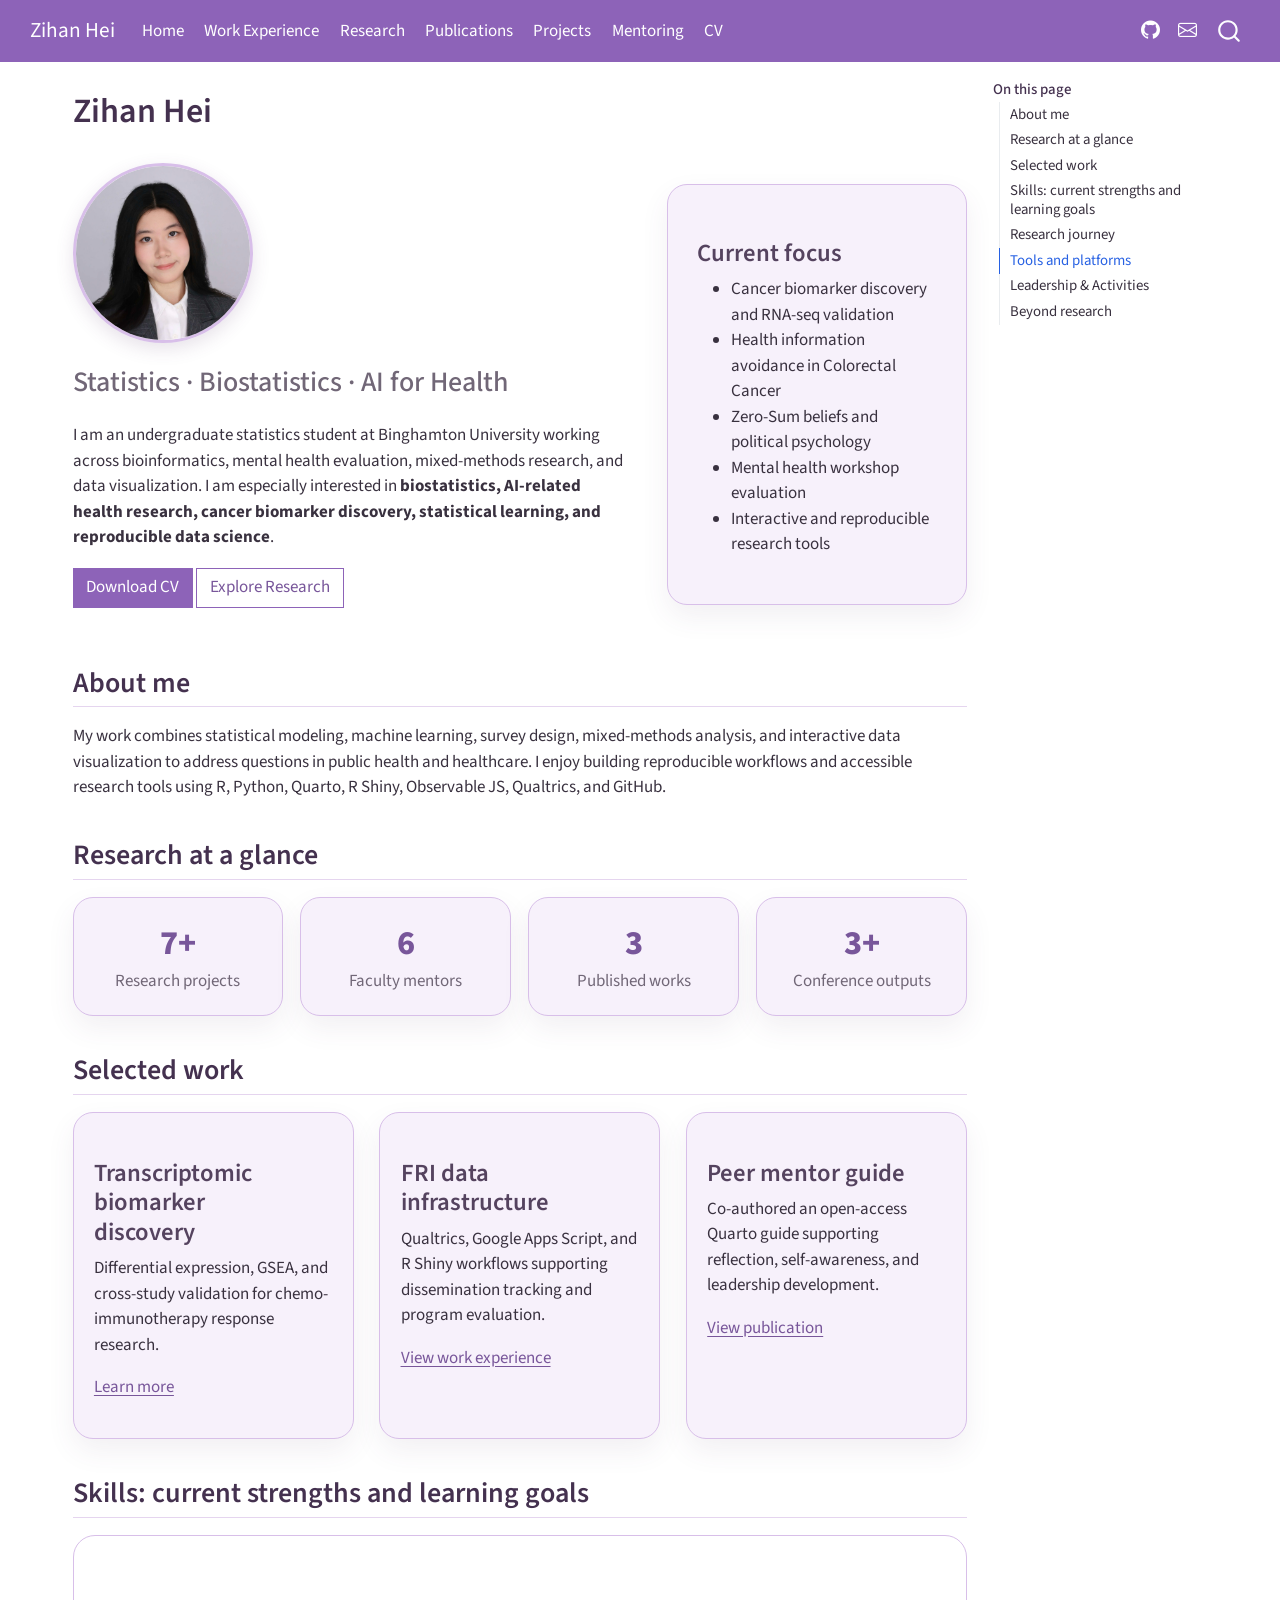
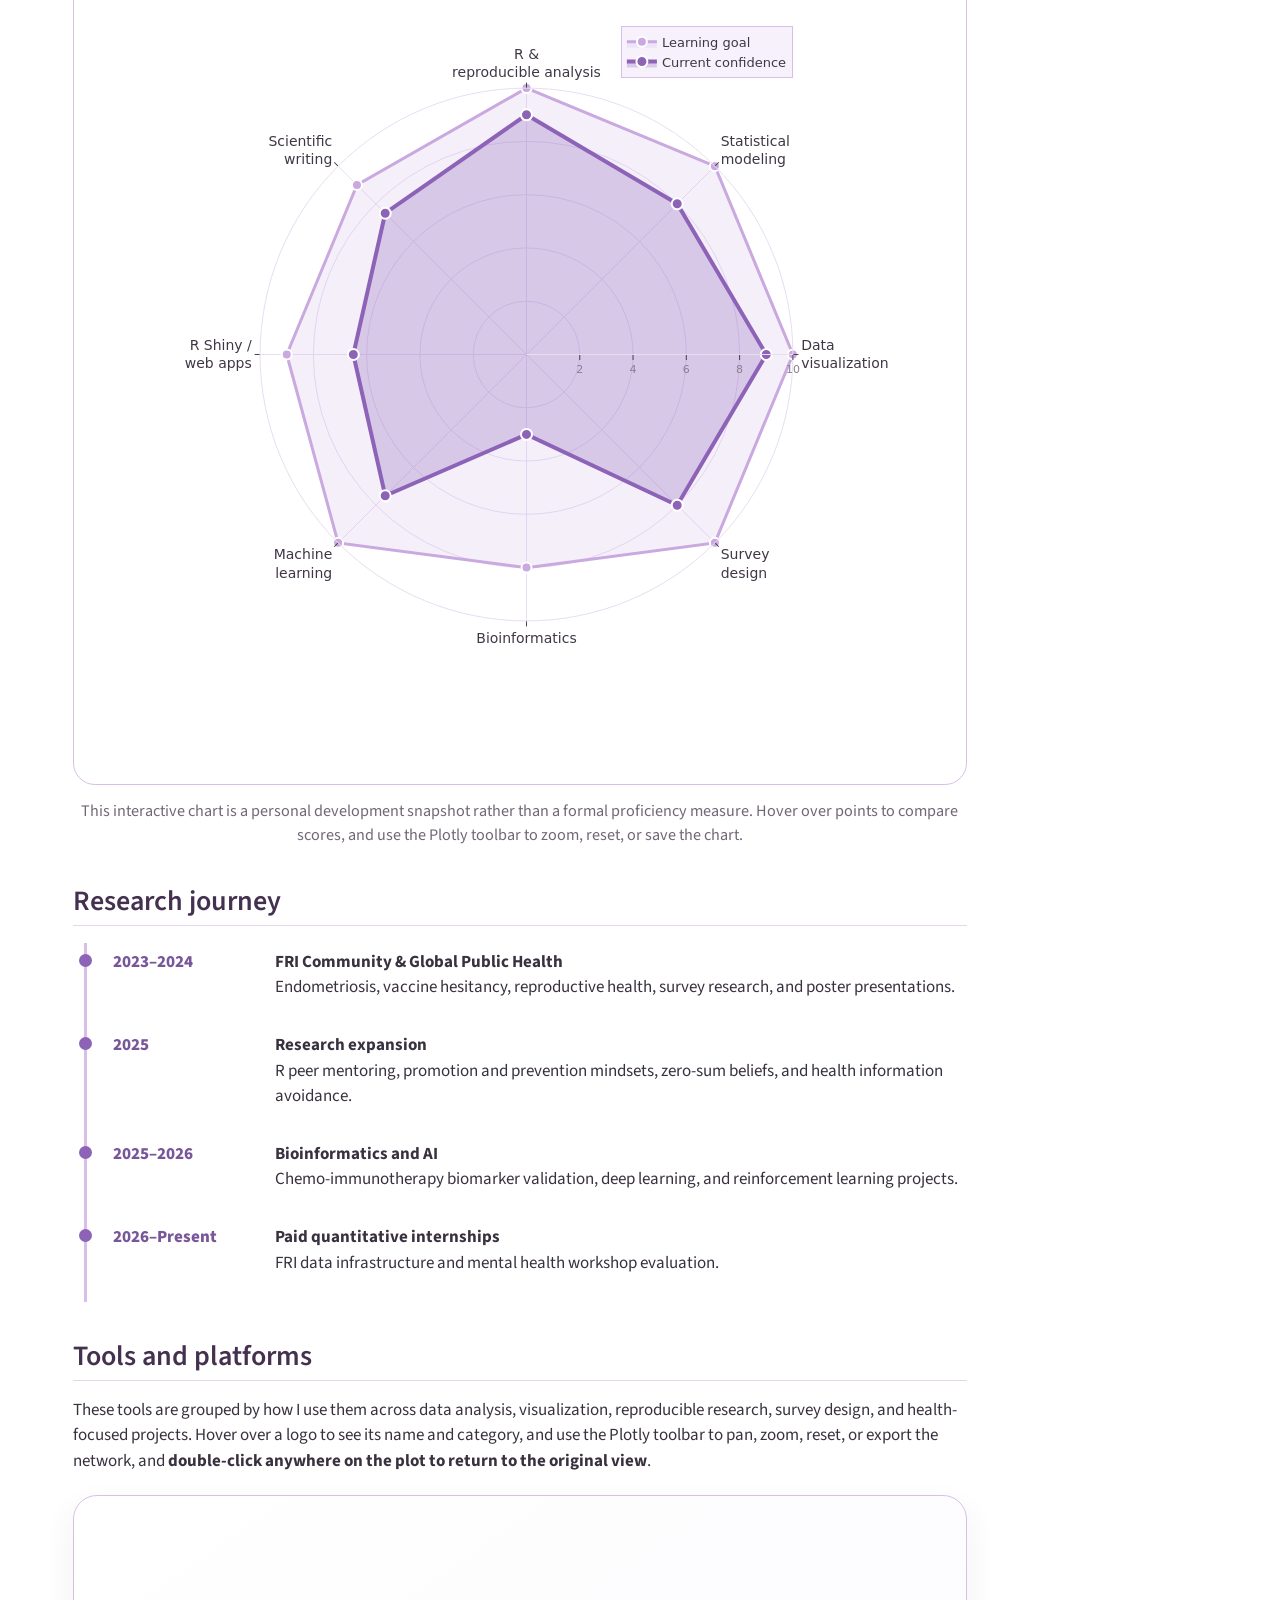
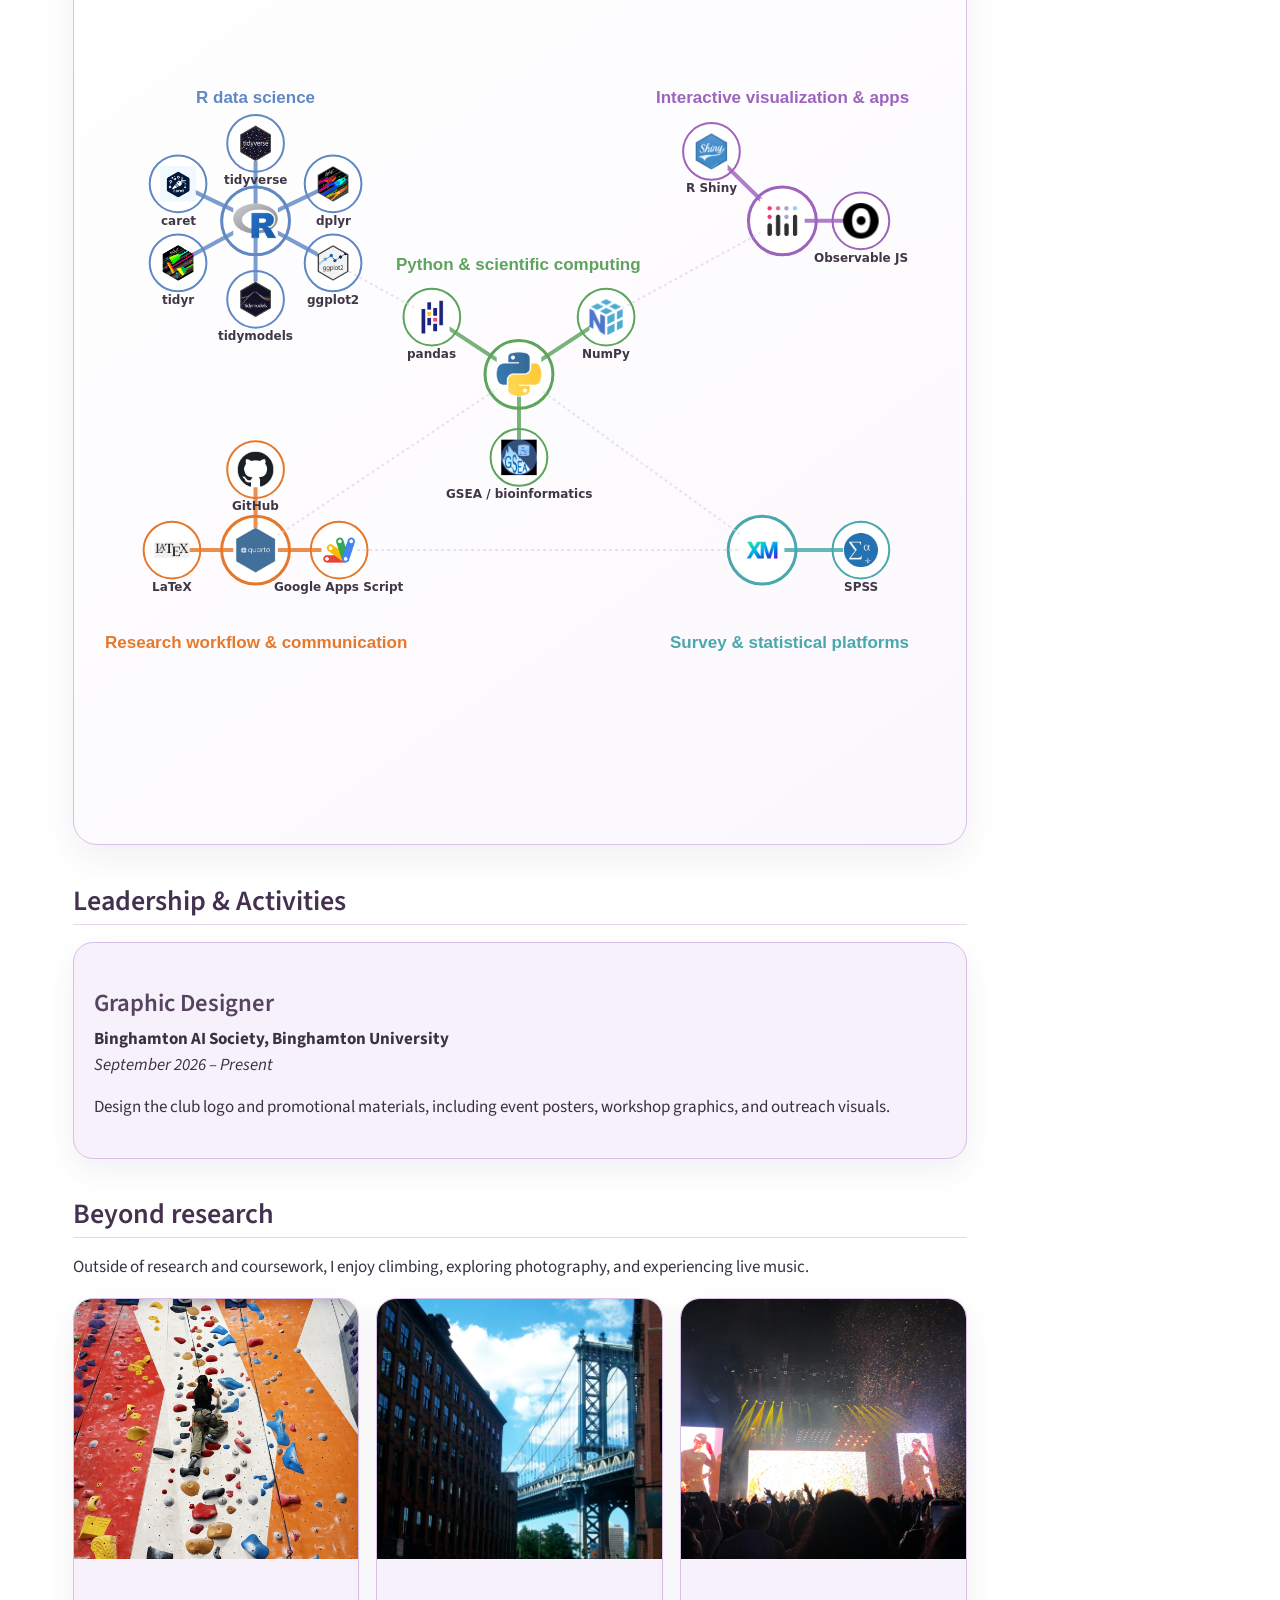
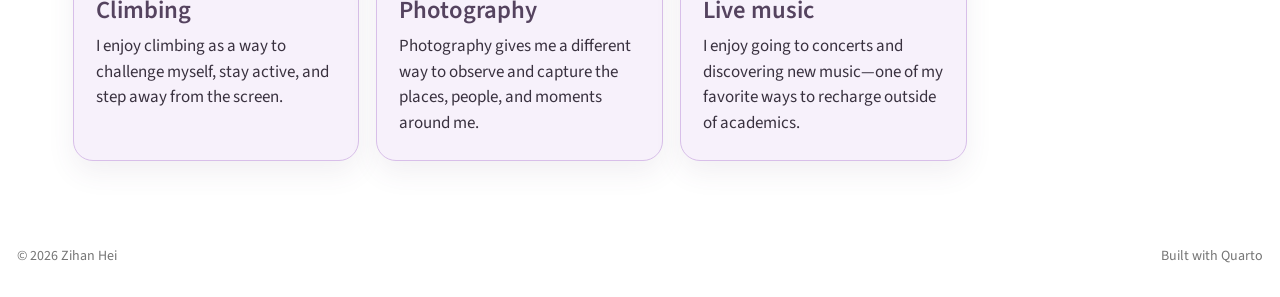
<file: index.html>
<!DOCTYPE html>
<html xmlns="http://www.w3.org/1999/xhtml" lang="en" xml:lang="en"><head>

<meta charset="utf-8">
<meta name="generator" content="quarto-1.10.18">

<meta name="viewport" content="width=device-width, initial-scale=1.0, user-scalable=yes">


<title>Zihan Hei</title>
<style>
/* Default styles provided by pandoc.
** See https://pandoc.org/MANUAL.html#variables-for-html for config info.
*/
span.smallcaps{font-variant: small-caps;}
div.columns{display: flex; gap: 1.5em;}
div.column{flex: auto;}
@media screen {
div.columns{gap: min(4vw, 1.5em);}
div.column{overflow-x: auto;}
}
div.hanging-indent{margin-left: 1.5em; text-indent: -1.5em;}
ul.task-list{list-style: none;}
ul.task-list li input[type="checkbox"] {
  width: 0.8em;
  margin: 0 0.8em 0.2em -1em; /* quarto-specific, see https://github.com/quarto-dev/quarto-cli/issues/4556 */ 
  vertical-align: middle;
}
</style>


<script src="site_libs/quarto-nav/quarto-nav.js"></script>
<script src="site_libs/quarto-nav/headroom.min.js"></script>
<script src="site_libs/clipboard/clipboard.min.js"></script>
<script src="site_libs/quarto-search/autocomplete.umd.js"></script>
<script src="site_libs/quarto-search/fuse.min.js"></script>
<script src="site_libs/quarto-search/quarto-search.js"></script>
<meta name="quarto:offset" content="./">
<link href="./assets/favicon.svg" rel="icon" type="image/svg+xml">
<script src="site_libs/quarto-html/quarto.js" type="module"></script>
<script src="site_libs/quarto-html/tabsets/tabsets.js" type="module"></script>
<script src="site_libs/quarto-html/popper.min.js"></script>
<script src="site_libs/quarto-html/tippy.umd.min.js"></script>
<script src="site_libs/quarto-html/anchor.min.js"></script>
<link href="site_libs/quarto-html/tippy.css" rel="stylesheet">
<link href="site_libs/quarto-html/quarto-syntax-highlighting-64a204ab8560d761af7679ceaba22944.css" rel="stylesheet" id="quarto-text-highlighting-styles">
<script src="site_libs/bootstrap/bootstrap.min.js"></script>
<link href="site_libs/bootstrap/bootstrap-icons.css" rel="stylesheet">
<link href="site_libs/bootstrap/bootstrap-5ff355f32169432f12e3b54c979a24ba.min.css" rel="stylesheet" append-hash="true" id="quarto-bootstrap" data-mode="light">
<script id="quarto-search-options" type="application/json">{
  "location": "navbar",
  "copy-button": false,
  "collapse-after": 3,
  "panel-placement": "end",
  "type": "overlay",
  "limit": 50,
  "keyboard-shortcut": [
    "f",
    "/",
    "s"
  ],
  "show-item-context": false,
  "language": {
    "search-no-results-text": "No results",
    "search-matching-documents-text": "matching documents",
    "search-copy-link-title": "Copy link to search",
    "search-hide-matches-text": "Hide additional matches",
    "search-more-match-text": "more match in this document",
    "search-more-matches-text": "more matches in this document",
    "search-clear-button-title": "Clear",
    "search-text-placeholder": "",
    "search-detached-cancel-button-title": "Cancel",
    "search-submit-button-title": "Submit",
    "search-label": "Search"
  }
}</script>
<style>html{ scroll-behavior: smooth; }</style>


<link rel="stylesheet" href="styles.css">
</head>

<body class="nav-fixed quarto-light">

<div id="quarto-search-results"></div>
  <header id="quarto-header" class="headroom fixed-top">
    <nav class="navbar navbar-expand-lg " data-bs-theme="dark">
      <div class="navbar-container container-fluid">
      <div class="navbar-brand-container mx-auto">
    <a class="navbar-brand" href="./index.html">
    <span class="navbar-title">Zihan Hei</span>
    </a>
  </div>
            <div id="quarto-search" class="" title="Search"></div>
          <button class="navbar-toggler" type="button" data-bs-toggle="collapse" data-bs-target="#navbarCollapse" aria-controls="navbarCollapse" role="menu" aria-expanded="false" aria-label="Toggle navigation" onclick="if (window.quartoToggleHeadroom) { window.quartoToggleHeadroom(); }">
  <span class="navbar-toggler-icon"></span>
</button>
          <div class="collapse navbar-collapse" id="navbarCollapse">
            <ul class="navbar-nav navbar-nav-scroll me-auto">
  <li class="nav-item">
    <a class="nav-link active" href="./index.html" aria-current="page"> 
<span class="menu-text">Home</span></a>
  </li>  
  <li class="nav-item">
    <a class="nav-link" href="./work-experience.html"> 
<span class="menu-text">Work Experience</span></a>
  </li>  
  <li class="nav-item">
    <a class="nav-link" href="./research.html"> 
<span class="menu-text">Research</span></a>
  </li>  
  <li class="nav-item">
    <a class="nav-link" href="./publications.html"> 
<span class="menu-text">Publications</span></a>
  </li>  
  <li class="nav-item">
    <a class="nav-link" href="./projects.html"> 
<span class="menu-text">Projects</span></a>
  </li>  
  <li class="nav-item">
    <a class="nav-link" href="./mentoring.html"> 
<span class="menu-text">Mentoring</span></a>
  </li>  
  <li class="nav-item">
    <a class="nav-link" href="./cv.html"> 
<span class="menu-text">CV</span></a>
  </li>  
</ul>
            <ul class="navbar-nav navbar-nav-scroll ms-auto">
  <li class="nav-item compact">
    <a class="nav-link" href="https://github.com/Zihan-Hei"> <i class="bi bi-github" role="img" aria-label="GitHub">
</i> 
<span class="menu-text"></span></a>
  </li>  
  <li class="nav-item compact">
    <a class="nav-link" href="mailto:zhei@binghamton.edu"> <i class="bi bi-envelope" role="img" aria-label="Email">
</i> 
<span class="menu-text"></span></a>
  </li>  
</ul>
          </div> <!-- /navcollapse -->
            <div class="quarto-navbar-tools">
</div>
      </div> <!-- /container-fluid -->
    </nav>
</header>
<!-- content -->
<div id="quarto-content" class="quarto-container page-columns page-rows-contents page-layout-full page-navbar">
<!-- sidebar -->
<!-- margin-sidebar -->
    <div id="quarto-margin-sidebar" class="sidebar margin-sidebar">
        <nav id="TOC" role="doc-toc" class="toc-active">
    <h2 id="toc-title">On this page</h2>
   
  <ul>
  <li><a href="#about-me" id="toc-about-me" class="nav-link active" data-scroll-target="#about-me">About me</a></li>
  <li><a href="#research-at-a-glance" id="toc-research-at-a-glance" class="nav-link" data-scroll-target="#research-at-a-glance">Research at a glance</a></li>
  <li><a href="#selected-work" id="toc-selected-work" class="nav-link" data-scroll-target="#selected-work">Selected work</a></li>
  <li><a href="#skills-current-strengths-and-learning-goals" id="toc-skills-current-strengths-and-learning-goals" class="nav-link" data-scroll-target="#skills-current-strengths-and-learning-goals">Skills: current strengths and learning goals</a></li>
  <li><a href="#research-journey" id="toc-research-journey" class="nav-link" data-scroll-target="#research-journey">Research journey</a></li>
  <li><a href="#tools-and-platforms" id="toc-tools-and-platforms" class="nav-link" data-scroll-target="#tools-and-platforms">Tools and platforms</a></li>
  <li><a href="#leadership-activities" id="toc-leadership-activities" class="nav-link" data-scroll-target="#leadership-activities">Leadership &amp; Activities</a>
  <ul class="collapse">
  <li><a href="#graphic-designer" id="toc-graphic-designer" class="nav-link" data-scroll-target="#graphic-designer">Graphic Designer</a></li>
  </ul></li>
  <li><a href="#beyond-research" id="toc-beyond-research" class="nav-link" data-scroll-target="#beyond-research">Beyond research</a></li>
  </ul>
</nav>
    </div>
<!-- main -->
<main class="content column-page-left" id="quarto-document-content"><header id="title-block-header" class="quarto-title-block"><h1 class="title display-7">
Zihan Hei
</h1></header>




<div class="hero">
<div class="hero-text">
<div class="profile-heading">

<p><img src="assets/images/profile.jpeg" alt="Zihan Hei" class="profile-photo"></p>
</div>
<section id="statistics-biostatistics-ai-for-health" class="level2">
<h2 class="anchored" data-anchor-id="statistics-biostatistics-ai-for-health">Statistics · Biostatistics · AI for Health</h2>
<p>I am an undergraduate statistics student at Binghamton University working across bioinformatics, mental health evaluation, mixed-methods research, and data visualization. I am especially interested in <strong>biostatistics, AI-related health research, cancer biomarker discovery, statistical learning, and reproducible data science</strong>.</p>
<p><a href="files/Zihan_Hei_CV.pdf" class="btn btn-primary">Download CV</a> <a href="./research.html" class="btn btn-outline-primary">Explore Research</a></p>
</section>
</div>
<section id="current-focus" class="level3 hero-card">
<h3 class="anchored" data-anchor-id="current-focus">Current focus</h3>
<ul>
<li>Cancer biomarker discovery and RNA-seq validation</li>
<li>Health information avoidance in Colorectal Cancer</li>
<li>Zero-Sum beliefs and political psychology</li>
<li>Mental health workshop evaluation</li>
<li>Interactive and reproducible research tools</li>
</ul>
</section>
</div>
<section id="about-me" class="level2">
<h2 class="anchored" data-anchor-id="about-me">About me</h2>
<p>My work combines statistical modeling, machine learning, survey design, mixed-methods analysis, and interactive data visualization to address questions in public health and healthcare. I enjoy building reproducible workflows and accessible research tools using R, Python, Quarto, R Shiny, Observable JS, Qualtrics, and GitHub.</p>
</section>
<section id="research-at-a-glance" class="level2">
<h2 class="anchored" data-anchor-id="research-at-a-glance">Research at a glance</h2>
<div class="stats-grid">
<div class="stat-card">
<div class="stat-number">
7+
</div>
<div class="stat-label">
Research projects
</div>
</div>
<div class="stat-card">
<div class="stat-number">
6
</div>
<div class="stat-label">
Faculty mentors
</div>
</div>
<div class="stat-card">
<div class="stat-number">
3
</div>
<div class="stat-label">
Published works
</div>
</div>
<div class="stat-card">
<div class="stat-number">
3+
</div>
<div class="stat-label">
Conference outputs
</div>
</div>
</div>
</section>
<section id="selected-work" class="level2">
<h2 class="anchored" data-anchor-id="selected-work">Selected work</h2>
<div class="grid">
<section id="transcriptomic-biomarker-discovery" class="level3 g-col-12 g-col-md-4 project-card">
<h3 class="anchored" data-anchor-id="transcriptomic-biomarker-discovery">Transcriptomic biomarker discovery</h3>
<p>Differential expression, GSEA, and cross-study validation for chemo-immunotherapy response research.</p>
<p><a href="./research.html#chemo-immunotherapy-biomarker-discovery">Learn more</a></p>
</section>
<section id="fri-data-infrastructure" class="level3 g-col-12 g-col-md-4 project-card">
<h3 class="anchored" data-anchor-id="fri-data-infrastructure">FRI data infrastructure</h3>
<p>Qualtrics, Google Apps Script, and R Shiny workflows supporting dissemination tracking and program evaluation.</p>
<p><a href="./work-experience.html#quantitative-intern-first-year-research-immersion-program">View work experience</a></p>
</section>
<section id="peer-mentor-guide" class="level3 g-col-12 g-col-md-4 project-card">
<h3 class="anchored" data-anchor-id="peer-mentor-guide">Peer mentor guide</h3>
<p>Co-authored an open-access Quarto guide supporting reflection, self-awareness, and leadership development.</p>
<p><a href="./publications.html#technical-publications">View publication</a></p>
</section>
</div>
</section>
<section id="skills-current-strengths-and-learning-goals" class="level2">
<h2 class="anchored" data-anchor-id="skills-current-strengths-and-learning-goals">Skills: current strengths and learning goals</h2>
<div id="skills-radar" class="viz-panel radar-panel" aria-label="Interactive skills radar chart">

</div>
<p class="viz-note">
This interactive chart is a personal development snapshot rather than a formal proficiency measure. Hover over points to compare scores, and use the Plotly toolbar to zoom, reset, or save the chart.
</p>
</section>
<section id="research-journey" class="level2">
<h2 class="anchored" data-anchor-id="research-journey">Research journey</h2>
<div class="timeline">
<div class="timeline-item">
<div class="timeline-year">
2023–2024
</div>
<div>
<strong>FRI Community &amp; Global Public Health</strong><br>Endometriosis, vaccine hesitancy, reproductive health, survey research, and poster presentations.
</div>
</div>
<div class="timeline-item">
<div class="timeline-year">
2025
</div>
<div>
<strong>Research expansion</strong><br>R peer mentoring, promotion and prevention mindsets, zero-sum beliefs, and health information avoidance.
</div>
</div>
<div class="timeline-item">
<div class="timeline-year">
2025–2026
</div>
<div>
<strong>Bioinformatics and AI</strong><br>Chemo-immunotherapy biomarker validation, deep learning, and reinforcement learning projects.
</div>
</div>
<div class="timeline-item">
<div class="timeline-year">
2026–Present
</div>
<div>
<strong>Paid quantitative internships</strong><br>FRI data infrastructure and mental health workshop evaluation.
</div>
</div>
</div>
</section>
<section id="tools-and-platforms" class="level2">
<h2 class="anchored" data-anchor-id="tools-and-platforms">Tools and platforms</h2>
<p>These tools are grouped by how I use them across data analysis, visualization, reproducible research, survey design, and health-focused projects. Hover over a logo to see its name and category, and use the Plotly toolbar to pan, zoom, reset, or export the network, and <strong>double-click anywhere on the plot to return to the original view</strong>.</p>
<div id="tools-network-plotly" class="tools-network-plotly" aria-label="Interactive network of tools and platforms">

</div>
</section>
<section id="leadership-activities" class="level2">
<h2 class="anchored" data-anchor-id="leadership-activities">Leadership &amp; Activities</h2>
<section id="graphic-designer" class="level3 project-card">
<h3 class="anchored" data-anchor-id="graphic-designer">Graphic Designer</h3>
<p><strong>Binghamton AI Society, Binghamton University</strong><br>
<em>September 2026 – Present</em></p>
<p>Design the club logo and promotional materials, including event posters, workshop graphics, and outreach visuals.</p>
</section>
</section>
<section id="beyond-research" class="level2">
<h2 class="anchored" data-anchor-id="beyond-research">Beyond research</h2>
<p>Outside of research and coursework, I enjoy climbing, exploring photography, and experiencing live music.</p>
<div class="photo-grid">
<div class="photo-card">
<p><img src="assets/photos/climbing.jpeg" class="hobby-photo img-fluid"></p>
<section id="climbing" class="level3 photo-caption">
<h3 class="anchored" data-anchor-id="climbing">Climbing</h3>
<p>I enjoy climbing as a way to challenge myself, stay active, and step away from the screen.</p>
</section>
</div>
<div class="photo-card">
<p><img src="assets/photos/photography.jpeg" class="hobby-photo img-fluid"></p>
<section id="photography" class="level3 photo-caption">
<h3 class="anchored" data-anchor-id="photography">Photography</h3>
<p>Photography gives me a different way to observe and capture the places, people, and moments around me.</p>
</section>
</div>
<div class="photo-card">
<p><img src="assets/photos/concert.jpeg" class="hobby-photo img-fluid"></p>
<section id="live-music" class="level3 photo-caption">
<h3 class="anchored" data-anchor-id="live-music">Live music</h3>
<p>I enjoy going to concerts and discovering new music—one of my favorite ways to recharge outside of academics.</p>
</section>
</div>
</div>
<script src="assets/plotly.min.js"></script>
<script src="assets/visualizations.js"></script>


</section>

</main> <!-- /main -->
<script id="quarto-html-after-body" type="application/javascript">
  window.document.addEventListener("DOMContentLoaded", function (event) {
    const icon = "";
    const anchorJS = new window.AnchorJS();
    anchorJS.options = {
      placement: 'right',
      icon: icon
    };
    anchorJS.add('.anchored');
    const isCodeAnnotation = (el) => {
      for (const clz of el.classList) {
        if (clz.startsWith('code-annotation-')) {                     
          return true;
        }
      }
      return false;
    }
    const onCopySuccess = function(e) {
      // button target
      const button = e.trigger;
      // don't keep focus
      button.blur();
      // flash "checked"
      button.classList.add('code-copy-button-checked');
      var currentTitle = button.getAttribute("title");
      button.setAttribute("title", "Copied!");
      let tooltip;
      if (window.bootstrap) {
        button.setAttribute("data-bs-toggle", "tooltip");
        button.setAttribute("data-bs-placement", "left");
        button.setAttribute("data-bs-title", "Copied!");
        tooltip = new bootstrap.Tooltip(button, 
          { trigger: "manual", 
            customClass: "code-copy-button-tooltip",
            offset: [0, -8]});
        tooltip.show();    
      }
      setTimeout(function() {
        if (tooltip) {
          tooltip.hide();
          button.removeAttribute("data-bs-title");
          button.removeAttribute("data-bs-toggle");
          button.removeAttribute("data-bs-placement");
        }
        button.setAttribute("title", currentTitle);
        button.classList.remove('code-copy-button-checked');
      }, 1000);
      // clear code selection
      e.clearSelection();
    }
    const getTextToCopy = function(trigger) {
      const outerScaffold = trigger.parentElement.cloneNode(true);
      const codeEl = outerScaffold.querySelector('code');
      for (const childEl of codeEl.children) {
        if (isCodeAnnotation(childEl)) {
          childEl.remove();
        }
      }
      return codeEl.innerText;
    }
    const clipboard = new window.ClipboardJS('.code-copy-button:not([data-in-quarto-modal])', {
      text: getTextToCopy
    });
    clipboard.on('success', onCopySuccess);
    if (window.document.getElementById('quarto-embedded-source-code-modal')) {
      const clipboardModal = new window.ClipboardJS('.code-copy-button[data-in-quarto-modal]', {
        text: getTextToCopy,
        container: window.document.getElementById('quarto-embedded-source-code-modal')
      });
      clipboardModal.on('success', onCopySuccess);
    }
      var localhostRegex = new RegExp(/^(?:http|https):\/\/localhost\:?[0-9]*\//);
      var mailtoRegex = new RegExp(/^mailto:/);
        var filterRegex = new RegExp("https:\/\/Zihan-Hei\.github\.io\/zihan-academic-website\/");
      var isInternal = (href) => {
          return filterRegex.test(href) || localhostRegex.test(href) || mailtoRegex.test(href);
      }
      // Inspect non-navigation links and adorn them if external
     var links = window.document.querySelectorAll('a[href]:not(.nav-link):not(.navbar-brand):not(.toc-action):not(.sidebar-link):not(.sidebar-item-toggle):not(.pagination-link):not(.no-external):not([aria-hidden]):not(.dropdown-item):not(.quarto-navigation-tool):not(.about-link)');
      for (var i=0; i<links.length; i++) {
        const link = links[i];
        if (!isInternal(link.href)) {
          // undo the damage that might have been done by quarto-nav.js in the case of
          // links that we want to consider external
          if (link.dataset.originalHref !== undefined) {
            link.href = link.dataset.originalHref;
          }
            // target, if specified
            link.setAttribute("target", "_blank");
            if (link.getAttribute("rel") === null) {
              link.setAttribute("rel", "noopener");
            }
        }
      }
    function tippyHover(el, contentFn, onTriggerFn, onUntriggerFn) {
      const config = {
        allowHTML: true,
        maxWidth: 500,
        delay: 100,
        arrow: false,
        appendTo: function(el) {
            return el.parentElement;
        },
        interactive: true,
        interactiveBorder: 10,
        theme: 'quarto',
        placement: 'bottom-start',
      };
      if (contentFn) {
        config.content = contentFn;
      }
      if (onTriggerFn) {
        config.onTrigger = onTriggerFn;
      }
      if (onUntriggerFn) {
        config.onUntrigger = onUntriggerFn;
      }
      window.tippy(el, config); 
    }
    const noterefs = window.document.querySelectorAll('a[role="doc-noteref"]');
    for (var i=0; i<noterefs.length; i++) {
      const ref = noterefs[i];
      tippyHover(ref, function() {
        // use id or data attribute instead here
        let href = ref.getAttribute('data-footnote-href') || ref.getAttribute('href');
        try { href = new URL(href).hash; } catch {}
        const id = href.replace(/^#\/?/, "");
        const note = window.document.getElementById(id);
        if (note) {
          return note.innerHTML;
        } else {
          return "";
        }
      });
    }
    const xrefs = window.document.querySelectorAll('a.quarto-xref');
    const processXRef = (id, note) => {
      // Strip column container classes
      const stripColumnClz = (el) => {
        el.classList.remove("page-full", "page-columns");
        if (el.children) {
          for (const child of el.children) {
            stripColumnClz(child);
          }
        }
      }
      stripColumnClz(note)
      if (id === null || id.startsWith('sec-')) {
        // Special case sections, only their first couple elements
        const container = document.createElement("div");
        if (note.children && note.children.length > 2) {
          container.appendChild(note.children[0].cloneNode(true));
          for (let i = 1; i < note.children.length; i++) {
            const child = note.children[i];
            if (child.tagName === "P" && child.innerText === "") {
              continue;
            } else {
              container.appendChild(child.cloneNode(true));
              break;
            }
          }
          if (window.Quarto?.typesetMath) {
            window.Quarto.typesetMath(container);
          }
          return container.innerHTML
        } else {
          if (window.Quarto?.typesetMath) {
            window.Quarto.typesetMath(note);
          }
          return note.innerHTML;
        }
      } else {
        // Remove any anchor links if they are present
        const anchorLink = note.querySelector('a.anchorjs-link');
        if (anchorLink) {
          anchorLink.remove();
        }
        if (window.Quarto?.typesetMath) {
          window.Quarto.typesetMath(note);
        }
        if (note.classList.contains("callout")) {
          return note.outerHTML;
        } else {
          return note.innerHTML;
        }
      }
    }
    for (var i=0; i<xrefs.length; i++) {
      const xref = xrefs[i];
      tippyHover(xref, undefined, function(instance) {
        instance.disable();
        let url = xref.getAttribute('href');
        let hash = undefined; 
        if (url.startsWith('#')) {
          hash = url;
        } else {
          try { hash = new URL(url).hash; } catch {}
        }
        if (hash) {
          const id = hash.replace(/^#\/?/, "");
          const note = window.document.getElementById(id);
          if (note !== null) {
            try {
              const html = processXRef(id, note.cloneNode(true));
              instance.setContent(html);
            } finally {
              instance.enable();
              instance.show();
            }
          } else {
            // See if we can fetch this
            fetch(url.split('#')[0])
            .then(res => res.text())
            .then(html => {
              const parser = new DOMParser();
              const htmlDoc = parser.parseFromString(html, "text/html");
              const note = htmlDoc.getElementById(id);
              if (note !== null) {
                const html = processXRef(id, note);
                instance.setContent(html);
              } 
            }).finally(() => {
              instance.enable();
              instance.show();
            });
          }
        } else {
          // See if we can fetch a full url (with no hash to target)
          // This is a special case and we should probably do some content thinning / targeting
          fetch(url)
          .then(res => res.text())
          .then(html => {
            const parser = new DOMParser();
            const htmlDoc = parser.parseFromString(html, "text/html");
            const note = htmlDoc.querySelector('main.content');
            if (note !== null) {
              // This should only happen for chapter cross references
              // (since there is no id in the URL)
              // remove the first header
              if (note.children.length > 0 && note.children[0].tagName === "HEADER") {
                note.children[0].remove();
              }
              const html = processXRef(null, note);
              instance.setContent(html);
            } 
          }).finally(() => {
            instance.enable();
            instance.show();
          });
        }
      }, function(instance) {
      });
    }
        let selectedAnnoteEl;
        const selectorForAnnotation = ( cell, annotation) => {
          let cellAttr = 'data-code-cell="' + cell + '"';
          let lineAttr = 'data-code-annotation="' +  annotation + '"';
          const selector = 'span[' + cellAttr + '][' + lineAttr + ']';
          return selector;
        }
        const selectCodeLines = (annoteEl) => {
          const doc = window.document;
          const targetCell = annoteEl.getAttribute("data-target-cell");
          const targetAnnotation = annoteEl.getAttribute("data-target-annotation");
          const annoteSpan = window.document.querySelector(selectorForAnnotation(targetCell, targetAnnotation));
          const lines = annoteSpan.getAttribute("data-code-lines").split(",");
          const lineIds = lines.map((line) => {
            return targetCell + "-" + line;
          })
          let top = null;
          let height = null;
          let parent = null;
          if (lineIds.length > 0) {
              //compute the position of the single el (top and bottom and make a div)
              const el = window.document.getElementById(lineIds[0]);
              top = el.offsetTop;
              height = el.offsetHeight;
              parent = el.parentElement.parentElement;
            if (lineIds.length > 1) {
              const lastEl = window.document.getElementById(lineIds[lineIds.length - 1]);
              const bottom = lastEl.offsetTop + lastEl.offsetHeight;
              height = bottom - top;
            }
            if (top !== null && height !== null && parent !== null) {
              // cook up a div (if necessary) and position it 
              let div = window.document.getElementById("code-annotation-line-highlight");
              if (div === null) {
                div = window.document.createElement("div");
                div.setAttribute("id", "code-annotation-line-highlight");
                div.style.position = 'absolute';
                parent.appendChild(div);
              }
              div.style.top = top - 2 + "px";
              div.style.height = height + 4 + "px";
              div.style.left = 0;
              let gutterDiv = window.document.getElementById("code-annotation-line-highlight-gutter");
              if (gutterDiv === null) {
                gutterDiv = window.document.createElement("div");
                gutterDiv.setAttribute("id", "code-annotation-line-highlight-gutter");
                gutterDiv.style.position = 'absolute';
                const codeCell = window.document.getElementById(targetCell);
                const gutter = codeCell.querySelector('.code-annotation-gutter');
                gutter.appendChild(gutterDiv);
              }
              gutterDiv.style.top = top - 2 + "px";
              gutterDiv.style.height = height + 4 + "px";
            }
            selectedAnnoteEl = annoteEl;
          }
        };
        const unselectCodeLines = () => {
          const elementsIds = ["code-annotation-line-highlight", "code-annotation-line-highlight-gutter"];
          elementsIds.forEach((elId) => {
            const div = window.document.getElementById(elId);
            if (div) {
              div.remove();
            }
          });
          selectedAnnoteEl = undefined;
        };
          // Handle positioning of the toggle
      window.addEventListener(
        "resize",
        throttle(() => {
          elRect = undefined;
          if (selectedAnnoteEl) {
            selectCodeLines(selectedAnnoteEl);
          }
        }, 10)
      );
      function throttle(fn, ms) {
      let throttle = false;
      let timer;
        return (...args) => {
          if(!throttle) { // first call gets through
              fn.apply(this, args);
              throttle = true;
          } else { // all the others get throttled
              if(timer) clearTimeout(timer); // cancel #2
              timer = setTimeout(() => {
                fn.apply(this, args);
                timer = throttle = false;
              }, ms);
          }
        };
      }
        // Attach click handler to the DT
        const annoteDls = window.document.querySelectorAll('dt[data-target-cell]');
        for (const annoteDlNode of annoteDls) {
          annoteDlNode.addEventListener('click', (event) => {
            const clickedEl = event.target;
            if (clickedEl !== selectedAnnoteEl) {
              unselectCodeLines();
              const activeEl = window.document.querySelector('dt[data-target-cell].code-annotation-active');
              if (activeEl) {
                activeEl.classList.remove('code-annotation-active');
              }
              selectCodeLines(clickedEl);
              clickedEl.classList.add('code-annotation-active');
            } else {
              // Unselect the line
              unselectCodeLines();
              clickedEl.classList.remove('code-annotation-active');
            }
          });
        }
    const findCites = (el) => {
      const parentEl = el.parentElement;
      if (parentEl) {
        const cites = parentEl.dataset.cites;
        if (cites) {
          return {
            el,
            cites: cites.split(' ')
          };
        } else {
          return findCites(el.parentElement)
        }
      } else {
        return undefined;
      }
    };
    var bibliorefs = window.document.querySelectorAll('a[role="doc-biblioref"]');
    for (var i=0; i<bibliorefs.length; i++) {
      const ref = bibliorefs[i];
      const citeInfo = findCites(ref);
      if (citeInfo) {
        tippyHover(citeInfo.el, function() {
          var popup = window.document.createElement('div');
          citeInfo.cites.forEach(function(cite) {
            var citeDiv = window.document.createElement('div');
            citeDiv.classList.add('hanging-indent');
            citeDiv.classList.add('csl-entry');
            var biblioDiv = window.document.getElementById('ref-' + cite);
            if (biblioDiv) {
              citeDiv.innerHTML = biblioDiv.innerHTML;
            }
            popup.appendChild(citeDiv);
          });
          return popup.innerHTML;
        });
      }
    }
  });
  </script>
</div> <!-- /content -->
<footer class="footer">
  <div class="nav-footer">
    <div class="nav-footer-left">
<p>© 2026 Zihan Hei</p>
</div>   
    <div class="nav-footer-center">
      &nbsp;
    </div>
    <div class="nav-footer-right">
<p>Built with Quarto</p>
</div>
  </div>
</footer>




<script src="site_libs/quarto-html/zenscroll-min.js"></script>
</body></html>
</file>
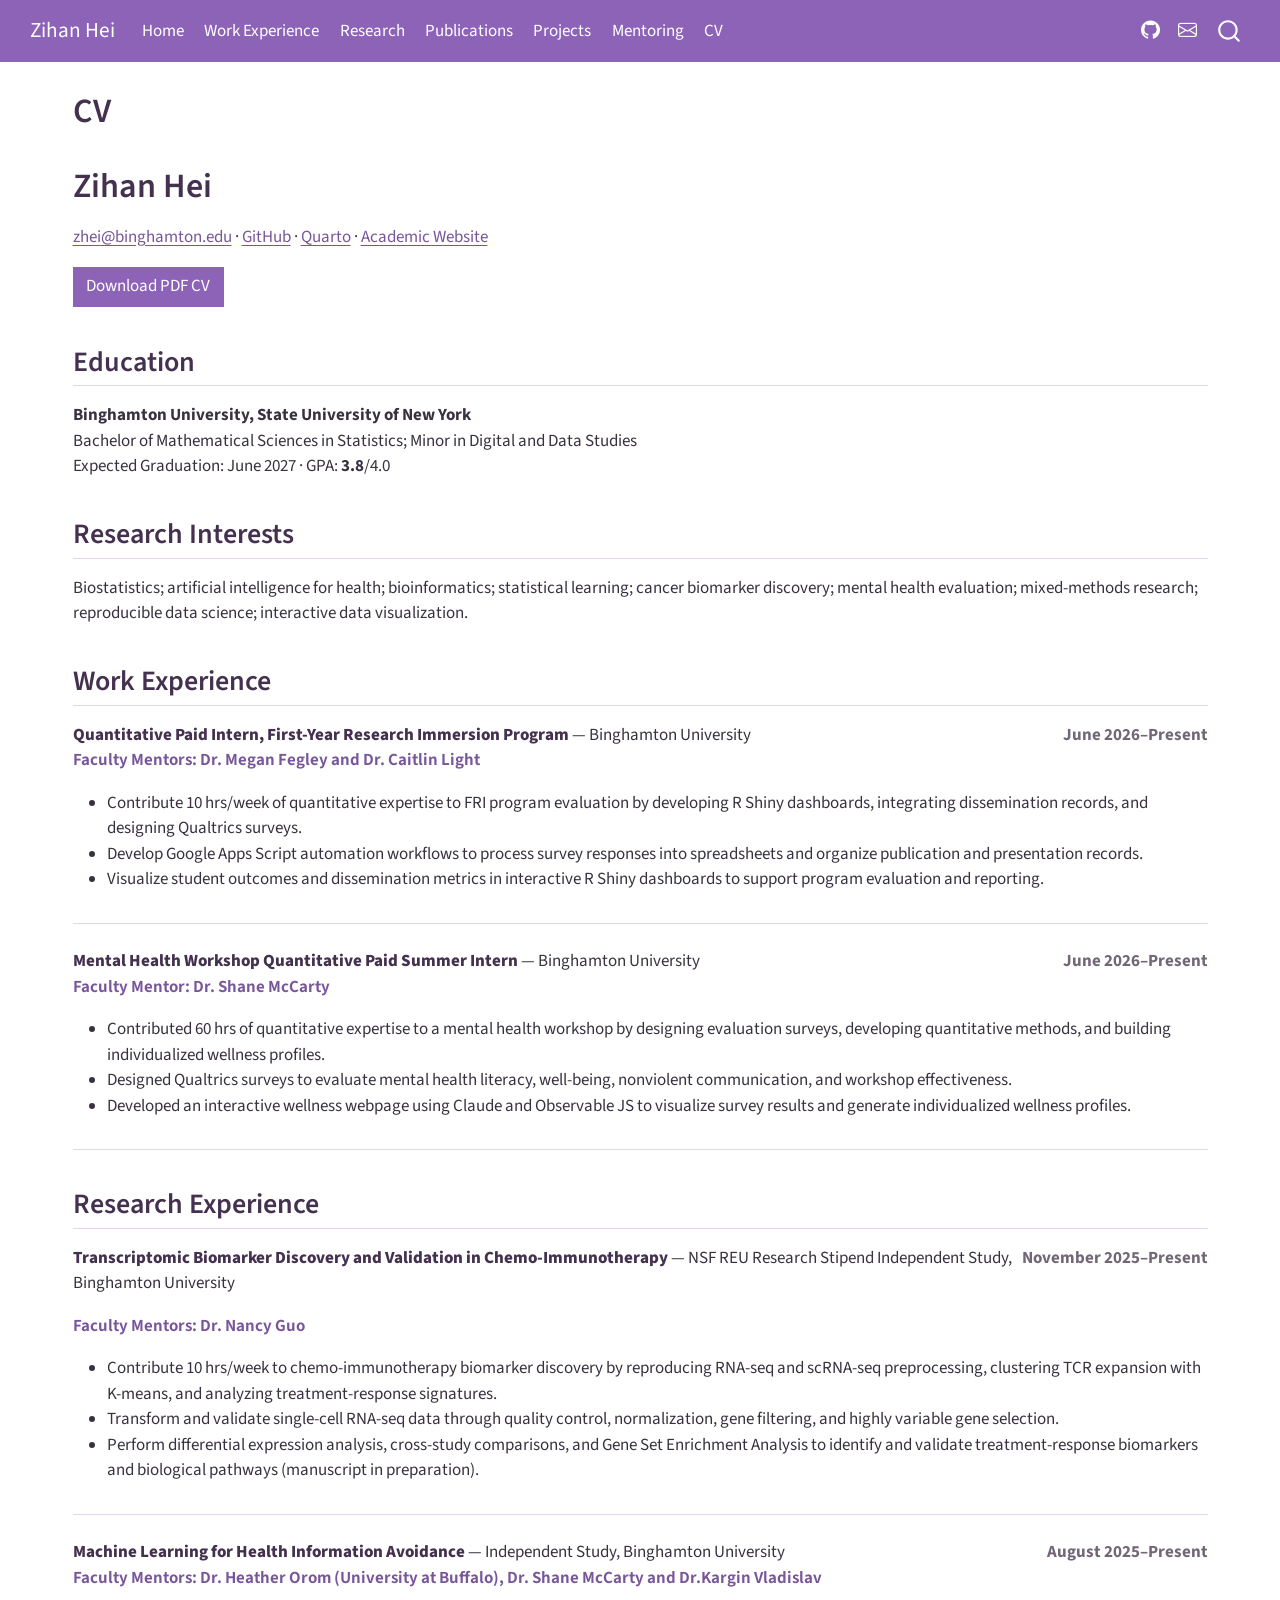
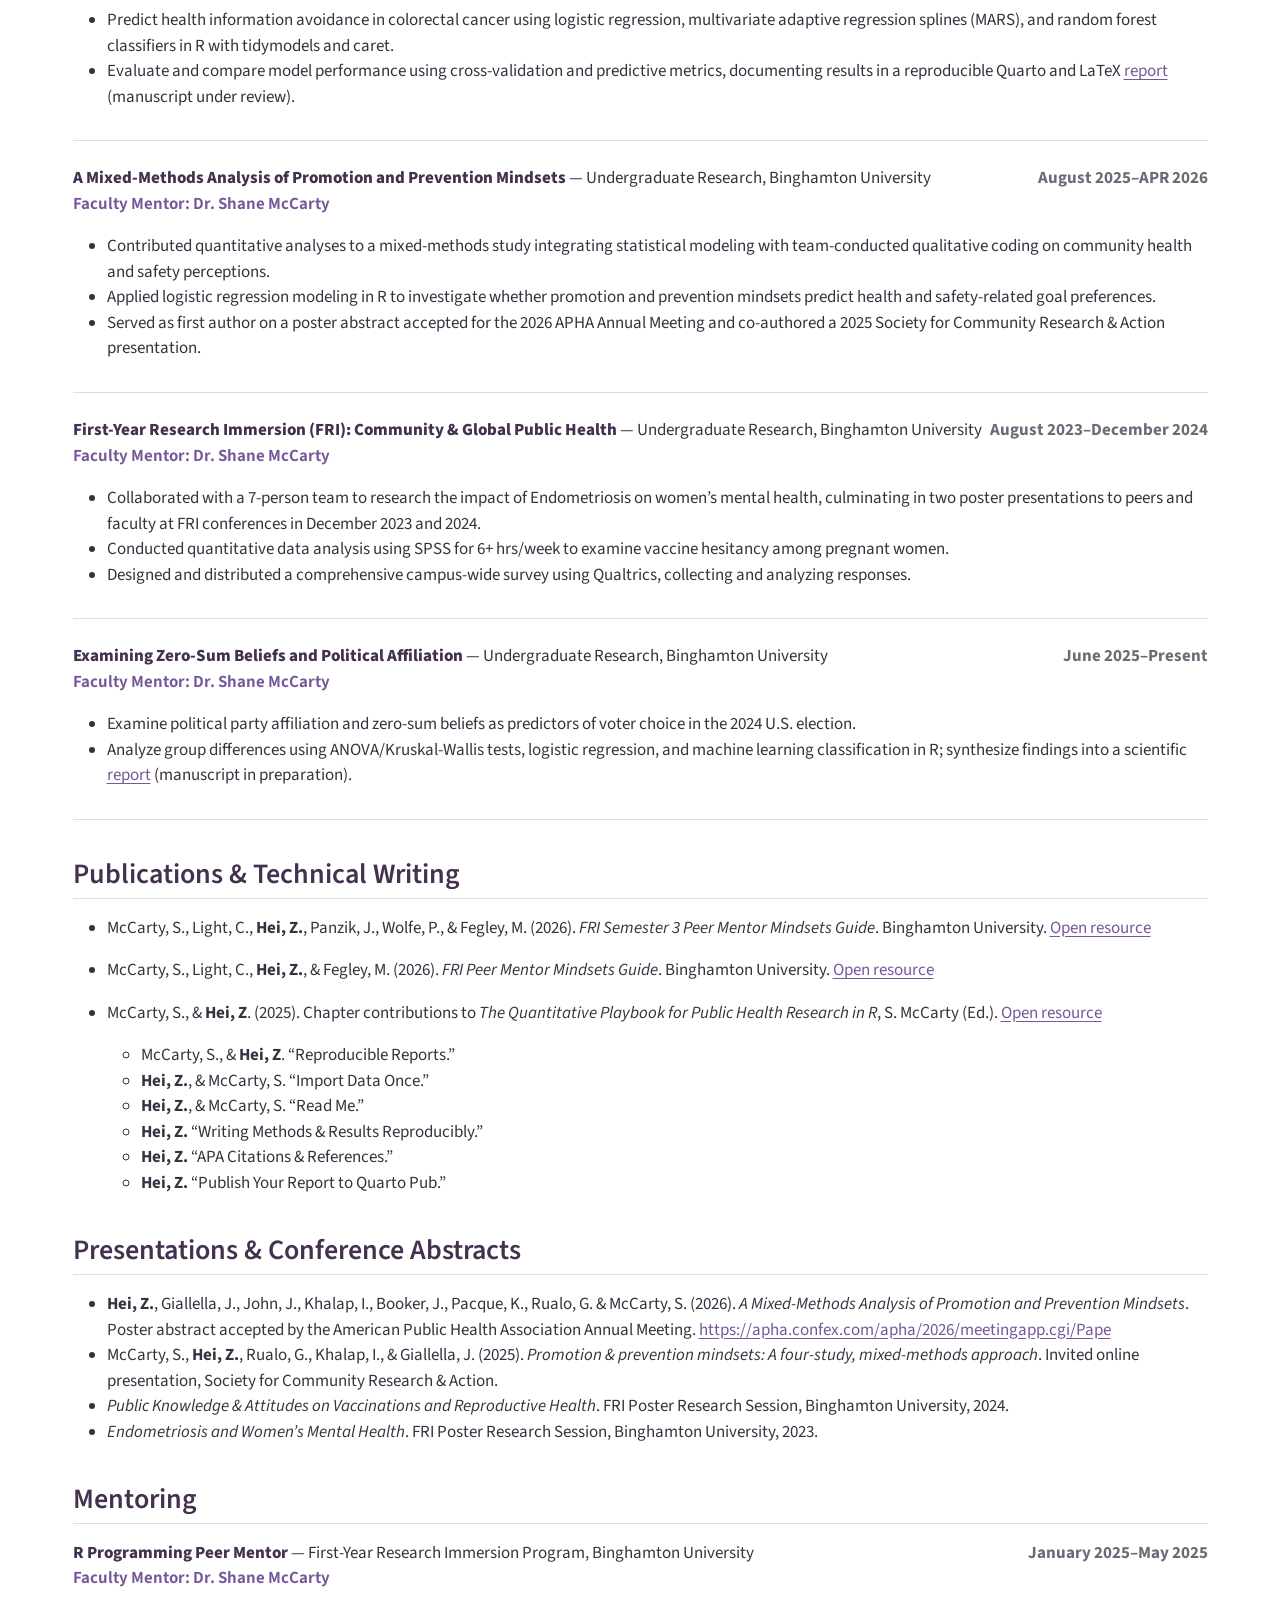
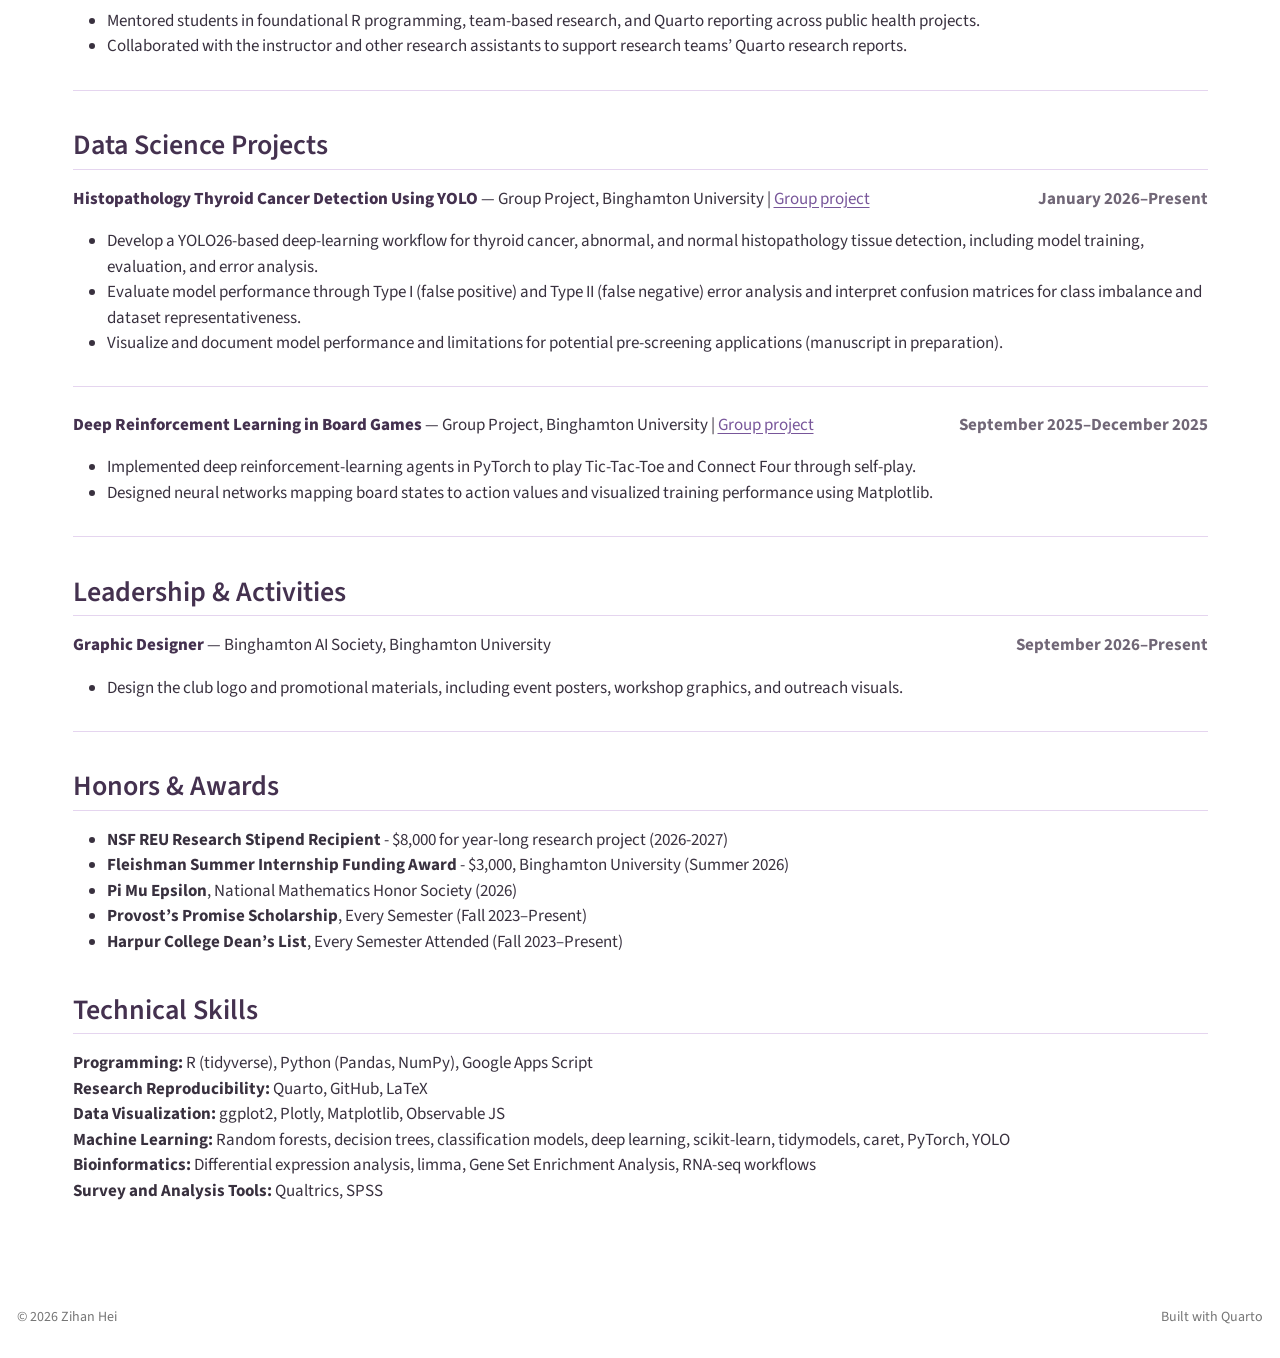
<file: cv.html>
<!DOCTYPE html>
<html xmlns="http://www.w3.org/1999/xhtml" lang="en" xml:lang="en"><head>

<meta charset="utf-8">
<meta name="generator" content="quarto-1.10.18">

<meta name="viewport" content="width=device-width, initial-scale=1.0, user-scalable=yes">


<title>CV – Zihan Hei</title>
<style>
/* Default styles provided by pandoc.
** See https://pandoc.org/MANUAL.html#variables-for-html for config info.
*/
span.smallcaps{font-variant: small-caps;}
div.columns{display: flex; gap: 1.5em;}
div.column{flex: auto;}
@media screen {
div.columns{gap: min(4vw, 1.5em);}
div.column{overflow-x: auto;}
}
div.hanging-indent{margin-left: 1.5em; text-indent: -1.5em;}
ul.task-list{list-style: none;}
ul.task-list li input[type="checkbox"] {
  width: 0.8em;
  margin: 0 0.8em 0.2em -1em; /* quarto-specific, see https://github.com/quarto-dev/quarto-cli/issues/4556 */ 
  vertical-align: middle;
}
</style>


<script src="site_libs/quarto-nav/quarto-nav.js"></script>
<script src="site_libs/quarto-nav/headroom.min.js"></script>
<script src="site_libs/clipboard/clipboard.min.js"></script>
<script src="site_libs/quarto-search/autocomplete.umd.js"></script>
<script src="site_libs/quarto-search/fuse.min.js"></script>
<script src="site_libs/quarto-search/quarto-search.js"></script>
<meta name="quarto:offset" content="./">
<link href="./assets/favicon.svg" rel="icon" type="image/svg+xml">
<script src="site_libs/quarto-html/quarto.js" type="module"></script>
<script src="site_libs/quarto-html/tabsets/tabsets.js" type="module"></script>
<script src="site_libs/quarto-html/popper.min.js"></script>
<script src="site_libs/quarto-html/tippy.umd.min.js"></script>
<script src="site_libs/quarto-html/anchor.min.js"></script>
<link href="site_libs/quarto-html/tippy.css" rel="stylesheet">
<link href="site_libs/quarto-html/quarto-syntax-highlighting-64a204ab8560d761af7679ceaba22944.css" rel="stylesheet" id="quarto-text-highlighting-styles">
<script src="site_libs/bootstrap/bootstrap.min.js"></script>
<link href="site_libs/bootstrap/bootstrap-icons.css" rel="stylesheet">
<link href="site_libs/bootstrap/bootstrap-5ff355f32169432f12e3b54c979a24ba.min.css" rel="stylesheet" append-hash="true" id="quarto-bootstrap" data-mode="light">
<script id="quarto-search-options" type="application/json">{
  "location": "navbar",
  "copy-button": false,
  "collapse-after": 3,
  "panel-placement": "end",
  "type": "overlay",
  "limit": 50,
  "keyboard-shortcut": [
    "f",
    "/",
    "s"
  ],
  "show-item-context": false,
  "language": {
    "search-no-results-text": "No results",
    "search-matching-documents-text": "matching documents",
    "search-copy-link-title": "Copy link to search",
    "search-hide-matches-text": "Hide additional matches",
    "search-more-match-text": "more match in this document",
    "search-more-matches-text": "more matches in this document",
    "search-clear-button-title": "Clear",
    "search-text-placeholder": "",
    "search-detached-cancel-button-title": "Cancel",
    "search-submit-button-title": "Submit",
    "search-label": "Search"
  }
}</script>
<style>html{ scroll-behavior: smooth; }</style>


<link rel="stylesheet" href="styles.css">
</head>

<body class="nav-fixed quarto-light">

<div id="quarto-search-results"></div>
  <header id="quarto-header" class="headroom fixed-top">
    <nav class="navbar navbar-expand-lg " data-bs-theme="dark">
      <div class="navbar-container container-fluid">
      <div class="navbar-brand-container mx-auto">
    <a class="navbar-brand" href="./index.html">
    <span class="navbar-title">Zihan Hei</span>
    </a>
  </div>
            <div id="quarto-search" class="" title="Search"></div>
          <button class="navbar-toggler" type="button" data-bs-toggle="collapse" data-bs-target="#navbarCollapse" aria-controls="navbarCollapse" role="menu" aria-expanded="false" aria-label="Toggle navigation" onclick="if (window.quartoToggleHeadroom) { window.quartoToggleHeadroom(); }">
  <span class="navbar-toggler-icon"></span>
</button>
          <div class="collapse navbar-collapse" id="navbarCollapse">
            <ul class="navbar-nav navbar-nav-scroll me-auto">
  <li class="nav-item">
    <a class="nav-link" href="./index.html"> 
<span class="menu-text">Home</span></a>
  </li>  
  <li class="nav-item">
    <a class="nav-link" href="./work-experience.html"> 
<span class="menu-text">Work Experience</span></a>
  </li>  
  <li class="nav-item">
    <a class="nav-link" href="./research.html"> 
<span class="menu-text">Research</span></a>
  </li>  
  <li class="nav-item">
    <a class="nav-link" href="./publications.html"> 
<span class="menu-text">Publications</span></a>
  </li>  
  <li class="nav-item">
    <a class="nav-link" href="./projects.html"> 
<span class="menu-text">Projects</span></a>
  </li>  
  <li class="nav-item">
    <a class="nav-link" href="./mentoring.html"> 
<span class="menu-text">Mentoring</span></a>
  </li>  
  <li class="nav-item">
    <a class="nav-link active" href="./cv.html" aria-current="page"> 
<span class="menu-text">CV</span></a>
  </li>  
</ul>
            <ul class="navbar-nav navbar-nav-scroll ms-auto">
  <li class="nav-item compact">
    <a class="nav-link" href="https://github.com/Zihan-Hei"> <i class="bi bi-github" role="img" aria-label="GitHub">
</i> 
<span class="menu-text"></span></a>
  </li>  
  <li class="nav-item compact">
    <a class="nav-link" href="mailto:zhei@binghamton.edu"> <i class="bi bi-envelope" role="img" aria-label="Email">
</i> 
<span class="menu-text"></span></a>
  </li>  
</ul>
          </div> <!-- /navcollapse -->
            <div class="quarto-navbar-tools">
</div>
      </div> <!-- /container-fluid -->
    </nav>
</header>
<!-- content -->
<div id="quarto-content" class="quarto-container page-columns page-rows-contents page-layout-full page-navbar">
<!-- sidebar -->
<!-- margin-sidebar -->
    
<!-- main -->
<main class="content column-page" id="quarto-document-content">

<header id="title-block-header" class="quarto-title-block default">
<div class="quarto-title">
<h1 class="title">CV</h1>
</div>



<div class="quarto-title-meta column-page">

    
  
    
  </div>
  


</header>


<section id="zihan-hei" class="level1">
<h1>Zihan Hei</h1>
<p><a href="mailto:zhei@binghamton.edu">zhei@binghamton.edu</a> · <a href="https://github.com/Zihan-Hei">GitHub</a> · <a href="https://zihanhei.quarto.pub">Quarto</a> · <a href="https://zihan-hei.github.io/zihan-academic-website/">Academic Website</a></p>
<p><a href="files/Zihan_Hei_CV.pdf" class="btn btn-primary">Download PDF CV</a></p>
<section id="education" class="level2">
<h2 class="anchored" data-anchor-id="education">Education</h2>
<p><strong>Binghamton University, State University of New York</strong><br>
Bachelor of Mathematical Sciences in Statistics; Minor in Digital and Data Studies<br>
Expected Graduation: June 2027 · GPA: <strong>3.8</strong>/4.0</p>
</section>
<section id="research-interests" class="level2">
<h2 class="anchored" data-anchor-id="research-interests">Research Interests</h2>
<p>Biostatistics; artificial intelligence for health; bioinformatics; statistical learning; cancer biomarker discovery; mental health evaluation; mixed-methods research; reproducible data science; interactive data visualization.</p>
</section>
<section id="work-experience" class="level2">
<h2 class="anchored" data-anchor-id="work-experience">Work Experience</h2>
<div class="cv-entry">
<p><span class="cv-date">June 2026–Present</span> <span class="cv-entry-title">Quantitative Paid Intern, First-Year Research Immersion Program</span> — Binghamton University<br>
<span class="cv-mentor">Faculty Mentors: Dr.&nbsp;Megan Fegley and Dr.&nbsp;Caitlin Light</span></p>
<ul>
<li>Contribute 10 hrs/week of quantitative expertise to FRI program evaluation by developing R Shiny dashboards, integrating dissemination records, and designing Qualtrics surveys.</li>
<li>Develop Google Apps Script automation workflows to process survey responses into spreadsheets and organize publication and presentation records.</li>
<li>Visualize student outcomes and dissemination metrics in interactive R Shiny dashboards to support program evaluation and reporting.</li>
</ul>
</div>
<div class="cv-entry">
<p><span class="cv-date">June 2026–Present</span> <span class="cv-entry-title">Mental Health Workshop Quantitative Paid Summer Intern</span> — Binghamton University<br>
<span class="cv-mentor">Faculty Mentor: Dr.&nbsp;Shane McCarty</span></p>
<ul>
<li>Contributed 60 hrs of quantitative expertise to a mental health workshop by designing evaluation surveys, developing quantitative methods, and building individualized wellness profiles.</li>
<li>Designed Qualtrics surveys to evaluate mental health literacy, well-being, nonviolent communication, and workshop effectiveness.</li>
<li>Developed an interactive wellness webpage using Claude and Observable JS to visualize survey results and generate individualized wellness profiles.</li>
</ul>
</div>
</section>
<section id="research-experience" class="level2">
<h2 class="anchored" data-anchor-id="research-experience">Research Experience</h2>
<div class="cv-entry">
<p><span class="cv-date">November 2025–Present</span> <span class="cv-entry-title">Transcriptomic Biomarker Discovery and Validation in Chemo-Immunotherapy</span> — NSF REU Research Stipend Independent Study, Binghamton University</p>
<p><span class="cv-mentor">Faculty Mentors: Dr.&nbsp;Nancy Guo</span></p>
<ul>
<li>Contribute 10 hrs/week to chemo-immunotherapy biomarker discovery by reproducing RNA-seq and scRNA-seq preprocessing, clustering TCR expansion with K-means, and analyzing treatment-response signatures.</li>
<li>Transform and validate single-cell RNA-seq data through quality control, normalization, gene filtering, and highly variable gene selection.</li>
<li>Perform differential expression analysis, cross-study comparisons, and Gene Set Enrichment Analysis to identify and validate treatment-response biomarkers and biological pathways (manuscript in preparation).</li>
</ul>
</div>
<div class="cv-entry">
<p><span class="cv-date">August 2025–Present</span> <span class="cv-entry-title">Machine Learning for Health Information Avoidance</span> — Independent Study, Binghamton University<br>
<span class="cv-mentor">Faculty Mentors: Dr.&nbsp;Heather Orom (University at Buffalo), Dr.&nbsp;Shane McCarty and Dr.Kargin Vladislav</span></p>
<ul>
<li>Predict health information avoidance in colorectal cancer using logistic regression, multivariate adaptive regression splines (MARS), and random forest classifiers in R with tidymodels and caret.</li>
<li>Evaluate and compare model performance using cross-validation and predictive metrics, documenting results in a reproducible Quarto and LaTeX <a href="https://zihanhei.quarto.pub/avoider-report/">report</a> (manuscript under review).</li>
</ul>
</div>
<div class="cv-entry">
<p><span class="cv-date">August 2025–APR 2026</span> <span class="cv-entry-title">A Mixed-Methods Analysis of Promotion and Prevention Mindsets</span> — Undergraduate Research, Binghamton University<br>
<span class="cv-mentor">Faculty Mentor: Dr.&nbsp;Shane McCarty</span></p>
<ul>
<li>Contributed quantitative analyses to a mixed-methods study integrating statistical modeling with team-conducted qualitative coding on community health and safety perceptions.</li>
<li>Applied logistic regression modeling in R to investigate whether promotion and prevention mindsets predict health and safety-related goal preferences.</li>
<li>Served as first author on a poster abstract accepted for the 2026 APHA Annual Meeting and co-authored a 2025 Society for Community Research &amp; Action presentation.</li>
</ul>
</div>
<div class="cv-entry">
<p><span class="cv-date">August 2023–December 2024</span> <span class="cv-entry-title">First-Year Research Immersion (FRI): Community &amp; Global Public Health</span> — Undergraduate Research, Binghamton University<br>
<span class="cv-mentor">Faculty Mentor: Dr.&nbsp;Shane McCarty</span></p>
<ul>
<li>Collaborated with a 7-person team to research the impact of Endometriosis on women’s mental health, culminating in two poster presentations to peers and faculty at FRI conferences in December 2023 and 2024.</li>
<li>Conducted quantitative data analysis using SPSS for 6+ hrs/week to examine vaccine hesitancy among pregnant women.</li>
<li>Designed and distributed a comprehensive campus-wide survey using Qualtrics, collecting and analyzing responses.</li>
</ul>
</div>
<div class="cv-entry">
<p><span class="cv-date">June 2025–Present</span> <span class="cv-entry-title">Examining Zero-Sum Beliefs and Political Affiliation</span> — Undergraduate Research, Binghamton University<br>
<span class="cv-mentor">Faculty Mentor: Dr.&nbsp;Shane McCarty</span></p>
<ul>
<li>Examine political party affiliation and zero-sum beliefs as predictors of voter choice in the 2024 U.S. election.</li>
<li>Analyze group differences using ANOVA/Kruskal-Wallis tests, logistic regression, and machine learning classification in R; synthesize findings into a scientific <a href="https://fripublichealth.quarto.pub/zerosum/">report</a> (manuscript in preparation).</li>
</ul>
</div>
</section>
<section id="publications-technical-writing" class="level2">
<h2 class="anchored" data-anchor-id="publications-technical-writing">Publications &amp; Technical Writing</h2>
<ul>
<li><p>McCarty, S., Light, C., <strong>Hei, Z.</strong>, Panzik, J., Wolfe, P., &amp; Fegley, M. (2026). <em>FRI Semester 3 Peer Mentor Mindsets Guide</em>. Binghamton University. <a href="https://shanemccarty.github.io/FRImindsets3/">Open resource</a></p></li>
<li><p>McCarty, S., Light, C., <strong>Hei, Z.</strong>, &amp; Fegley, M. (2026). <em>FRI Peer Mentor Mindsets Guide</em>. Binghamton University. <a href="https://shanemccarty.github.io/FRImindsets/">Open resource</a></p></li>
<li><p>McCarty, S., &amp; <strong>Hei, Z</strong>. (2025). Chapter contributions to <em>The Quantitative Playbook for Public Health Research in R</em>, S. McCarty (Ed.). <a href="https://shanemccarty.github.io/FRIplaybook/">Open resource</a></p>
<ul>
<li>McCarty, S., &amp; <strong>Hei, Z</strong>. “Reproducible Reports.”</li>
<li><strong>Hei, Z.</strong>, &amp; McCarty, S. “Import Data Once.”</li>
<li><strong>Hei, Z.</strong>, &amp; McCarty, S. “Read Me.”</li>
<li><strong>Hei, Z.</strong> “Writing Methods &amp; Results Reproducibly.”</li>
<li><strong>Hei, Z.</strong> “APA Citations &amp; References.”</li>
<li><strong>Hei, Z.</strong> “Publish Your Report to Quarto Pub.”</li>
</ul></li>
</ul>
</section>
<section id="presentations-conference-abstracts" class="level2">
<h2 class="anchored" data-anchor-id="presentations-conference-abstracts">Presentations &amp; Conference Abstracts</h2>
<ul>
<li><strong>Hei, Z.</strong>, Giallella, J., John, J., Khalap, I., Booker, J., Pacque, K., Rualo, G. &amp; McCarty, S. (2026). <em>A Mixed-Methods Analysis of Promotion and Prevention Mindsets</em>. Poster abstract accepted by the American Public Health Association Annual Meeting. <a href="https://apha.confex.com/apha/2026/meetingapp.cgi/Paper/594471" class="uri">https://apha.confex.com/apha/2026/meetingapp.cgi/Pape</a></li>
<li>McCarty, S., <strong>Hei, Z.</strong>, Rualo, G., Khalap, I., &amp; Giallella, J. (2025). <em>Promotion &amp; prevention mindsets: A four-study, mixed-methods approach</em>. Invited online presentation, Society for Community Research &amp; Action.</li>
<li><em>Public Knowledge &amp; Attitudes on Vaccinations and Reproductive Health</em>. FRI Poster Research Session, Binghamton University, 2024.</li>
<li><em>Endometriosis and Women’s Mental Health</em>. FRI Poster Research Session, Binghamton University, 2023.</li>
</ul>
</section>
<section id="mentoring" class="level2">
<h2 class="anchored" data-anchor-id="mentoring">Mentoring</h2>
<div class="cv-entry">
<p><span class="cv-date">January 2025–May 2025</span> <span class="cv-entry-title">R Programming Peer Mentor</span> — First-Year Research Immersion Program, Binghamton University<br>
<span class="cv-mentor">Faculty Mentor: Dr.&nbsp;Shane McCarty</span></p>
<ul>
<li>Mentored students in foundational R programming, team-based research, and Quarto reporting across public health projects.</li>
<li>Collaborated with the instructor and other research assistants to support research teams’ Quarto research reports.</li>
</ul>
</div>
</section>
<section id="data-science-projects" class="level2">
<h2 class="anchored" data-anchor-id="data-science-projects">Data Science Projects</h2>
<div class="cv-entry">
<p><span class="cv-date">January 2026–Present</span> <span class="cv-entry-title">Histopathology Thyroid Cancer Detection Using YOLO</span> — Group Project, Binghamton University | <a href="https://github.com/Zihan-Hei/Histopathology-Thyroid-Cancer-Detection-A-Triple-Class-YOLO26-Approach">Group project</a></p>
<ul>
<li>Develop a YOLO26-based deep-learning workflow for thyroid cancer, abnormal, and normal histopathology tissue detection, including model training, evaluation, and error analysis.</li>
<li>Evaluate model performance through Type I (false positive) and Type II (false negative) error analysis and interpret confusion matrices for class imbalance and dataset representativeness.</li>
<li>Visualize and document model performance and limitations for potential pre-screening applications (manuscript in preparation).</li>
</ul>
</div>
<div class="cv-entry">
<p><span class="cv-date">September 2025–December 2025</span> <span class="cv-entry-title">Deep Reinforcement Learning in Board Games</span> — Group Project, Binghamton University | <a href="https://github.com/Zihan-Hei/Learning-to-Win-Deep-Reinforcement-Learning-DRL-in-Board-Games">Group project</a></p>
<ul>
<li>Implemented deep reinforcement-learning agents in PyTorch to play Tic-Tac-Toe and Connect Four through self-play.</li>
<li>Designed neural networks mapping board states to action values and visualized training performance using Matplotlib.</li>
</ul>
</div>
</section>
<section id="leadership-activities" class="level2">
<h2 class="anchored" data-anchor-id="leadership-activities">Leadership &amp; Activities</h2>
<div class="cv-entry">
<p><span class="cv-date">September 2026–Present</span> <span class="cv-entry-title">Graphic Designer</span> — Binghamton AI Society, Binghamton University</p>
<ul>
<li>Design the club logo and promotional materials, including event posters, workshop graphics, and outreach visuals.</li>
</ul>
</div>
</section>
<section id="honors-awards" class="level2">
<h2 class="anchored" data-anchor-id="honors-awards">Honors &amp; Awards</h2>
<ul>
<li><strong>NSF REU Research Stipend Recipient</strong> - $8,000 for year-long research project (2026-2027)</li>
<li><strong>Fleishman Summer Internship Funding Award</strong> - $3,000, Binghamton University (Summer 2026)</li>
<li><strong>Pi Mu Epsilon</strong>, National Mathematics Honor Society (2026)</li>
<li><strong>Provost’s Promise Scholarship</strong>, Every Semester (Fall 2023–Present)</li>
<li><strong>Harpur College Dean’s List</strong>, Every Semester Attended (Fall 2023–Present)</li>
</ul>
</section>
<section id="technical-skills" class="level2">
<h2 class="anchored" data-anchor-id="technical-skills">Technical Skills</h2>
<p><strong>Programming:</strong> R (tidyverse), Python (Pandas, NumPy), Google Apps Script<br>
<strong>Research Reproducibility:</strong> Quarto, GitHub, LaTeX<br>
<strong>Data Visualization:</strong> ggplot2, Plotly, Matplotlib, Observable JS<br>
<strong>Machine Learning:</strong> Random forests, decision trees, classification models, deep learning, scikit-learn, tidymodels, caret, PyTorch, YOLO<br>
<strong>Bioinformatics:</strong> Differential expression analysis, limma, Gene Set Enrichment Analysis, RNA-seq workflows<br>
<strong>Survey and Analysis Tools:</strong> Qualtrics, SPSS</p>


</section>
</section>

</main> <!-- /main -->
<script id="quarto-html-after-body" type="application/javascript">
  window.document.addEventListener("DOMContentLoaded", function (event) {
    const icon = "";
    const anchorJS = new window.AnchorJS();
    anchorJS.options = {
      placement: 'right',
      icon: icon
    };
    anchorJS.add('.anchored');
    const isCodeAnnotation = (el) => {
      for (const clz of el.classList) {
        if (clz.startsWith('code-annotation-')) {                     
          return true;
        }
      }
      return false;
    }
    const onCopySuccess = function(e) {
      // button target
      const button = e.trigger;
      // don't keep focus
      button.blur();
      // flash "checked"
      button.classList.add('code-copy-button-checked');
      var currentTitle = button.getAttribute("title");
      button.setAttribute("title", "Copied!");
      let tooltip;
      if (window.bootstrap) {
        button.setAttribute("data-bs-toggle", "tooltip");
        button.setAttribute("data-bs-placement", "left");
        button.setAttribute("data-bs-title", "Copied!");
        tooltip = new bootstrap.Tooltip(button, 
          { trigger: "manual", 
            customClass: "code-copy-button-tooltip",
            offset: [0, -8]});
        tooltip.show();    
      }
      setTimeout(function() {
        if (tooltip) {
          tooltip.hide();
          button.removeAttribute("data-bs-title");
          button.removeAttribute("data-bs-toggle");
          button.removeAttribute("data-bs-placement");
        }
        button.setAttribute("title", currentTitle);
        button.classList.remove('code-copy-button-checked');
      }, 1000);
      // clear code selection
      e.clearSelection();
    }
    const getTextToCopy = function(trigger) {
      const outerScaffold = trigger.parentElement.cloneNode(true);
      const codeEl = outerScaffold.querySelector('code');
      for (const childEl of codeEl.children) {
        if (isCodeAnnotation(childEl)) {
          childEl.remove();
        }
      }
      return codeEl.innerText;
    }
    const clipboard = new window.ClipboardJS('.code-copy-button:not([data-in-quarto-modal])', {
      text: getTextToCopy
    });
    clipboard.on('success', onCopySuccess);
    if (window.document.getElementById('quarto-embedded-source-code-modal')) {
      const clipboardModal = new window.ClipboardJS('.code-copy-button[data-in-quarto-modal]', {
        text: getTextToCopy,
        container: window.document.getElementById('quarto-embedded-source-code-modal')
      });
      clipboardModal.on('success', onCopySuccess);
    }
      var localhostRegex = new RegExp(/^(?:http|https):\/\/localhost\:?[0-9]*\//);
      var mailtoRegex = new RegExp(/^mailto:/);
        var filterRegex = new RegExp("https:\/\/Zihan-Hei\.github\.io\/zihan-academic-website\/");
      var isInternal = (href) => {
          return filterRegex.test(href) || localhostRegex.test(href) || mailtoRegex.test(href);
      }
      // Inspect non-navigation links and adorn them if external
     var links = window.document.querySelectorAll('a[href]:not(.nav-link):not(.navbar-brand):not(.toc-action):not(.sidebar-link):not(.sidebar-item-toggle):not(.pagination-link):not(.no-external):not([aria-hidden]):not(.dropdown-item):not(.quarto-navigation-tool):not(.about-link)');
      for (var i=0; i<links.length; i++) {
        const link = links[i];
        if (!isInternal(link.href)) {
          // undo the damage that might have been done by quarto-nav.js in the case of
          // links that we want to consider external
          if (link.dataset.originalHref !== undefined) {
            link.href = link.dataset.originalHref;
          }
            // target, if specified
            link.setAttribute("target", "_blank");
            if (link.getAttribute("rel") === null) {
              link.setAttribute("rel", "noopener");
            }
        }
      }
    function tippyHover(el, contentFn, onTriggerFn, onUntriggerFn) {
      const config = {
        allowHTML: true,
        maxWidth: 500,
        delay: 100,
        arrow: false,
        appendTo: function(el) {
            return el.parentElement;
        },
        interactive: true,
        interactiveBorder: 10,
        theme: 'quarto',
        placement: 'bottom-start',
      };
      if (contentFn) {
        config.content = contentFn;
      }
      if (onTriggerFn) {
        config.onTrigger = onTriggerFn;
      }
      if (onUntriggerFn) {
        config.onUntrigger = onUntriggerFn;
      }
      window.tippy(el, config); 
    }
    const noterefs = window.document.querySelectorAll('a[role="doc-noteref"]');
    for (var i=0; i<noterefs.length; i++) {
      const ref = noterefs[i];
      tippyHover(ref, function() {
        // use id or data attribute instead here
        let href = ref.getAttribute('data-footnote-href') || ref.getAttribute('href');
        try { href = new URL(href).hash; } catch {}
        const id = href.replace(/^#\/?/, "");
        const note = window.document.getElementById(id);
        if (note) {
          return note.innerHTML;
        } else {
          return "";
        }
      });
    }
    const xrefs = window.document.querySelectorAll('a.quarto-xref');
    const processXRef = (id, note) => {
      // Strip column container classes
      const stripColumnClz = (el) => {
        el.classList.remove("page-full", "page-columns");
        if (el.children) {
          for (const child of el.children) {
            stripColumnClz(child);
          }
        }
      }
      stripColumnClz(note)
      if (id === null || id.startsWith('sec-')) {
        // Special case sections, only their first couple elements
        const container = document.createElement("div");
        if (note.children && note.children.length > 2) {
          container.appendChild(note.children[0].cloneNode(true));
          for (let i = 1; i < note.children.length; i++) {
            const child = note.children[i];
            if (child.tagName === "P" && child.innerText === "") {
              continue;
            } else {
              container.appendChild(child.cloneNode(true));
              break;
            }
          }
          if (window.Quarto?.typesetMath) {
            window.Quarto.typesetMath(container);
          }
          return container.innerHTML
        } else {
          if (window.Quarto?.typesetMath) {
            window.Quarto.typesetMath(note);
          }
          return note.innerHTML;
        }
      } else {
        // Remove any anchor links if they are present
        const anchorLink = note.querySelector('a.anchorjs-link');
        if (anchorLink) {
          anchorLink.remove();
        }
        if (window.Quarto?.typesetMath) {
          window.Quarto.typesetMath(note);
        }
        if (note.classList.contains("callout")) {
          return note.outerHTML;
        } else {
          return note.innerHTML;
        }
      }
    }
    for (var i=0; i<xrefs.length; i++) {
      const xref = xrefs[i];
      tippyHover(xref, undefined, function(instance) {
        instance.disable();
        let url = xref.getAttribute('href');
        let hash = undefined; 
        if (url.startsWith('#')) {
          hash = url;
        } else {
          try { hash = new URL(url).hash; } catch {}
        }
        if (hash) {
          const id = hash.replace(/^#\/?/, "");
          const note = window.document.getElementById(id);
          if (note !== null) {
            try {
              const html = processXRef(id, note.cloneNode(true));
              instance.setContent(html);
            } finally {
              instance.enable();
              instance.show();
            }
          } else {
            // See if we can fetch this
            fetch(url.split('#')[0])
            .then(res => res.text())
            .then(html => {
              const parser = new DOMParser();
              const htmlDoc = parser.parseFromString(html, "text/html");
              const note = htmlDoc.getElementById(id);
              if (note !== null) {
                const html = processXRef(id, note);
                instance.setContent(html);
              } 
            }).finally(() => {
              instance.enable();
              instance.show();
            });
          }
        } else {
          // See if we can fetch a full url (with no hash to target)
          // This is a special case and we should probably do some content thinning / targeting
          fetch(url)
          .then(res => res.text())
          .then(html => {
            const parser = new DOMParser();
            const htmlDoc = parser.parseFromString(html, "text/html");
            const note = htmlDoc.querySelector('main.content');
            if (note !== null) {
              // This should only happen for chapter cross references
              // (since there is no id in the URL)
              // remove the first header
              if (note.children.length > 0 && note.children[0].tagName === "HEADER") {
                note.children[0].remove();
              }
              const html = processXRef(null, note);
              instance.setContent(html);
            } 
          }).finally(() => {
            instance.enable();
            instance.show();
          });
        }
      }, function(instance) {
      });
    }
        let selectedAnnoteEl;
        const selectorForAnnotation = ( cell, annotation) => {
          let cellAttr = 'data-code-cell="' + cell + '"';
          let lineAttr = 'data-code-annotation="' +  annotation + '"';
          const selector = 'span[' + cellAttr + '][' + lineAttr + ']';
          return selector;
        }
        const selectCodeLines = (annoteEl) => {
          const doc = window.document;
          const targetCell = annoteEl.getAttribute("data-target-cell");
          const targetAnnotation = annoteEl.getAttribute("data-target-annotation");
          const annoteSpan = window.document.querySelector(selectorForAnnotation(targetCell, targetAnnotation));
          const lines = annoteSpan.getAttribute("data-code-lines").split(",");
          const lineIds = lines.map((line) => {
            return targetCell + "-" + line;
          })
          let top = null;
          let height = null;
          let parent = null;
          if (lineIds.length > 0) {
              //compute the position of the single el (top and bottom and make a div)
              const el = window.document.getElementById(lineIds[0]);
              top = el.offsetTop;
              height = el.offsetHeight;
              parent = el.parentElement.parentElement;
            if (lineIds.length > 1) {
              const lastEl = window.document.getElementById(lineIds[lineIds.length - 1]);
              const bottom = lastEl.offsetTop + lastEl.offsetHeight;
              height = bottom - top;
            }
            if (top !== null && height !== null && parent !== null) {
              // cook up a div (if necessary) and position it 
              let div = window.document.getElementById("code-annotation-line-highlight");
              if (div === null) {
                div = window.document.createElement("div");
                div.setAttribute("id", "code-annotation-line-highlight");
                div.style.position = 'absolute';
                parent.appendChild(div);
              }
              div.style.top = top - 2 + "px";
              div.style.height = height + 4 + "px";
              div.style.left = 0;
              let gutterDiv = window.document.getElementById("code-annotation-line-highlight-gutter");
              if (gutterDiv === null) {
                gutterDiv = window.document.createElement("div");
                gutterDiv.setAttribute("id", "code-annotation-line-highlight-gutter");
                gutterDiv.style.position = 'absolute';
                const codeCell = window.document.getElementById(targetCell);
                const gutter = codeCell.querySelector('.code-annotation-gutter');
                gutter.appendChild(gutterDiv);
              }
              gutterDiv.style.top = top - 2 + "px";
              gutterDiv.style.height = height + 4 + "px";
            }
            selectedAnnoteEl = annoteEl;
          }
        };
        const unselectCodeLines = () => {
          const elementsIds = ["code-annotation-line-highlight", "code-annotation-line-highlight-gutter"];
          elementsIds.forEach((elId) => {
            const div = window.document.getElementById(elId);
            if (div) {
              div.remove();
            }
          });
          selectedAnnoteEl = undefined;
        };
          // Handle positioning of the toggle
      window.addEventListener(
        "resize",
        throttle(() => {
          elRect = undefined;
          if (selectedAnnoteEl) {
            selectCodeLines(selectedAnnoteEl);
          }
        }, 10)
      );
      function throttle(fn, ms) {
      let throttle = false;
      let timer;
        return (...args) => {
          if(!throttle) { // first call gets through
              fn.apply(this, args);
              throttle = true;
          } else { // all the others get throttled
              if(timer) clearTimeout(timer); // cancel #2
              timer = setTimeout(() => {
                fn.apply(this, args);
                timer = throttle = false;
              }, ms);
          }
        };
      }
        // Attach click handler to the DT
        const annoteDls = window.document.querySelectorAll('dt[data-target-cell]');
        for (const annoteDlNode of annoteDls) {
          annoteDlNode.addEventListener('click', (event) => {
            const clickedEl = event.target;
            if (clickedEl !== selectedAnnoteEl) {
              unselectCodeLines();
              const activeEl = window.document.querySelector('dt[data-target-cell].code-annotation-active');
              if (activeEl) {
                activeEl.classList.remove('code-annotation-active');
              }
              selectCodeLines(clickedEl);
              clickedEl.classList.add('code-annotation-active');
            } else {
              // Unselect the line
              unselectCodeLines();
              clickedEl.classList.remove('code-annotation-active');
            }
          });
        }
    const findCites = (el) => {
      const parentEl = el.parentElement;
      if (parentEl) {
        const cites = parentEl.dataset.cites;
        if (cites) {
          return {
            el,
            cites: cites.split(' ')
          };
        } else {
          return findCites(el.parentElement)
        }
      } else {
        return undefined;
      }
    };
    var bibliorefs = window.document.querySelectorAll('a[role="doc-biblioref"]');
    for (var i=0; i<bibliorefs.length; i++) {
      const ref = bibliorefs[i];
      const citeInfo = findCites(ref);
      if (citeInfo) {
        tippyHover(citeInfo.el, function() {
          var popup = window.document.createElement('div');
          citeInfo.cites.forEach(function(cite) {
            var citeDiv = window.document.createElement('div');
            citeDiv.classList.add('hanging-indent');
            citeDiv.classList.add('csl-entry');
            var biblioDiv = window.document.getElementById('ref-' + cite);
            if (biblioDiv) {
              citeDiv.innerHTML = biblioDiv.innerHTML;
            }
            popup.appendChild(citeDiv);
          });
          return popup.innerHTML;
        });
      }
    }
  });
  </script>
</div> <!-- /content -->
<footer class="footer">
  <div class="nav-footer">
    <div class="nav-footer-left">
<p>© 2026 Zihan Hei</p>
</div>   
    <div class="nav-footer-center">
      &nbsp;
    </div>
    <div class="nav-footer-right">
<p>Built with Quarto</p>
</div>
  </div>
</footer>




<script src="site_libs/quarto-html/zenscroll-min.js"></script>
</body></html>
</file>
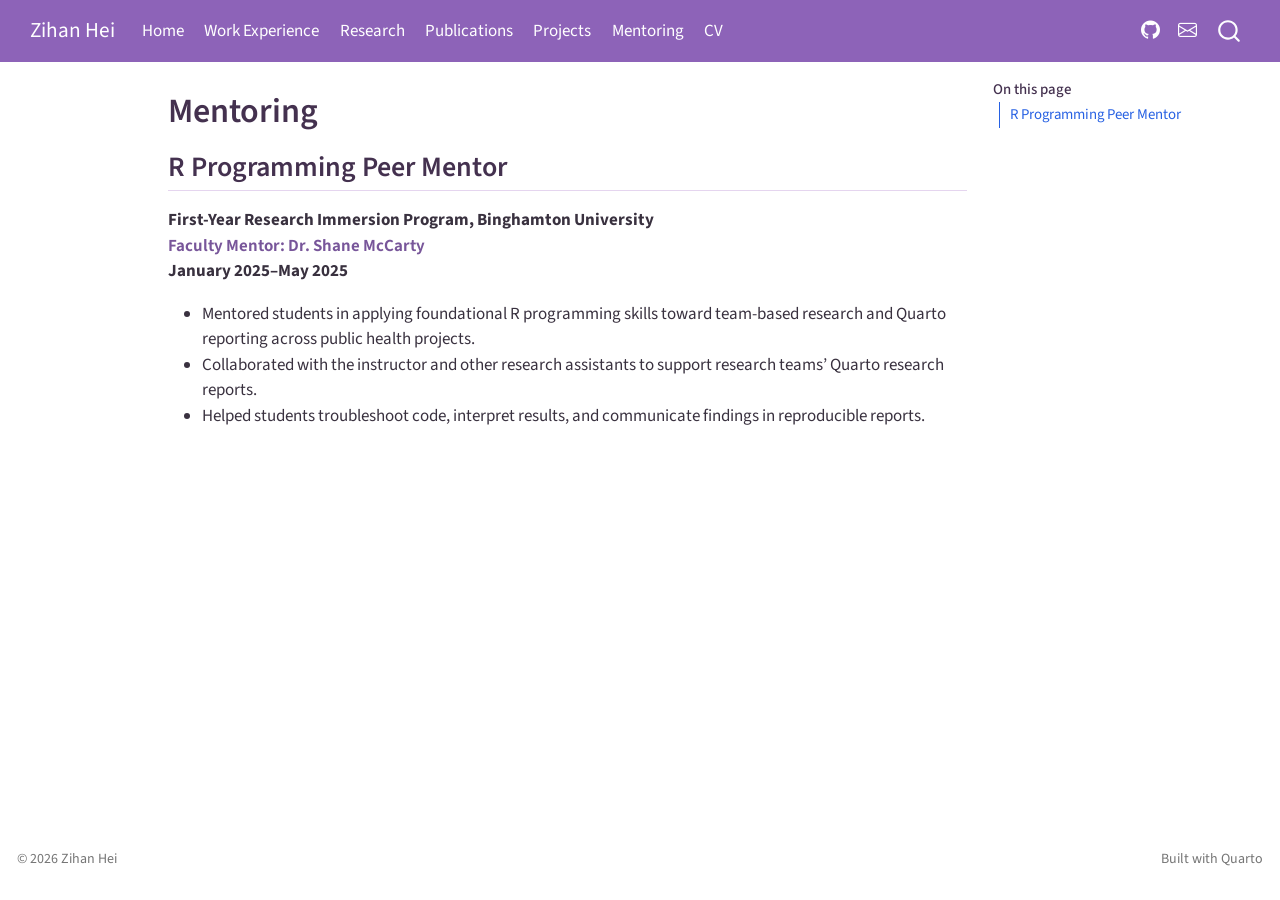
<file: mentoring.html>
<!DOCTYPE html>
<html xmlns="http://www.w3.org/1999/xhtml" lang="en" xml:lang="en"><head>

<meta charset="utf-8">
<meta name="generator" content="quarto-1.10.18">

<meta name="viewport" content="width=device-width, initial-scale=1.0, user-scalable=yes">


<title>Mentoring – Zihan Hei</title>
<style>
/* Default styles provided by pandoc.
** See https://pandoc.org/MANUAL.html#variables-for-html for config info.
*/
span.smallcaps{font-variant: small-caps;}
div.columns{display: flex; gap: 1.5em;}
div.column{flex: auto;}
@media screen {
div.columns{gap: min(4vw, 1.5em);}
div.column{overflow-x: auto;}
}
div.hanging-indent{margin-left: 1.5em; text-indent: -1.5em;}
ul.task-list{list-style: none;}
ul.task-list li input[type="checkbox"] {
  width: 0.8em;
  margin: 0 0.8em 0.2em -1em; /* quarto-specific, see https://github.com/quarto-dev/quarto-cli/issues/4556 */ 
  vertical-align: middle;
}
</style>


<script src="site_libs/quarto-nav/quarto-nav.js"></script>
<script src="site_libs/quarto-nav/headroom.min.js"></script>
<script src="site_libs/clipboard/clipboard.min.js"></script>
<script src="site_libs/quarto-search/autocomplete.umd.js"></script>
<script src="site_libs/quarto-search/fuse.min.js"></script>
<script src="site_libs/quarto-search/quarto-search.js"></script>
<meta name="quarto:offset" content="./">
<link href="./assets/favicon.svg" rel="icon" type="image/svg+xml">
<script src="site_libs/quarto-html/quarto.js" type="module"></script>
<script src="site_libs/quarto-html/tabsets/tabsets.js" type="module"></script>
<script src="site_libs/quarto-html/popper.min.js"></script>
<script src="site_libs/quarto-html/tippy.umd.min.js"></script>
<script src="site_libs/quarto-html/anchor.min.js"></script>
<link href="site_libs/quarto-html/tippy.css" rel="stylesheet">
<link href="site_libs/quarto-html/quarto-syntax-highlighting-64a204ab8560d761af7679ceaba22944.css" rel="stylesheet" id="quarto-text-highlighting-styles">
<script src="site_libs/bootstrap/bootstrap.min.js"></script>
<link href="site_libs/bootstrap/bootstrap-icons.css" rel="stylesheet">
<link href="site_libs/bootstrap/bootstrap-5ff355f32169432f12e3b54c979a24ba.min.css" rel="stylesheet" append-hash="true" id="quarto-bootstrap" data-mode="light">
<script id="quarto-search-options" type="application/json">{
  "location": "navbar",
  "copy-button": false,
  "collapse-after": 3,
  "panel-placement": "end",
  "type": "overlay",
  "limit": 50,
  "keyboard-shortcut": [
    "f",
    "/",
    "s"
  ],
  "show-item-context": false,
  "language": {
    "search-no-results-text": "No results",
    "search-matching-documents-text": "matching documents",
    "search-copy-link-title": "Copy link to search",
    "search-hide-matches-text": "Hide additional matches",
    "search-more-match-text": "more match in this document",
    "search-more-matches-text": "more matches in this document",
    "search-clear-button-title": "Clear",
    "search-text-placeholder": "",
    "search-detached-cancel-button-title": "Cancel",
    "search-submit-button-title": "Submit",
    "search-label": "Search"
  }
}</script>
<style>html{ scroll-behavior: smooth; }</style>


<link rel="stylesheet" href="styles.css">
</head>

<body class="nav-fixed quarto-light">

<div id="quarto-search-results"></div>
  <header id="quarto-header" class="headroom fixed-top">
    <nav class="navbar navbar-expand-lg " data-bs-theme="dark">
      <div class="navbar-container container-fluid">
      <div class="navbar-brand-container mx-auto">
    <a class="navbar-brand" href="./index.html">
    <span class="navbar-title">Zihan Hei</span>
    </a>
  </div>
            <div id="quarto-search" class="" title="Search"></div>
          <button class="navbar-toggler" type="button" data-bs-toggle="collapse" data-bs-target="#navbarCollapse" aria-controls="navbarCollapse" role="menu" aria-expanded="false" aria-label="Toggle navigation" onclick="if (window.quartoToggleHeadroom) { window.quartoToggleHeadroom(); }">
  <span class="navbar-toggler-icon"></span>
</button>
          <div class="collapse navbar-collapse" id="navbarCollapse">
            <ul class="navbar-nav navbar-nav-scroll me-auto">
  <li class="nav-item">
    <a class="nav-link" href="./index.html"> 
<span class="menu-text">Home</span></a>
  </li>  
  <li class="nav-item">
    <a class="nav-link" href="./work-experience.html"> 
<span class="menu-text">Work Experience</span></a>
  </li>  
  <li class="nav-item">
    <a class="nav-link" href="./research.html"> 
<span class="menu-text">Research</span></a>
  </li>  
  <li class="nav-item">
    <a class="nav-link" href="./publications.html"> 
<span class="menu-text">Publications</span></a>
  </li>  
  <li class="nav-item">
    <a class="nav-link" href="./projects.html"> 
<span class="menu-text">Projects</span></a>
  </li>  
  <li class="nav-item">
    <a class="nav-link active" href="./mentoring.html" aria-current="page"> 
<span class="menu-text">Mentoring</span></a>
  </li>  
  <li class="nav-item">
    <a class="nav-link" href="./cv.html"> 
<span class="menu-text">CV</span></a>
  </li>  
</ul>
            <ul class="navbar-nav navbar-nav-scroll ms-auto">
  <li class="nav-item compact">
    <a class="nav-link" href="https://github.com/Zihan-Hei"> <i class="bi bi-github" role="img" aria-label="GitHub">
</i> 
<span class="menu-text"></span></a>
  </li>  
  <li class="nav-item compact">
    <a class="nav-link" href="mailto:zhei@binghamton.edu"> <i class="bi bi-envelope" role="img" aria-label="Email">
</i> 
<span class="menu-text"></span></a>
  </li>  
</ul>
          </div> <!-- /navcollapse -->
            <div class="quarto-navbar-tools">
</div>
      </div> <!-- /container-fluid -->
    </nav>
</header>
<!-- content -->
<div id="quarto-content" class="quarto-container page-columns page-rows-contents page-layout-article page-navbar">
<!-- sidebar -->
<!-- margin-sidebar -->
    <div id="quarto-margin-sidebar" class="sidebar margin-sidebar">
        <nav id="TOC" role="doc-toc" class="toc-active">
    <h2 id="toc-title">On this page</h2>
   
  <ul>
  <li><a href="#r-programming-peer-mentor" id="toc-r-programming-peer-mentor" class="nav-link active" data-scroll-target="#r-programming-peer-mentor">R Programming Peer Mentor</a></li>
  </ul>
</nav>
    </div>
<!-- main -->
<main class="content" id="quarto-document-content">

<header id="title-block-header" class="quarto-title-block default">
<div class="quarto-title">
<h1 class="title">Mentoring</h1>
</div>



<div class="quarto-title-meta">

    
  
    
  </div>
  


</header>


<section id="r-programming-peer-mentor" class="level2">
<h2 class="anchored" data-anchor-id="r-programming-peer-mentor">R Programming Peer Mentor</h2>
<p><strong>First-Year Research Immersion Program, Binghamton University</strong><br>
<span class="mentor-line">Faculty Mentor: Dr.&nbsp;Shane McCarty</span><br>
<strong>January 2025–May 2025</strong></p>
<ul>
<li>Mentored students in applying foundational R programming skills toward team-based research and Quarto reporting across public health projects.</li>
<li>Collaborated with the instructor and other research assistants to support research teams’ Quarto research reports.</li>
<li>Helped students troubleshoot code, interpret results, and communicate findings in reproducible reports.</li>
</ul>


</section>

</main> <!-- /main -->
<script id="quarto-html-after-body" type="application/javascript">
  window.document.addEventListener("DOMContentLoaded", function (event) {
    const icon = "";
    const anchorJS = new window.AnchorJS();
    anchorJS.options = {
      placement: 'right',
      icon: icon
    };
    anchorJS.add('.anchored');
    const isCodeAnnotation = (el) => {
      for (const clz of el.classList) {
        if (clz.startsWith('code-annotation-')) {                     
          return true;
        }
      }
      return false;
    }
    const onCopySuccess = function(e) {
      // button target
      const button = e.trigger;
      // don't keep focus
      button.blur();
      // flash "checked"
      button.classList.add('code-copy-button-checked');
      var currentTitle = button.getAttribute("title");
      button.setAttribute("title", "Copied!");
      let tooltip;
      if (window.bootstrap) {
        button.setAttribute("data-bs-toggle", "tooltip");
        button.setAttribute("data-bs-placement", "left");
        button.setAttribute("data-bs-title", "Copied!");
        tooltip = new bootstrap.Tooltip(button, 
          { trigger: "manual", 
            customClass: "code-copy-button-tooltip",
            offset: [0, -8]});
        tooltip.show();    
      }
      setTimeout(function() {
        if (tooltip) {
          tooltip.hide();
          button.removeAttribute("data-bs-title");
          button.removeAttribute("data-bs-toggle");
          button.removeAttribute("data-bs-placement");
        }
        button.setAttribute("title", currentTitle);
        button.classList.remove('code-copy-button-checked');
      }, 1000);
      // clear code selection
      e.clearSelection();
    }
    const getTextToCopy = function(trigger) {
      const outerScaffold = trigger.parentElement.cloneNode(true);
      const codeEl = outerScaffold.querySelector('code');
      for (const childEl of codeEl.children) {
        if (isCodeAnnotation(childEl)) {
          childEl.remove();
        }
      }
      return codeEl.innerText;
    }
    const clipboard = new window.ClipboardJS('.code-copy-button:not([data-in-quarto-modal])', {
      text: getTextToCopy
    });
    clipboard.on('success', onCopySuccess);
    if (window.document.getElementById('quarto-embedded-source-code-modal')) {
      const clipboardModal = new window.ClipboardJS('.code-copy-button[data-in-quarto-modal]', {
        text: getTextToCopy,
        container: window.document.getElementById('quarto-embedded-source-code-modal')
      });
      clipboardModal.on('success', onCopySuccess);
    }
      var localhostRegex = new RegExp(/^(?:http|https):\/\/localhost\:?[0-9]*\//);
      var mailtoRegex = new RegExp(/^mailto:/);
        var filterRegex = new RegExp("https:\/\/Zihan-Hei\.github\.io\/zihan-academic-website\/");
      var isInternal = (href) => {
          return filterRegex.test(href) || localhostRegex.test(href) || mailtoRegex.test(href);
      }
      // Inspect non-navigation links and adorn them if external
     var links = window.document.querySelectorAll('a[href]:not(.nav-link):not(.navbar-brand):not(.toc-action):not(.sidebar-link):not(.sidebar-item-toggle):not(.pagination-link):not(.no-external):not([aria-hidden]):not(.dropdown-item):not(.quarto-navigation-tool):not(.about-link)');
      for (var i=0; i<links.length; i++) {
        const link = links[i];
        if (!isInternal(link.href)) {
          // undo the damage that might have been done by quarto-nav.js in the case of
          // links that we want to consider external
          if (link.dataset.originalHref !== undefined) {
            link.href = link.dataset.originalHref;
          }
            // target, if specified
            link.setAttribute("target", "_blank");
            if (link.getAttribute("rel") === null) {
              link.setAttribute("rel", "noopener");
            }
        }
      }
    function tippyHover(el, contentFn, onTriggerFn, onUntriggerFn) {
      const config = {
        allowHTML: true,
        maxWidth: 500,
        delay: 100,
        arrow: false,
        appendTo: function(el) {
            return el.parentElement;
        },
        interactive: true,
        interactiveBorder: 10,
        theme: 'quarto',
        placement: 'bottom-start',
      };
      if (contentFn) {
        config.content = contentFn;
      }
      if (onTriggerFn) {
        config.onTrigger = onTriggerFn;
      }
      if (onUntriggerFn) {
        config.onUntrigger = onUntriggerFn;
      }
      window.tippy(el, config); 
    }
    const noterefs = window.document.querySelectorAll('a[role="doc-noteref"]');
    for (var i=0; i<noterefs.length; i++) {
      const ref = noterefs[i];
      tippyHover(ref, function() {
        // use id or data attribute instead here
        let href = ref.getAttribute('data-footnote-href') || ref.getAttribute('href');
        try { href = new URL(href).hash; } catch {}
        const id = href.replace(/^#\/?/, "");
        const note = window.document.getElementById(id);
        if (note) {
          return note.innerHTML;
        } else {
          return "";
        }
      });
    }
    const xrefs = window.document.querySelectorAll('a.quarto-xref');
    const processXRef = (id, note) => {
      // Strip column container classes
      const stripColumnClz = (el) => {
        el.classList.remove("page-full", "page-columns");
        if (el.children) {
          for (const child of el.children) {
            stripColumnClz(child);
          }
        }
      }
      stripColumnClz(note)
      if (id === null || id.startsWith('sec-')) {
        // Special case sections, only their first couple elements
        const container = document.createElement("div");
        if (note.children && note.children.length > 2) {
          container.appendChild(note.children[0].cloneNode(true));
          for (let i = 1; i < note.children.length; i++) {
            const child = note.children[i];
            if (child.tagName === "P" && child.innerText === "") {
              continue;
            } else {
              container.appendChild(child.cloneNode(true));
              break;
            }
          }
          if (window.Quarto?.typesetMath) {
            window.Quarto.typesetMath(container);
          }
          return container.innerHTML
        } else {
          if (window.Quarto?.typesetMath) {
            window.Quarto.typesetMath(note);
          }
          return note.innerHTML;
        }
      } else {
        // Remove any anchor links if they are present
        const anchorLink = note.querySelector('a.anchorjs-link');
        if (anchorLink) {
          anchorLink.remove();
        }
        if (window.Quarto?.typesetMath) {
          window.Quarto.typesetMath(note);
        }
        if (note.classList.contains("callout")) {
          return note.outerHTML;
        } else {
          return note.innerHTML;
        }
      }
    }
    for (var i=0; i<xrefs.length; i++) {
      const xref = xrefs[i];
      tippyHover(xref, undefined, function(instance) {
        instance.disable();
        let url = xref.getAttribute('href');
        let hash = undefined; 
        if (url.startsWith('#')) {
          hash = url;
        } else {
          try { hash = new URL(url).hash; } catch {}
        }
        if (hash) {
          const id = hash.replace(/^#\/?/, "");
          const note = window.document.getElementById(id);
          if (note !== null) {
            try {
              const html = processXRef(id, note.cloneNode(true));
              instance.setContent(html);
            } finally {
              instance.enable();
              instance.show();
            }
          } else {
            // See if we can fetch this
            fetch(url.split('#')[0])
            .then(res => res.text())
            .then(html => {
              const parser = new DOMParser();
              const htmlDoc = parser.parseFromString(html, "text/html");
              const note = htmlDoc.getElementById(id);
              if (note !== null) {
                const html = processXRef(id, note);
                instance.setContent(html);
              } 
            }).finally(() => {
              instance.enable();
              instance.show();
            });
          }
        } else {
          // See if we can fetch a full url (with no hash to target)
          // This is a special case and we should probably do some content thinning / targeting
          fetch(url)
          .then(res => res.text())
          .then(html => {
            const parser = new DOMParser();
            const htmlDoc = parser.parseFromString(html, "text/html");
            const note = htmlDoc.querySelector('main.content');
            if (note !== null) {
              // This should only happen for chapter cross references
              // (since there is no id in the URL)
              // remove the first header
              if (note.children.length > 0 && note.children[0].tagName === "HEADER") {
                note.children[0].remove();
              }
              const html = processXRef(null, note);
              instance.setContent(html);
            } 
          }).finally(() => {
            instance.enable();
            instance.show();
          });
        }
      }, function(instance) {
      });
    }
        let selectedAnnoteEl;
        const selectorForAnnotation = ( cell, annotation) => {
          let cellAttr = 'data-code-cell="' + cell + '"';
          let lineAttr = 'data-code-annotation="' +  annotation + '"';
          const selector = 'span[' + cellAttr + '][' + lineAttr + ']';
          return selector;
        }
        const selectCodeLines = (annoteEl) => {
          const doc = window.document;
          const targetCell = annoteEl.getAttribute("data-target-cell");
          const targetAnnotation = annoteEl.getAttribute("data-target-annotation");
          const annoteSpan = window.document.querySelector(selectorForAnnotation(targetCell, targetAnnotation));
          const lines = annoteSpan.getAttribute("data-code-lines").split(",");
          const lineIds = lines.map((line) => {
            return targetCell + "-" + line;
          })
          let top = null;
          let height = null;
          let parent = null;
          if (lineIds.length > 0) {
              //compute the position of the single el (top and bottom and make a div)
              const el = window.document.getElementById(lineIds[0]);
              top = el.offsetTop;
              height = el.offsetHeight;
              parent = el.parentElement.parentElement;
            if (lineIds.length > 1) {
              const lastEl = window.document.getElementById(lineIds[lineIds.length - 1]);
              const bottom = lastEl.offsetTop + lastEl.offsetHeight;
              height = bottom - top;
            }
            if (top !== null && height !== null && parent !== null) {
              // cook up a div (if necessary) and position it 
              let div = window.document.getElementById("code-annotation-line-highlight");
              if (div === null) {
                div = window.document.createElement("div");
                div.setAttribute("id", "code-annotation-line-highlight");
                div.style.position = 'absolute';
                parent.appendChild(div);
              }
              div.style.top = top - 2 + "px";
              div.style.height = height + 4 + "px";
              div.style.left = 0;
              let gutterDiv = window.document.getElementById("code-annotation-line-highlight-gutter");
              if (gutterDiv === null) {
                gutterDiv = window.document.createElement("div");
                gutterDiv.setAttribute("id", "code-annotation-line-highlight-gutter");
                gutterDiv.style.position = 'absolute';
                const codeCell = window.document.getElementById(targetCell);
                const gutter = codeCell.querySelector('.code-annotation-gutter');
                gutter.appendChild(gutterDiv);
              }
              gutterDiv.style.top = top - 2 + "px";
              gutterDiv.style.height = height + 4 + "px";
            }
            selectedAnnoteEl = annoteEl;
          }
        };
        const unselectCodeLines = () => {
          const elementsIds = ["code-annotation-line-highlight", "code-annotation-line-highlight-gutter"];
          elementsIds.forEach((elId) => {
            const div = window.document.getElementById(elId);
            if (div) {
              div.remove();
            }
          });
          selectedAnnoteEl = undefined;
        };
          // Handle positioning of the toggle
      window.addEventListener(
        "resize",
        throttle(() => {
          elRect = undefined;
          if (selectedAnnoteEl) {
            selectCodeLines(selectedAnnoteEl);
          }
        }, 10)
      );
      function throttle(fn, ms) {
      let throttle = false;
      let timer;
        return (...args) => {
          if(!throttle) { // first call gets through
              fn.apply(this, args);
              throttle = true;
          } else { // all the others get throttled
              if(timer) clearTimeout(timer); // cancel #2
              timer = setTimeout(() => {
                fn.apply(this, args);
                timer = throttle = false;
              }, ms);
          }
        };
      }
        // Attach click handler to the DT
        const annoteDls = window.document.querySelectorAll('dt[data-target-cell]');
        for (const annoteDlNode of annoteDls) {
          annoteDlNode.addEventListener('click', (event) => {
            const clickedEl = event.target;
            if (clickedEl !== selectedAnnoteEl) {
              unselectCodeLines();
              const activeEl = window.document.querySelector('dt[data-target-cell].code-annotation-active');
              if (activeEl) {
                activeEl.classList.remove('code-annotation-active');
              }
              selectCodeLines(clickedEl);
              clickedEl.classList.add('code-annotation-active');
            } else {
              // Unselect the line
              unselectCodeLines();
              clickedEl.classList.remove('code-annotation-active');
            }
          });
        }
    const findCites = (el) => {
      const parentEl = el.parentElement;
      if (parentEl) {
        const cites = parentEl.dataset.cites;
        if (cites) {
          return {
            el,
            cites: cites.split(' ')
          };
        } else {
          return findCites(el.parentElement)
        }
      } else {
        return undefined;
      }
    };
    var bibliorefs = window.document.querySelectorAll('a[role="doc-biblioref"]');
    for (var i=0; i<bibliorefs.length; i++) {
      const ref = bibliorefs[i];
      const citeInfo = findCites(ref);
      if (citeInfo) {
        tippyHover(citeInfo.el, function() {
          var popup = window.document.createElement('div');
          citeInfo.cites.forEach(function(cite) {
            var citeDiv = window.document.createElement('div');
            citeDiv.classList.add('hanging-indent');
            citeDiv.classList.add('csl-entry');
            var biblioDiv = window.document.getElementById('ref-' + cite);
            if (biblioDiv) {
              citeDiv.innerHTML = biblioDiv.innerHTML;
            }
            popup.appendChild(citeDiv);
          });
          return popup.innerHTML;
        });
      }
    }
  });
  </script>
</div> <!-- /content -->
<footer class="footer">
  <div class="nav-footer">
    <div class="nav-footer-left">
<p>© 2026 Zihan Hei</p>
</div>   
    <div class="nav-footer-center">
      &nbsp;
    </div>
    <div class="nav-footer-right">
<p>Built with Quarto</p>
</div>
  </div>
</footer>




<script src="site_libs/quarto-html/zenscroll-min.js"></script>
</body></html>
</file>
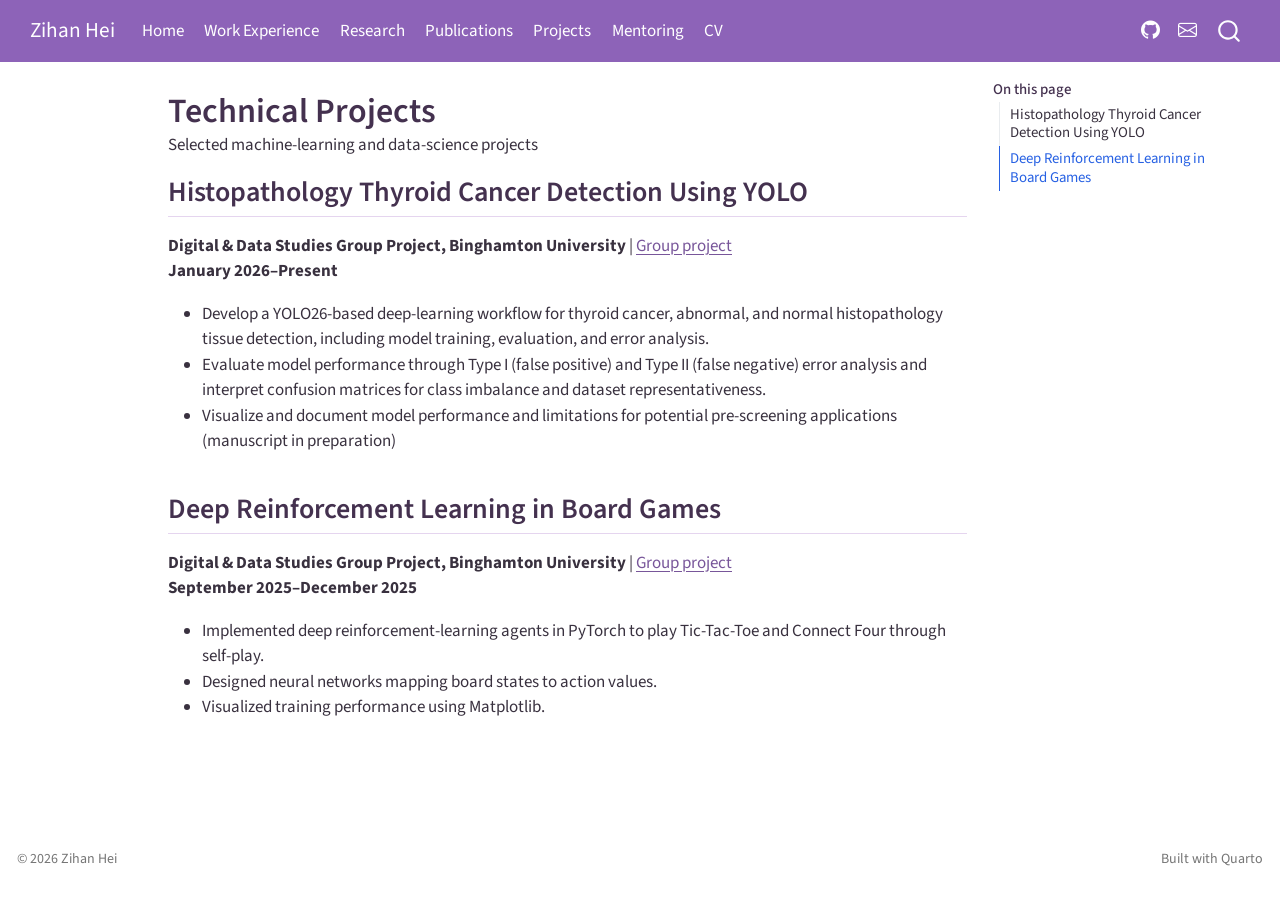
<file: projects.html>
<!DOCTYPE html>
<html xmlns="http://www.w3.org/1999/xhtml" lang="en" xml:lang="en"><head>

<meta charset="utf-8">
<meta name="generator" content="quarto-1.10.18">

<meta name="viewport" content="width=device-width, initial-scale=1.0, user-scalable=yes">

<meta name="description" content="Selected machine-learning and data-science projects">

<title>Technical Projects – Zihan Hei</title>
<style>
/* Default styles provided by pandoc.
** See https://pandoc.org/MANUAL.html#variables-for-html for config info.
*/
span.smallcaps{font-variant: small-caps;}
div.columns{display: flex; gap: 1.5em;}
div.column{flex: auto;}
@media screen {
div.columns{gap: min(4vw, 1.5em);}
div.column{overflow-x: auto;}
}
div.hanging-indent{margin-left: 1.5em; text-indent: -1.5em;}
ul.task-list{list-style: none;}
ul.task-list li input[type="checkbox"] {
  width: 0.8em;
  margin: 0 0.8em 0.2em -1em; /* quarto-specific, see https://github.com/quarto-dev/quarto-cli/issues/4556 */ 
  vertical-align: middle;
}
</style>


<script src="site_libs/quarto-nav/quarto-nav.js"></script>
<script src="site_libs/quarto-nav/headroom.min.js"></script>
<script src="site_libs/clipboard/clipboard.min.js"></script>
<script src="site_libs/quarto-search/autocomplete.umd.js"></script>
<script src="site_libs/quarto-search/fuse.min.js"></script>
<script src="site_libs/quarto-search/quarto-search.js"></script>
<meta name="quarto:offset" content="./">
<link href="./assets/favicon.svg" rel="icon" type="image/svg+xml">
<script src="site_libs/quarto-html/quarto.js" type="module"></script>
<script src="site_libs/quarto-html/tabsets/tabsets.js" type="module"></script>
<script src="site_libs/quarto-html/popper.min.js"></script>
<script src="site_libs/quarto-html/tippy.umd.min.js"></script>
<script src="site_libs/quarto-html/anchor.min.js"></script>
<link href="site_libs/quarto-html/tippy.css" rel="stylesheet">
<link href="site_libs/quarto-html/quarto-syntax-highlighting-64a204ab8560d761af7679ceaba22944.css" rel="stylesheet" id="quarto-text-highlighting-styles">
<script src="site_libs/bootstrap/bootstrap.min.js"></script>
<link href="site_libs/bootstrap/bootstrap-icons.css" rel="stylesheet">
<link href="site_libs/bootstrap/bootstrap-5ff355f32169432f12e3b54c979a24ba.min.css" rel="stylesheet" append-hash="true" id="quarto-bootstrap" data-mode="light">
<script id="quarto-search-options" type="application/json">{
  "location": "navbar",
  "copy-button": false,
  "collapse-after": 3,
  "panel-placement": "end",
  "type": "overlay",
  "limit": 50,
  "keyboard-shortcut": [
    "f",
    "/",
    "s"
  ],
  "show-item-context": false,
  "language": {
    "search-no-results-text": "No results",
    "search-matching-documents-text": "matching documents",
    "search-copy-link-title": "Copy link to search",
    "search-hide-matches-text": "Hide additional matches",
    "search-more-match-text": "more match in this document",
    "search-more-matches-text": "more matches in this document",
    "search-clear-button-title": "Clear",
    "search-text-placeholder": "",
    "search-detached-cancel-button-title": "Cancel",
    "search-submit-button-title": "Submit",
    "search-label": "Search"
  }
}</script>
<style>html{ scroll-behavior: smooth; }</style>


<link rel="stylesheet" href="styles.css">
</head>

<body class="nav-fixed quarto-light">

<div id="quarto-search-results"></div>
  <header id="quarto-header" class="headroom fixed-top">
    <nav class="navbar navbar-expand-lg " data-bs-theme="dark">
      <div class="navbar-container container-fluid">
      <div class="navbar-brand-container mx-auto">
    <a class="navbar-brand" href="./index.html">
    <span class="navbar-title">Zihan Hei</span>
    </a>
  </div>
            <div id="quarto-search" class="" title="Search"></div>
          <button class="navbar-toggler" type="button" data-bs-toggle="collapse" data-bs-target="#navbarCollapse" aria-controls="navbarCollapse" role="menu" aria-expanded="false" aria-label="Toggle navigation" onclick="if (window.quartoToggleHeadroom) { window.quartoToggleHeadroom(); }">
  <span class="navbar-toggler-icon"></span>
</button>
          <div class="collapse navbar-collapse" id="navbarCollapse">
            <ul class="navbar-nav navbar-nav-scroll me-auto">
  <li class="nav-item">
    <a class="nav-link" href="./index.html"> 
<span class="menu-text">Home</span></a>
  </li>  
  <li class="nav-item">
    <a class="nav-link" href="./work-experience.html"> 
<span class="menu-text">Work Experience</span></a>
  </li>  
  <li class="nav-item">
    <a class="nav-link" href="./research.html"> 
<span class="menu-text">Research</span></a>
  </li>  
  <li class="nav-item">
    <a class="nav-link" href="./publications.html"> 
<span class="menu-text">Publications</span></a>
  </li>  
  <li class="nav-item">
    <a class="nav-link active" href="./projects.html" aria-current="page"> 
<span class="menu-text">Projects</span></a>
  </li>  
  <li class="nav-item">
    <a class="nav-link" href="./mentoring.html"> 
<span class="menu-text">Mentoring</span></a>
  </li>  
  <li class="nav-item">
    <a class="nav-link" href="./cv.html"> 
<span class="menu-text">CV</span></a>
  </li>  
</ul>
            <ul class="navbar-nav navbar-nav-scroll ms-auto">
  <li class="nav-item compact">
    <a class="nav-link" href="https://github.com/Zihan-Hei"> <i class="bi bi-github" role="img" aria-label="GitHub">
</i> 
<span class="menu-text"></span></a>
  </li>  
  <li class="nav-item compact">
    <a class="nav-link" href="mailto:zhei@binghamton.edu"> <i class="bi bi-envelope" role="img" aria-label="Email">
</i> 
<span class="menu-text"></span></a>
  </li>  
</ul>
          </div> <!-- /navcollapse -->
            <div class="quarto-navbar-tools">
</div>
      </div> <!-- /container-fluid -->
    </nav>
</header>
<!-- content -->
<div id="quarto-content" class="quarto-container page-columns page-rows-contents page-layout-article page-navbar">
<!-- sidebar -->
<!-- margin-sidebar -->
    <div id="quarto-margin-sidebar" class="sidebar margin-sidebar">
        <nav id="TOC" role="doc-toc" class="toc-active">
    <h2 id="toc-title">On this page</h2>
   
  <ul>
  <li><a href="#histopathology-thyroid-cancer-detection-using-yolo" id="toc-histopathology-thyroid-cancer-detection-using-yolo" class="nav-link active" data-scroll-target="#histopathology-thyroid-cancer-detection-using-yolo">Histopathology Thyroid Cancer Detection Using YOLO</a></li>
  <li><a href="#deep-reinforcement-learning-in-board-games" id="toc-deep-reinforcement-learning-in-board-games" class="nav-link" data-scroll-target="#deep-reinforcement-learning-in-board-games">Deep Reinforcement Learning in Board Games</a></li>
  </ul>
</nav>
    </div>
<!-- main -->
<main class="content" id="quarto-document-content">

<header id="title-block-header" class="quarto-title-block default">
<div class="quarto-title">
<h1 class="title">Technical Projects</h1>
</div>

<div>
  <div class="description">
    Selected machine-learning and data-science projects
  </div>
</div>


<div class="quarto-title-meta">

    
  
    
  </div>
  


</header>


<section id="histopathology-thyroid-cancer-detection-using-yolo" class="level2">
<h2 class="anchored" data-anchor-id="histopathology-thyroid-cancer-detection-using-yolo">Histopathology Thyroid Cancer Detection Using YOLO</h2>
<p><strong>Digital &amp; Data Studies Group Project, Binghamton University</strong> | <a href="https://github.com/Zihan-Hei/Histopathology-Thyroid-Cancer-Detection-A-Triple-Class-YOLO26-Approach">Group project</a><br>
<strong>January 2026–Present</strong></p>
<ul>
<li>Develop a YOLO26-based deep-learning workflow for thyroid cancer, abnormal, and normal histopathology tissue detection, including model training, evaluation, and error analysis.</li>
<li>Evaluate model performance through Type I (false positive) and Type II (false negative) error analysis and interpret confusion matrices for class imbalance and dataset representativeness.</li>
<li>Visualize and document model performance and limitations for potential pre-screening applications (manuscript in preparation)</li>
</ul>
</section>
<section id="deep-reinforcement-learning-in-board-games" class="level2">
<h2 class="anchored" data-anchor-id="deep-reinforcement-learning-in-board-games">Deep Reinforcement Learning in Board Games</h2>
<p><strong>Digital &amp; Data Studies Group Project, Binghamton University</strong> | <a href="https://github.com/Zihan-Hei/Learning-to-Win-Deep-Reinforcement-Learning-DRL-in-Board-Games">Group project</a><br>
<strong>September 2025–December 2025</strong></p>
<ul>
<li>Implemented deep reinforcement-learning agents in PyTorch to play Tic-Tac-Toe and Connect Four through self-play.</li>
<li>Designed neural networks mapping board states to action values.</li>
<li>Visualized training performance using Matplotlib.</li>
</ul>


</section>

</main> <!-- /main -->
<script id="quarto-html-after-body" type="application/javascript">
  window.document.addEventListener("DOMContentLoaded", function (event) {
    const icon = "";
    const anchorJS = new window.AnchorJS();
    anchorJS.options = {
      placement: 'right',
      icon: icon
    };
    anchorJS.add('.anchored');
    const isCodeAnnotation = (el) => {
      for (const clz of el.classList) {
        if (clz.startsWith('code-annotation-')) {                     
          return true;
        }
      }
      return false;
    }
    const onCopySuccess = function(e) {
      // button target
      const button = e.trigger;
      // don't keep focus
      button.blur();
      // flash "checked"
      button.classList.add('code-copy-button-checked');
      var currentTitle = button.getAttribute("title");
      button.setAttribute("title", "Copied!");
      let tooltip;
      if (window.bootstrap) {
        button.setAttribute("data-bs-toggle", "tooltip");
        button.setAttribute("data-bs-placement", "left");
        button.setAttribute("data-bs-title", "Copied!");
        tooltip = new bootstrap.Tooltip(button, 
          { trigger: "manual", 
            customClass: "code-copy-button-tooltip",
            offset: [0, -8]});
        tooltip.show();    
      }
      setTimeout(function() {
        if (tooltip) {
          tooltip.hide();
          button.removeAttribute("data-bs-title");
          button.removeAttribute("data-bs-toggle");
          button.removeAttribute("data-bs-placement");
        }
        button.setAttribute("title", currentTitle);
        button.classList.remove('code-copy-button-checked');
      }, 1000);
      // clear code selection
      e.clearSelection();
    }
    const getTextToCopy = function(trigger) {
      const outerScaffold = trigger.parentElement.cloneNode(true);
      const codeEl = outerScaffold.querySelector('code');
      for (const childEl of codeEl.children) {
        if (isCodeAnnotation(childEl)) {
          childEl.remove();
        }
      }
      return codeEl.innerText;
    }
    const clipboard = new window.ClipboardJS('.code-copy-button:not([data-in-quarto-modal])', {
      text: getTextToCopy
    });
    clipboard.on('success', onCopySuccess);
    if (window.document.getElementById('quarto-embedded-source-code-modal')) {
      const clipboardModal = new window.ClipboardJS('.code-copy-button[data-in-quarto-modal]', {
        text: getTextToCopy,
        container: window.document.getElementById('quarto-embedded-source-code-modal')
      });
      clipboardModal.on('success', onCopySuccess);
    }
      var localhostRegex = new RegExp(/^(?:http|https):\/\/localhost\:?[0-9]*\//);
      var mailtoRegex = new RegExp(/^mailto:/);
        var filterRegex = new RegExp("https:\/\/Zihan-Hei\.github\.io\/zihan-academic-website\/");
      var isInternal = (href) => {
          return filterRegex.test(href) || localhostRegex.test(href) || mailtoRegex.test(href);
      }
      // Inspect non-navigation links and adorn them if external
     var links = window.document.querySelectorAll('a[href]:not(.nav-link):not(.navbar-brand):not(.toc-action):not(.sidebar-link):not(.sidebar-item-toggle):not(.pagination-link):not(.no-external):not([aria-hidden]):not(.dropdown-item):not(.quarto-navigation-tool):not(.about-link)');
      for (var i=0; i<links.length; i++) {
        const link = links[i];
        if (!isInternal(link.href)) {
          // undo the damage that might have been done by quarto-nav.js in the case of
          // links that we want to consider external
          if (link.dataset.originalHref !== undefined) {
            link.href = link.dataset.originalHref;
          }
            // target, if specified
            link.setAttribute("target", "_blank");
            if (link.getAttribute("rel") === null) {
              link.setAttribute("rel", "noopener");
            }
        }
      }
    function tippyHover(el, contentFn, onTriggerFn, onUntriggerFn) {
      const config = {
        allowHTML: true,
        maxWidth: 500,
        delay: 100,
        arrow: false,
        appendTo: function(el) {
            return el.parentElement;
        },
        interactive: true,
        interactiveBorder: 10,
        theme: 'quarto',
        placement: 'bottom-start',
      };
      if (contentFn) {
        config.content = contentFn;
      }
      if (onTriggerFn) {
        config.onTrigger = onTriggerFn;
      }
      if (onUntriggerFn) {
        config.onUntrigger = onUntriggerFn;
      }
      window.tippy(el, config); 
    }
    const noterefs = window.document.querySelectorAll('a[role="doc-noteref"]');
    for (var i=0; i<noterefs.length; i++) {
      const ref = noterefs[i];
      tippyHover(ref, function() {
        // use id or data attribute instead here
        let href = ref.getAttribute('data-footnote-href') || ref.getAttribute('href');
        try { href = new URL(href).hash; } catch {}
        const id = href.replace(/^#\/?/, "");
        const note = window.document.getElementById(id);
        if (note) {
          return note.innerHTML;
        } else {
          return "";
        }
      });
    }
    const xrefs = window.document.querySelectorAll('a.quarto-xref');
    const processXRef = (id, note) => {
      // Strip column container classes
      const stripColumnClz = (el) => {
        el.classList.remove("page-full", "page-columns");
        if (el.children) {
          for (const child of el.children) {
            stripColumnClz(child);
          }
        }
      }
      stripColumnClz(note)
      if (id === null || id.startsWith('sec-')) {
        // Special case sections, only their first couple elements
        const container = document.createElement("div");
        if (note.children && note.children.length > 2) {
          container.appendChild(note.children[0].cloneNode(true));
          for (let i = 1; i < note.children.length; i++) {
            const child = note.children[i];
            if (child.tagName === "P" && child.innerText === "") {
              continue;
            } else {
              container.appendChild(child.cloneNode(true));
              break;
            }
          }
          if (window.Quarto?.typesetMath) {
            window.Quarto.typesetMath(container);
          }
          return container.innerHTML
        } else {
          if (window.Quarto?.typesetMath) {
            window.Quarto.typesetMath(note);
          }
          return note.innerHTML;
        }
      } else {
        // Remove any anchor links if they are present
        const anchorLink = note.querySelector('a.anchorjs-link');
        if (anchorLink) {
          anchorLink.remove();
        }
        if (window.Quarto?.typesetMath) {
          window.Quarto.typesetMath(note);
        }
        if (note.classList.contains("callout")) {
          return note.outerHTML;
        } else {
          return note.innerHTML;
        }
      }
    }
    for (var i=0; i<xrefs.length; i++) {
      const xref = xrefs[i];
      tippyHover(xref, undefined, function(instance) {
        instance.disable();
        let url = xref.getAttribute('href');
        let hash = undefined; 
        if (url.startsWith('#')) {
          hash = url;
        } else {
          try { hash = new URL(url).hash; } catch {}
        }
        if (hash) {
          const id = hash.replace(/^#\/?/, "");
          const note = window.document.getElementById(id);
          if (note !== null) {
            try {
              const html = processXRef(id, note.cloneNode(true));
              instance.setContent(html);
            } finally {
              instance.enable();
              instance.show();
            }
          } else {
            // See if we can fetch this
            fetch(url.split('#')[0])
            .then(res => res.text())
            .then(html => {
              const parser = new DOMParser();
              const htmlDoc = parser.parseFromString(html, "text/html");
              const note = htmlDoc.getElementById(id);
              if (note !== null) {
                const html = processXRef(id, note);
                instance.setContent(html);
              } 
            }).finally(() => {
              instance.enable();
              instance.show();
            });
          }
        } else {
          // See if we can fetch a full url (with no hash to target)
          // This is a special case and we should probably do some content thinning / targeting
          fetch(url)
          .then(res => res.text())
          .then(html => {
            const parser = new DOMParser();
            const htmlDoc = parser.parseFromString(html, "text/html");
            const note = htmlDoc.querySelector('main.content');
            if (note !== null) {
              // This should only happen for chapter cross references
              // (since there is no id in the URL)
              // remove the first header
              if (note.children.length > 0 && note.children[0].tagName === "HEADER") {
                note.children[0].remove();
              }
              const html = processXRef(null, note);
              instance.setContent(html);
            } 
          }).finally(() => {
            instance.enable();
            instance.show();
          });
        }
      }, function(instance) {
      });
    }
        let selectedAnnoteEl;
        const selectorForAnnotation = ( cell, annotation) => {
          let cellAttr = 'data-code-cell="' + cell + '"';
          let lineAttr = 'data-code-annotation="' +  annotation + '"';
          const selector = 'span[' + cellAttr + '][' + lineAttr + ']';
          return selector;
        }
        const selectCodeLines = (annoteEl) => {
          const doc = window.document;
          const targetCell = annoteEl.getAttribute("data-target-cell");
          const targetAnnotation = annoteEl.getAttribute("data-target-annotation");
          const annoteSpan = window.document.querySelector(selectorForAnnotation(targetCell, targetAnnotation));
          const lines = annoteSpan.getAttribute("data-code-lines").split(",");
          const lineIds = lines.map((line) => {
            return targetCell + "-" + line;
          })
          let top = null;
          let height = null;
          let parent = null;
          if (lineIds.length > 0) {
              //compute the position of the single el (top and bottom and make a div)
              const el = window.document.getElementById(lineIds[0]);
              top = el.offsetTop;
              height = el.offsetHeight;
              parent = el.parentElement.parentElement;
            if (lineIds.length > 1) {
              const lastEl = window.document.getElementById(lineIds[lineIds.length - 1]);
              const bottom = lastEl.offsetTop + lastEl.offsetHeight;
              height = bottom - top;
            }
            if (top !== null && height !== null && parent !== null) {
              // cook up a div (if necessary) and position it 
              let div = window.document.getElementById("code-annotation-line-highlight");
              if (div === null) {
                div = window.document.createElement("div");
                div.setAttribute("id", "code-annotation-line-highlight");
                div.style.position = 'absolute';
                parent.appendChild(div);
              }
              div.style.top = top - 2 + "px";
              div.style.height = height + 4 + "px";
              div.style.left = 0;
              let gutterDiv = window.document.getElementById("code-annotation-line-highlight-gutter");
              if (gutterDiv === null) {
                gutterDiv = window.document.createElement("div");
                gutterDiv.setAttribute("id", "code-annotation-line-highlight-gutter");
                gutterDiv.style.position = 'absolute';
                const codeCell = window.document.getElementById(targetCell);
                const gutter = codeCell.querySelector('.code-annotation-gutter');
                gutter.appendChild(gutterDiv);
              }
              gutterDiv.style.top = top - 2 + "px";
              gutterDiv.style.height = height + 4 + "px";
            }
            selectedAnnoteEl = annoteEl;
          }
        };
        const unselectCodeLines = () => {
          const elementsIds = ["code-annotation-line-highlight", "code-annotation-line-highlight-gutter"];
          elementsIds.forEach((elId) => {
            const div = window.document.getElementById(elId);
            if (div) {
              div.remove();
            }
          });
          selectedAnnoteEl = undefined;
        };
          // Handle positioning of the toggle
      window.addEventListener(
        "resize",
        throttle(() => {
          elRect = undefined;
          if (selectedAnnoteEl) {
            selectCodeLines(selectedAnnoteEl);
          }
        }, 10)
      );
      function throttle(fn, ms) {
      let throttle = false;
      let timer;
        return (...args) => {
          if(!throttle) { // first call gets through
              fn.apply(this, args);
              throttle = true;
          } else { // all the others get throttled
              if(timer) clearTimeout(timer); // cancel #2
              timer = setTimeout(() => {
                fn.apply(this, args);
                timer = throttle = false;
              }, ms);
          }
        };
      }
        // Attach click handler to the DT
        const annoteDls = window.document.querySelectorAll('dt[data-target-cell]');
        for (const annoteDlNode of annoteDls) {
          annoteDlNode.addEventListener('click', (event) => {
            const clickedEl = event.target;
            if (clickedEl !== selectedAnnoteEl) {
              unselectCodeLines();
              const activeEl = window.document.querySelector('dt[data-target-cell].code-annotation-active');
              if (activeEl) {
                activeEl.classList.remove('code-annotation-active');
              }
              selectCodeLines(clickedEl);
              clickedEl.classList.add('code-annotation-active');
            } else {
              // Unselect the line
              unselectCodeLines();
              clickedEl.classList.remove('code-annotation-active');
            }
          });
        }
    const findCites = (el) => {
      const parentEl = el.parentElement;
      if (parentEl) {
        const cites = parentEl.dataset.cites;
        if (cites) {
          return {
            el,
            cites: cites.split(' ')
          };
        } else {
          return findCites(el.parentElement)
        }
      } else {
        return undefined;
      }
    };
    var bibliorefs = window.document.querySelectorAll('a[role="doc-biblioref"]');
    for (var i=0; i<bibliorefs.length; i++) {
      const ref = bibliorefs[i];
      const citeInfo = findCites(ref);
      if (citeInfo) {
        tippyHover(citeInfo.el, function() {
          var popup = window.document.createElement('div');
          citeInfo.cites.forEach(function(cite) {
            var citeDiv = window.document.createElement('div');
            citeDiv.classList.add('hanging-indent');
            citeDiv.classList.add('csl-entry');
            var biblioDiv = window.document.getElementById('ref-' + cite);
            if (biblioDiv) {
              citeDiv.innerHTML = biblioDiv.innerHTML;
            }
            popup.appendChild(citeDiv);
          });
          return popup.innerHTML;
        });
      }
    }
  });
  </script>
</div> <!-- /content -->
<footer class="footer">
  <div class="nav-footer">
    <div class="nav-footer-left">
<p>© 2026 Zihan Hei</p>
</div>   
    <div class="nav-footer-center">
      &nbsp;
    </div>
    <div class="nav-footer-right">
<p>Built with Quarto</p>
</div>
  </div>
</footer>




<script src="site_libs/quarto-html/zenscroll-min.js"></script>
</body></html>
</file>
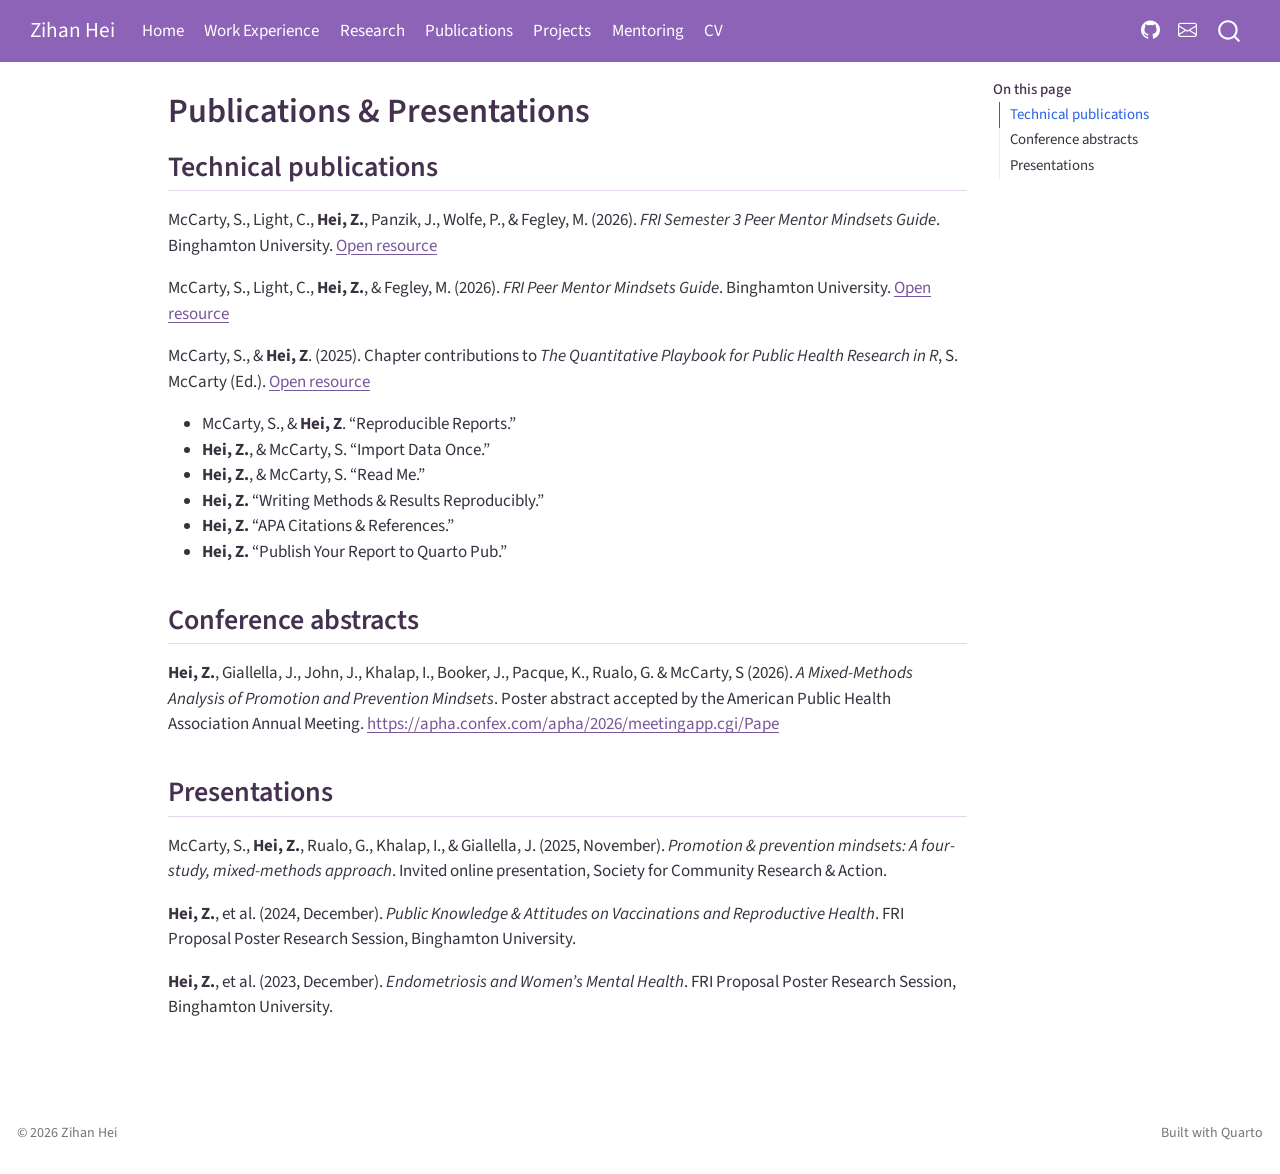
<file: publications.html>
<!DOCTYPE html>
<html xmlns="http://www.w3.org/1999/xhtml" lang="en" xml:lang="en"><head>

<meta charset="utf-8">
<meta name="generator" content="quarto-1.10.18">

<meta name="viewport" content="width=device-width, initial-scale=1.0, user-scalable=yes">


<title>Publications &amp; Presentations – Zihan Hei</title>
<style>
/* Default styles provided by pandoc.
** See https://pandoc.org/MANUAL.html#variables-for-html for config info.
*/
span.smallcaps{font-variant: small-caps;}
div.columns{display: flex; gap: 1.5em;}
div.column{flex: auto;}
@media screen {
div.columns{gap: min(4vw, 1.5em);}
div.column{overflow-x: auto;}
}
div.hanging-indent{margin-left: 1.5em; text-indent: -1.5em;}
ul.task-list{list-style: none;}
ul.task-list li input[type="checkbox"] {
  width: 0.8em;
  margin: 0 0.8em 0.2em -1em; /* quarto-specific, see https://github.com/quarto-dev/quarto-cli/issues/4556 */ 
  vertical-align: middle;
}
</style>


<script src="site_libs/quarto-nav/quarto-nav.js"></script>
<script src="site_libs/quarto-nav/headroom.min.js"></script>
<script src="site_libs/clipboard/clipboard.min.js"></script>
<script src="site_libs/quarto-search/autocomplete.umd.js"></script>
<script src="site_libs/quarto-search/fuse.min.js"></script>
<script src="site_libs/quarto-search/quarto-search.js"></script>
<meta name="quarto:offset" content="./">
<link href="./assets/favicon.svg" rel="icon" type="image/svg+xml">
<script src="site_libs/quarto-html/quarto.js" type="module"></script>
<script src="site_libs/quarto-html/tabsets/tabsets.js" type="module"></script>
<script src="site_libs/quarto-html/popper.min.js"></script>
<script src="site_libs/quarto-html/tippy.umd.min.js"></script>
<script src="site_libs/quarto-html/anchor.min.js"></script>
<link href="site_libs/quarto-html/tippy.css" rel="stylesheet">
<link href="site_libs/quarto-html/quarto-syntax-highlighting-64a204ab8560d761af7679ceaba22944.css" rel="stylesheet" id="quarto-text-highlighting-styles">
<script src="site_libs/bootstrap/bootstrap.min.js"></script>
<link href="site_libs/bootstrap/bootstrap-icons.css" rel="stylesheet">
<link href="site_libs/bootstrap/bootstrap-5ff355f32169432f12e3b54c979a24ba.min.css" rel="stylesheet" append-hash="true" id="quarto-bootstrap" data-mode="light">
<script id="quarto-search-options" type="application/json">{
  "location": "navbar",
  "copy-button": false,
  "collapse-after": 3,
  "panel-placement": "end",
  "type": "overlay",
  "limit": 50,
  "keyboard-shortcut": [
    "f",
    "/",
    "s"
  ],
  "show-item-context": false,
  "language": {
    "search-no-results-text": "No results",
    "search-matching-documents-text": "matching documents",
    "search-copy-link-title": "Copy link to search",
    "search-hide-matches-text": "Hide additional matches",
    "search-more-match-text": "more match in this document",
    "search-more-matches-text": "more matches in this document",
    "search-clear-button-title": "Clear",
    "search-text-placeholder": "",
    "search-detached-cancel-button-title": "Cancel",
    "search-submit-button-title": "Submit",
    "search-label": "Search"
  }
}</script>
<style>html{ scroll-behavior: smooth; }</style>


<link rel="stylesheet" href="styles.css">
</head>

<body class="nav-fixed quarto-light">

<div id="quarto-search-results"></div>
  <header id="quarto-header" class="headroom fixed-top">
    <nav class="navbar navbar-expand-lg " data-bs-theme="dark">
      <div class="navbar-container container-fluid">
      <div class="navbar-brand-container mx-auto">
    <a class="navbar-brand" href="./index.html">
    <span class="navbar-title">Zihan Hei</span>
    </a>
  </div>
            <div id="quarto-search" class="" title="Search"></div>
          <button class="navbar-toggler" type="button" data-bs-toggle="collapse" data-bs-target="#navbarCollapse" aria-controls="navbarCollapse" role="menu" aria-expanded="false" aria-label="Toggle navigation" onclick="if (window.quartoToggleHeadroom) { window.quartoToggleHeadroom(); }">
  <span class="navbar-toggler-icon"></span>
</button>
          <div class="collapse navbar-collapse" id="navbarCollapse">
            <ul class="navbar-nav navbar-nav-scroll me-auto">
  <li class="nav-item">
    <a class="nav-link" href="./index.html"> 
<span class="menu-text">Home</span></a>
  </li>  
  <li class="nav-item">
    <a class="nav-link" href="./work-experience.html"> 
<span class="menu-text">Work Experience</span></a>
  </li>  
  <li class="nav-item">
    <a class="nav-link" href="./research.html"> 
<span class="menu-text">Research</span></a>
  </li>  
  <li class="nav-item">
    <a class="nav-link active" href="./publications.html" aria-current="page"> 
<span class="menu-text">Publications</span></a>
  </li>  
  <li class="nav-item">
    <a class="nav-link" href="./projects.html"> 
<span class="menu-text">Projects</span></a>
  </li>  
  <li class="nav-item">
    <a class="nav-link" href="./mentoring.html"> 
<span class="menu-text">Mentoring</span></a>
  </li>  
  <li class="nav-item">
    <a class="nav-link" href="./cv.html"> 
<span class="menu-text">CV</span></a>
  </li>  
</ul>
            <ul class="navbar-nav navbar-nav-scroll ms-auto">
  <li class="nav-item compact">
    <a class="nav-link" href="https://github.com/Zihan-Hei"> <i class="bi bi-github" role="img" aria-label="GitHub">
</i> 
<span class="menu-text"></span></a>
  </li>  
  <li class="nav-item compact">
    <a class="nav-link" href="mailto:zhei@binghamton.edu"> <i class="bi bi-envelope" role="img" aria-label="Email">
</i> 
<span class="menu-text"></span></a>
  </li>  
</ul>
          </div> <!-- /navcollapse -->
            <div class="quarto-navbar-tools">
</div>
      </div> <!-- /container-fluid -->
    </nav>
</header>
<!-- content -->
<div id="quarto-content" class="quarto-container page-columns page-rows-contents page-layout-article page-navbar">
<!-- sidebar -->
<!-- margin-sidebar -->
    <div id="quarto-margin-sidebar" class="sidebar margin-sidebar">
        <nav id="TOC" role="doc-toc" class="toc-active">
    <h2 id="toc-title">On this page</h2>
   
  <ul>
  <li><a href="#technical-publications" id="toc-technical-publications" class="nav-link active" data-scroll-target="#technical-publications">Technical publications</a></li>
  <li><a href="#conference-abstracts" id="toc-conference-abstracts" class="nav-link" data-scroll-target="#conference-abstracts">Conference abstracts</a></li>
  <li><a href="#presentations" id="toc-presentations" class="nav-link" data-scroll-target="#presentations">Presentations</a></li>
  </ul>
</nav>
    </div>
<!-- main -->
<main class="content" id="quarto-document-content">

<header id="title-block-header" class="quarto-title-block default">
<div class="quarto-title">
<h1 class="title">Publications &amp; Presentations</h1>
</div>



<div class="quarto-title-meta">

    
  
    
  </div>
  


</header>


<section id="technical-publications" class="level2">
<h2 class="anchored" data-anchor-id="technical-publications">Technical publications</h2>
<p>McCarty, S., Light, C., <strong>Hei, Z.</strong>, Panzik, J., Wolfe, P., &amp; Fegley, M. (2026). <em>FRI Semester 3 Peer Mentor Mindsets Guide</em>. Binghamton University. <a href="https://shanemccarty.github.io/FRImindsets3/">Open resource</a></p>
<p>McCarty, S., Light, C., <strong>Hei, Z.</strong>, &amp; Fegley, M. (2026). <em>FRI Peer Mentor Mindsets Guide</em>. Binghamton University. <a href="https://shanemccarty.github.io/FRImindsets/">Open resource</a></p>
<p>McCarty, S., &amp; <strong>Hei, Z</strong>. (2025). Chapter contributions to <em>The Quantitative Playbook for Public Health Research in R</em>, S. McCarty (Ed.). <a href="https://shanemccarty.github.io/FRIplaybook/">Open resource</a></p>
<ul>
<li>McCarty, S., &amp; <strong>Hei, Z</strong>. “Reproducible Reports.”</li>
<li><strong>Hei, Z.</strong>, &amp; McCarty, S. “Import Data Once.”</li>
<li><strong>Hei, Z.</strong>, &amp; McCarty, S. “Read Me.”</li>
<li><strong>Hei, Z.</strong> “Writing Methods &amp; Results Reproducibly.”</li>
<li><strong>Hei, Z.</strong> “APA Citations &amp; References.”</li>
<li><strong>Hei, Z.</strong> “Publish Your Report to Quarto Pub.”</li>
</ul>
</section>
<section id="conference-abstracts" class="level2">
<h2 class="anchored" data-anchor-id="conference-abstracts">Conference abstracts</h2>
<p><strong>Hei, Z.</strong>, Giallella, J., John, J., Khalap, I., Booker, J., Pacque, K., Rualo, G. &amp; McCarty, S (2026). <em>A Mixed-Methods Analysis of Promotion and Prevention Mindsets</em>. Poster abstract accepted by the American Public Health Association Annual Meeting. <a href="https://apha.confex.com/apha/2026/meetingapp.cgi/Paper/594471" class="uri">https://apha.confex.com/apha/2026/meetingapp.cgi/Pape</a></p>
</section>
<section id="presentations" class="level2">
<h2 class="anchored" data-anchor-id="presentations">Presentations</h2>
<p>McCarty, S., <strong>Hei, Z.</strong>, Rualo, G., Khalap, I., &amp; Giallella, J. (2025, November). <em>Promotion &amp; prevention mindsets: A four-study, mixed-methods approach</em>. Invited online presentation, Society for Community Research &amp; Action.</p>
<p><strong>Hei, Z.</strong>, et al.&nbsp;(2024, December). <em>Public Knowledge &amp; Attitudes on Vaccinations and Reproductive Health</em>. FRI Proposal Poster Research Session, Binghamton University.</p>
<p><strong>Hei, Z.</strong>, et al.&nbsp;(2023, December). <em>Endometriosis and Women’s Mental Health</em>. FRI Proposal Poster Research Session, Binghamton University.</p>


</section>

</main> <!-- /main -->
<script id="quarto-html-after-body" type="application/javascript">
  window.document.addEventListener("DOMContentLoaded", function (event) {
    const icon = "";
    const anchorJS = new window.AnchorJS();
    anchorJS.options = {
      placement: 'right',
      icon: icon
    };
    anchorJS.add('.anchored');
    const isCodeAnnotation = (el) => {
      for (const clz of el.classList) {
        if (clz.startsWith('code-annotation-')) {                     
          return true;
        }
      }
      return false;
    }
    const onCopySuccess = function(e) {
      // button target
      const button = e.trigger;
      // don't keep focus
      button.blur();
      // flash "checked"
      button.classList.add('code-copy-button-checked');
      var currentTitle = button.getAttribute("title");
      button.setAttribute("title", "Copied!");
      let tooltip;
      if (window.bootstrap) {
        button.setAttribute("data-bs-toggle", "tooltip");
        button.setAttribute("data-bs-placement", "left");
        button.setAttribute("data-bs-title", "Copied!");
        tooltip = new bootstrap.Tooltip(button, 
          { trigger: "manual", 
            customClass: "code-copy-button-tooltip",
            offset: [0, -8]});
        tooltip.show();    
      }
      setTimeout(function() {
        if (tooltip) {
          tooltip.hide();
          button.removeAttribute("data-bs-title");
          button.removeAttribute("data-bs-toggle");
          button.removeAttribute("data-bs-placement");
        }
        button.setAttribute("title", currentTitle);
        button.classList.remove('code-copy-button-checked');
      }, 1000);
      // clear code selection
      e.clearSelection();
    }
    const getTextToCopy = function(trigger) {
      const outerScaffold = trigger.parentElement.cloneNode(true);
      const codeEl = outerScaffold.querySelector('code');
      for (const childEl of codeEl.children) {
        if (isCodeAnnotation(childEl)) {
          childEl.remove();
        }
      }
      return codeEl.innerText;
    }
    const clipboard = new window.ClipboardJS('.code-copy-button:not([data-in-quarto-modal])', {
      text: getTextToCopy
    });
    clipboard.on('success', onCopySuccess);
    if (window.document.getElementById('quarto-embedded-source-code-modal')) {
      const clipboardModal = new window.ClipboardJS('.code-copy-button[data-in-quarto-modal]', {
        text: getTextToCopy,
        container: window.document.getElementById('quarto-embedded-source-code-modal')
      });
      clipboardModal.on('success', onCopySuccess);
    }
      var localhostRegex = new RegExp(/^(?:http|https):\/\/localhost\:?[0-9]*\//);
      var mailtoRegex = new RegExp(/^mailto:/);
        var filterRegex = new RegExp("https:\/\/Zihan-Hei\.github\.io\/zihan-academic-website\/");
      var isInternal = (href) => {
          return filterRegex.test(href) || localhostRegex.test(href) || mailtoRegex.test(href);
      }
      // Inspect non-navigation links and adorn them if external
     var links = window.document.querySelectorAll('a[href]:not(.nav-link):not(.navbar-brand):not(.toc-action):not(.sidebar-link):not(.sidebar-item-toggle):not(.pagination-link):not(.no-external):not([aria-hidden]):not(.dropdown-item):not(.quarto-navigation-tool):not(.about-link)');
      for (var i=0; i<links.length; i++) {
        const link = links[i];
        if (!isInternal(link.href)) {
          // undo the damage that might have been done by quarto-nav.js in the case of
          // links that we want to consider external
          if (link.dataset.originalHref !== undefined) {
            link.href = link.dataset.originalHref;
          }
            // target, if specified
            link.setAttribute("target", "_blank");
            if (link.getAttribute("rel") === null) {
              link.setAttribute("rel", "noopener");
            }
        }
      }
    function tippyHover(el, contentFn, onTriggerFn, onUntriggerFn) {
      const config = {
        allowHTML: true,
        maxWidth: 500,
        delay: 100,
        arrow: false,
        appendTo: function(el) {
            return el.parentElement;
        },
        interactive: true,
        interactiveBorder: 10,
        theme: 'quarto',
        placement: 'bottom-start',
      };
      if (contentFn) {
        config.content = contentFn;
      }
      if (onTriggerFn) {
        config.onTrigger = onTriggerFn;
      }
      if (onUntriggerFn) {
        config.onUntrigger = onUntriggerFn;
      }
      window.tippy(el, config); 
    }
    const noterefs = window.document.querySelectorAll('a[role="doc-noteref"]');
    for (var i=0; i<noterefs.length; i++) {
      const ref = noterefs[i];
      tippyHover(ref, function() {
        // use id or data attribute instead here
        let href = ref.getAttribute('data-footnote-href') || ref.getAttribute('href');
        try { href = new URL(href).hash; } catch {}
        const id = href.replace(/^#\/?/, "");
        const note = window.document.getElementById(id);
        if (note) {
          return note.innerHTML;
        } else {
          return "";
        }
      });
    }
    const xrefs = window.document.querySelectorAll('a.quarto-xref');
    const processXRef = (id, note) => {
      // Strip column container classes
      const stripColumnClz = (el) => {
        el.classList.remove("page-full", "page-columns");
        if (el.children) {
          for (const child of el.children) {
            stripColumnClz(child);
          }
        }
      }
      stripColumnClz(note)
      if (id === null || id.startsWith('sec-')) {
        // Special case sections, only their first couple elements
        const container = document.createElement("div");
        if (note.children && note.children.length > 2) {
          container.appendChild(note.children[0].cloneNode(true));
          for (let i = 1; i < note.children.length; i++) {
            const child = note.children[i];
            if (child.tagName === "P" && child.innerText === "") {
              continue;
            } else {
              container.appendChild(child.cloneNode(true));
              break;
            }
          }
          if (window.Quarto?.typesetMath) {
            window.Quarto.typesetMath(container);
          }
          return container.innerHTML
        } else {
          if (window.Quarto?.typesetMath) {
            window.Quarto.typesetMath(note);
          }
          return note.innerHTML;
        }
      } else {
        // Remove any anchor links if they are present
        const anchorLink = note.querySelector('a.anchorjs-link');
        if (anchorLink) {
          anchorLink.remove();
        }
        if (window.Quarto?.typesetMath) {
          window.Quarto.typesetMath(note);
        }
        if (note.classList.contains("callout")) {
          return note.outerHTML;
        } else {
          return note.innerHTML;
        }
      }
    }
    for (var i=0; i<xrefs.length; i++) {
      const xref = xrefs[i];
      tippyHover(xref, undefined, function(instance) {
        instance.disable();
        let url = xref.getAttribute('href');
        let hash = undefined; 
        if (url.startsWith('#')) {
          hash = url;
        } else {
          try { hash = new URL(url).hash; } catch {}
        }
        if (hash) {
          const id = hash.replace(/^#\/?/, "");
          const note = window.document.getElementById(id);
          if (note !== null) {
            try {
              const html = processXRef(id, note.cloneNode(true));
              instance.setContent(html);
            } finally {
              instance.enable();
              instance.show();
            }
          } else {
            // See if we can fetch this
            fetch(url.split('#')[0])
            .then(res => res.text())
            .then(html => {
              const parser = new DOMParser();
              const htmlDoc = parser.parseFromString(html, "text/html");
              const note = htmlDoc.getElementById(id);
              if (note !== null) {
                const html = processXRef(id, note);
                instance.setContent(html);
              } 
            }).finally(() => {
              instance.enable();
              instance.show();
            });
          }
        } else {
          // See if we can fetch a full url (with no hash to target)
          // This is a special case and we should probably do some content thinning / targeting
          fetch(url)
          .then(res => res.text())
          .then(html => {
            const parser = new DOMParser();
            const htmlDoc = parser.parseFromString(html, "text/html");
            const note = htmlDoc.querySelector('main.content');
            if (note !== null) {
              // This should only happen for chapter cross references
              // (since there is no id in the URL)
              // remove the first header
              if (note.children.length > 0 && note.children[0].tagName === "HEADER") {
                note.children[0].remove();
              }
              const html = processXRef(null, note);
              instance.setContent(html);
            } 
          }).finally(() => {
            instance.enable();
            instance.show();
          });
        }
      }, function(instance) {
      });
    }
        let selectedAnnoteEl;
        const selectorForAnnotation = ( cell, annotation) => {
          let cellAttr = 'data-code-cell="' + cell + '"';
          let lineAttr = 'data-code-annotation="' +  annotation + '"';
          const selector = 'span[' + cellAttr + '][' + lineAttr + ']';
          return selector;
        }
        const selectCodeLines = (annoteEl) => {
          const doc = window.document;
          const targetCell = annoteEl.getAttribute("data-target-cell");
          const targetAnnotation = annoteEl.getAttribute("data-target-annotation");
          const annoteSpan = window.document.querySelector(selectorForAnnotation(targetCell, targetAnnotation));
          const lines = annoteSpan.getAttribute("data-code-lines").split(",");
          const lineIds = lines.map((line) => {
            return targetCell + "-" + line;
          })
          let top = null;
          let height = null;
          let parent = null;
          if (lineIds.length > 0) {
              //compute the position of the single el (top and bottom and make a div)
              const el = window.document.getElementById(lineIds[0]);
              top = el.offsetTop;
              height = el.offsetHeight;
              parent = el.parentElement.parentElement;
            if (lineIds.length > 1) {
              const lastEl = window.document.getElementById(lineIds[lineIds.length - 1]);
              const bottom = lastEl.offsetTop + lastEl.offsetHeight;
              height = bottom - top;
            }
            if (top !== null && height !== null && parent !== null) {
              // cook up a div (if necessary) and position it 
              let div = window.document.getElementById("code-annotation-line-highlight");
              if (div === null) {
                div = window.document.createElement("div");
                div.setAttribute("id", "code-annotation-line-highlight");
                div.style.position = 'absolute';
                parent.appendChild(div);
              }
              div.style.top = top - 2 + "px";
              div.style.height = height + 4 + "px";
              div.style.left = 0;
              let gutterDiv = window.document.getElementById("code-annotation-line-highlight-gutter");
              if (gutterDiv === null) {
                gutterDiv = window.document.createElement("div");
                gutterDiv.setAttribute("id", "code-annotation-line-highlight-gutter");
                gutterDiv.style.position = 'absolute';
                const codeCell = window.document.getElementById(targetCell);
                const gutter = codeCell.querySelector('.code-annotation-gutter');
                gutter.appendChild(gutterDiv);
              }
              gutterDiv.style.top = top - 2 + "px";
              gutterDiv.style.height = height + 4 + "px";
            }
            selectedAnnoteEl = annoteEl;
          }
        };
        const unselectCodeLines = () => {
          const elementsIds = ["code-annotation-line-highlight", "code-annotation-line-highlight-gutter"];
          elementsIds.forEach((elId) => {
            const div = window.document.getElementById(elId);
            if (div) {
              div.remove();
            }
          });
          selectedAnnoteEl = undefined;
        };
          // Handle positioning of the toggle
      window.addEventListener(
        "resize",
        throttle(() => {
          elRect = undefined;
          if (selectedAnnoteEl) {
            selectCodeLines(selectedAnnoteEl);
          }
        }, 10)
      );
      function throttle(fn, ms) {
      let throttle = false;
      let timer;
        return (...args) => {
          if(!throttle) { // first call gets through
              fn.apply(this, args);
              throttle = true;
          } else { // all the others get throttled
              if(timer) clearTimeout(timer); // cancel #2
              timer = setTimeout(() => {
                fn.apply(this, args);
                timer = throttle = false;
              }, ms);
          }
        };
      }
        // Attach click handler to the DT
        const annoteDls = window.document.querySelectorAll('dt[data-target-cell]');
        for (const annoteDlNode of annoteDls) {
          annoteDlNode.addEventListener('click', (event) => {
            const clickedEl = event.target;
            if (clickedEl !== selectedAnnoteEl) {
              unselectCodeLines();
              const activeEl = window.document.querySelector('dt[data-target-cell].code-annotation-active');
              if (activeEl) {
                activeEl.classList.remove('code-annotation-active');
              }
              selectCodeLines(clickedEl);
              clickedEl.classList.add('code-annotation-active');
            } else {
              // Unselect the line
              unselectCodeLines();
              clickedEl.classList.remove('code-annotation-active');
            }
          });
        }
    const findCites = (el) => {
      const parentEl = el.parentElement;
      if (parentEl) {
        const cites = parentEl.dataset.cites;
        if (cites) {
          return {
            el,
            cites: cites.split(' ')
          };
        } else {
          return findCites(el.parentElement)
        }
      } else {
        return undefined;
      }
    };
    var bibliorefs = window.document.querySelectorAll('a[role="doc-biblioref"]');
    for (var i=0; i<bibliorefs.length; i++) {
      const ref = bibliorefs[i];
      const citeInfo = findCites(ref);
      if (citeInfo) {
        tippyHover(citeInfo.el, function() {
          var popup = window.document.createElement('div');
          citeInfo.cites.forEach(function(cite) {
            var citeDiv = window.document.createElement('div');
            citeDiv.classList.add('hanging-indent');
            citeDiv.classList.add('csl-entry');
            var biblioDiv = window.document.getElementById('ref-' + cite);
            if (biblioDiv) {
              citeDiv.innerHTML = biblioDiv.innerHTML;
            }
            popup.appendChild(citeDiv);
          });
          return popup.innerHTML;
        });
      }
    }
  });
  </script>
</div> <!-- /content -->
<footer class="footer">
  <div class="nav-footer">
    <div class="nav-footer-left">
<p>© 2026 Zihan Hei</p>
</div>   
    <div class="nav-footer-center">
      &nbsp;
    </div>
    <div class="nav-footer-right">
<p>Built with Quarto</p>
</div>
  </div>
</footer>




<script src="site_libs/quarto-html/zenscroll-min.js"></script>
</body></html>
</file>
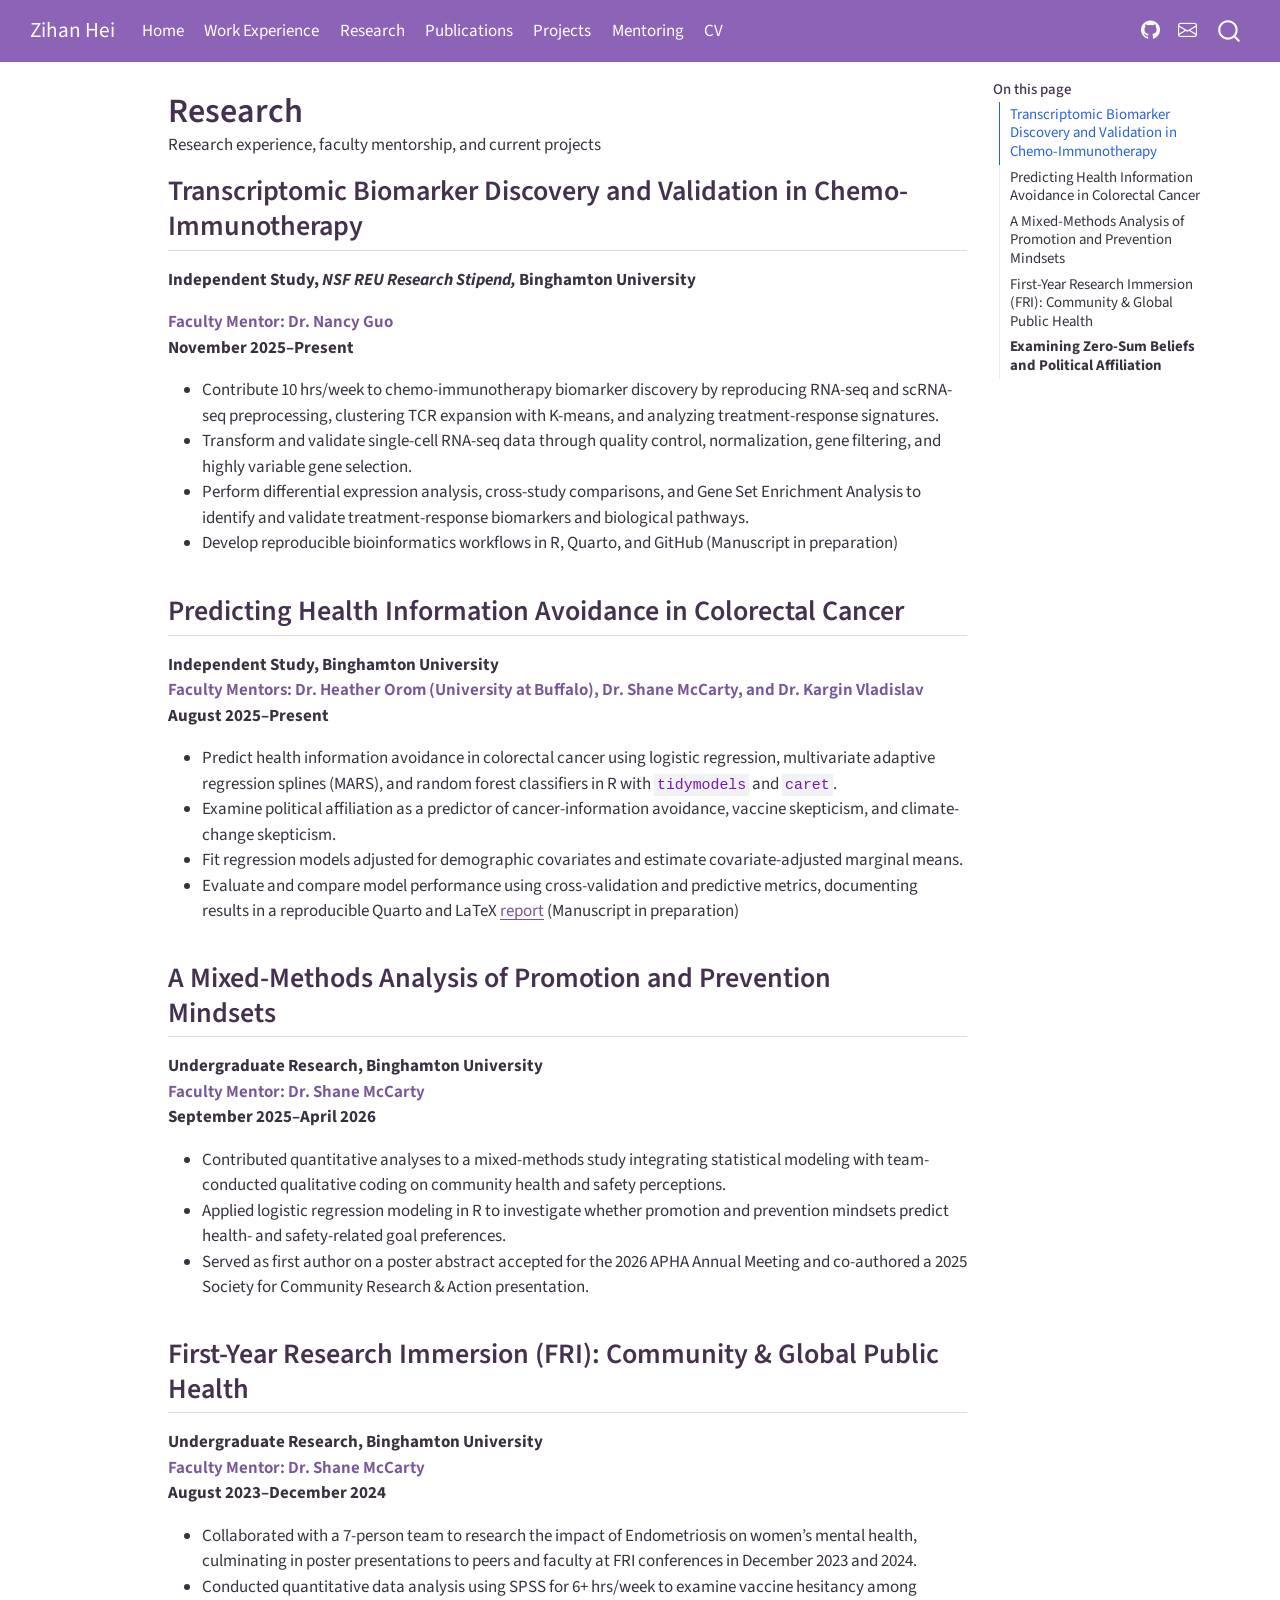
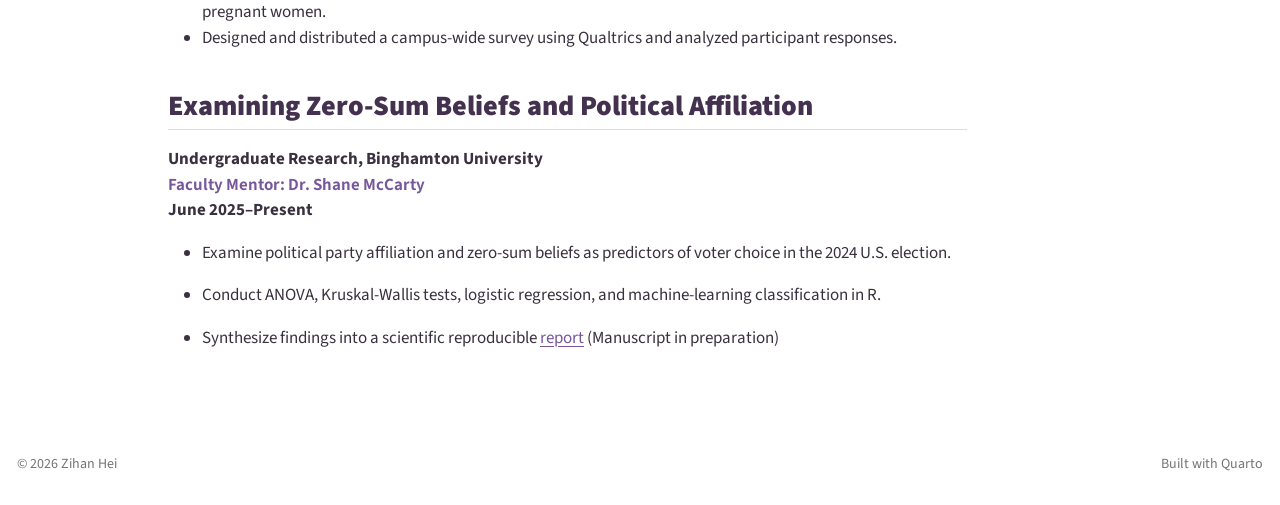
<file: research.html>
<!DOCTYPE html>
<html xmlns="http://www.w3.org/1999/xhtml" lang="en" xml:lang="en"><head>

<meta charset="utf-8">
<meta name="generator" content="quarto-1.10.18">

<meta name="viewport" content="width=device-width, initial-scale=1.0, user-scalable=yes">

<meta name="description" content="Research experience, faculty mentorship, and current projects">

<title>Research – Zihan Hei</title>
<style>
/* Default styles provided by pandoc.
** See https://pandoc.org/MANUAL.html#variables-for-html for config info.
*/
span.smallcaps{font-variant: small-caps;}
div.columns{display: flex; gap: 1.5em;}
div.column{flex: auto;}
@media screen {
div.columns{gap: min(4vw, 1.5em);}
div.column{overflow-x: auto;}
}
div.hanging-indent{margin-left: 1.5em; text-indent: -1.5em;}
ul.task-list{list-style: none;}
ul.task-list li input[type="checkbox"] {
  width: 0.8em;
  margin: 0 0.8em 0.2em -1em; /* quarto-specific, see https://github.com/quarto-dev/quarto-cli/issues/4556 */ 
  vertical-align: middle;
}
</style>


<script src="site_libs/quarto-nav/quarto-nav.js"></script>
<script src="site_libs/quarto-nav/headroom.min.js"></script>
<script src="site_libs/clipboard/clipboard.min.js"></script>
<script src="site_libs/quarto-search/autocomplete.umd.js"></script>
<script src="site_libs/quarto-search/fuse.min.js"></script>
<script src="site_libs/quarto-search/quarto-search.js"></script>
<meta name="quarto:offset" content="./">
<link href="./assets/favicon.svg" rel="icon" type="image/svg+xml">
<script src="site_libs/quarto-html/quarto.js" type="module"></script>
<script src="site_libs/quarto-html/tabsets/tabsets.js" type="module"></script>
<script src="site_libs/quarto-html/popper.min.js"></script>
<script src="site_libs/quarto-html/tippy.umd.min.js"></script>
<script src="site_libs/quarto-html/anchor.min.js"></script>
<link href="site_libs/quarto-html/tippy.css" rel="stylesheet">
<link href="site_libs/quarto-html/quarto-syntax-highlighting-64a204ab8560d761af7679ceaba22944.css" rel="stylesheet" id="quarto-text-highlighting-styles">
<script src="site_libs/bootstrap/bootstrap.min.js"></script>
<link href="site_libs/bootstrap/bootstrap-icons.css" rel="stylesheet">
<link href="site_libs/bootstrap/bootstrap-5ff355f32169432f12e3b54c979a24ba.min.css" rel="stylesheet" append-hash="true" id="quarto-bootstrap" data-mode="light">
<script id="quarto-search-options" type="application/json">{
  "location": "navbar",
  "copy-button": false,
  "collapse-after": 3,
  "panel-placement": "end",
  "type": "overlay",
  "limit": 50,
  "keyboard-shortcut": [
    "f",
    "/",
    "s"
  ],
  "show-item-context": false,
  "language": {
    "search-no-results-text": "No results",
    "search-matching-documents-text": "matching documents",
    "search-copy-link-title": "Copy link to search",
    "search-hide-matches-text": "Hide additional matches",
    "search-more-match-text": "more match in this document",
    "search-more-matches-text": "more matches in this document",
    "search-clear-button-title": "Clear",
    "search-text-placeholder": "",
    "search-detached-cancel-button-title": "Cancel",
    "search-submit-button-title": "Submit",
    "search-label": "Search"
  }
}</script>
<style>html{ scroll-behavior: smooth; }</style>


<link rel="stylesheet" href="styles.css">
</head>

<body class="nav-fixed quarto-light">

<div id="quarto-search-results"></div>
  <header id="quarto-header" class="headroom fixed-top">
    <nav class="navbar navbar-expand-lg " data-bs-theme="dark">
      <div class="navbar-container container-fluid">
      <div class="navbar-brand-container mx-auto">
    <a class="navbar-brand" href="./index.html">
    <span class="navbar-title">Zihan Hei</span>
    </a>
  </div>
            <div id="quarto-search" class="" title="Search"></div>
          <button class="navbar-toggler" type="button" data-bs-toggle="collapse" data-bs-target="#navbarCollapse" aria-controls="navbarCollapse" role="menu" aria-expanded="false" aria-label="Toggle navigation" onclick="if (window.quartoToggleHeadroom) { window.quartoToggleHeadroom(); }">
  <span class="navbar-toggler-icon"></span>
</button>
          <div class="collapse navbar-collapse" id="navbarCollapse">
            <ul class="navbar-nav navbar-nav-scroll me-auto">
  <li class="nav-item">
    <a class="nav-link" href="./index.html"> 
<span class="menu-text">Home</span></a>
  </li>  
  <li class="nav-item">
    <a class="nav-link" href="./work-experience.html"> 
<span class="menu-text">Work Experience</span></a>
  </li>  
  <li class="nav-item">
    <a class="nav-link active" href="./research.html" aria-current="page"> 
<span class="menu-text">Research</span></a>
  </li>  
  <li class="nav-item">
    <a class="nav-link" href="./publications.html"> 
<span class="menu-text">Publications</span></a>
  </li>  
  <li class="nav-item">
    <a class="nav-link" href="./projects.html"> 
<span class="menu-text">Projects</span></a>
  </li>  
  <li class="nav-item">
    <a class="nav-link" href="./mentoring.html"> 
<span class="menu-text">Mentoring</span></a>
  </li>  
  <li class="nav-item">
    <a class="nav-link" href="./cv.html"> 
<span class="menu-text">CV</span></a>
  </li>  
</ul>
            <ul class="navbar-nav navbar-nav-scroll ms-auto">
  <li class="nav-item compact">
    <a class="nav-link" href="https://github.com/Zihan-Hei"> <i class="bi bi-github" role="img" aria-label="GitHub">
</i> 
<span class="menu-text"></span></a>
  </li>  
  <li class="nav-item compact">
    <a class="nav-link" href="mailto:zhei@binghamton.edu"> <i class="bi bi-envelope" role="img" aria-label="Email">
</i> 
<span class="menu-text"></span></a>
  </li>  
</ul>
          </div> <!-- /navcollapse -->
            <div class="quarto-navbar-tools">
</div>
      </div> <!-- /container-fluid -->
    </nav>
</header>
<!-- content -->
<div id="quarto-content" class="quarto-container page-columns page-rows-contents page-layout-article page-navbar">
<!-- sidebar -->
<!-- margin-sidebar -->
    <div id="quarto-margin-sidebar" class="sidebar margin-sidebar">
        <nav id="TOC" role="doc-toc" class="toc-active">
    <h2 id="toc-title">On this page</h2>
   
  <ul>
  <li><a href="#transcriptomic-biomarker-discovery-and-validation-in-chemo-immunotherapy" id="toc-transcriptomic-biomarker-discovery-and-validation-in-chemo-immunotherapy" class="nav-link active" data-scroll-target="#transcriptomic-biomarker-discovery-and-validation-in-chemo-immunotherapy">Transcriptomic Biomarker Discovery and Validation in Chemo-Immunotherapy</a></li>
  <li><a href="#predicting-health-information-avoidance-in-colorectal-cancer" id="toc-predicting-health-information-avoidance-in-colorectal-cancer" class="nav-link" data-scroll-target="#predicting-health-information-avoidance-in-colorectal-cancer">Predicting Health Information Avoidance in Colorectal Cancer</a></li>
  <li><a href="#a-mixed-methods-analysis-of-promotion-and-prevention-mindsets" id="toc-a-mixed-methods-analysis-of-promotion-and-prevention-mindsets" class="nav-link" data-scroll-target="#a-mixed-methods-analysis-of-promotion-and-prevention-mindsets">A Mixed-Methods Analysis of Promotion and Prevention Mindsets</a></li>
  <li><a href="#first-year-research-immersion-fri-community-global-public-health" id="toc-first-year-research-immersion-fri-community-global-public-health" class="nav-link" data-scroll-target="#first-year-research-immersion-fri-community-global-public-health">First-Year Research Immersion (FRI): Community &amp; Global Public Health</a></li>
  <li><a href="#examining-zero-sum-beliefs-and-political-affiliation" id="toc-examining-zero-sum-beliefs-and-political-affiliation" class="nav-link" data-scroll-target="#examining-zero-sum-beliefs-and-political-affiliation"><strong>Examining Zero-Sum Beliefs and Political Affiliation</strong></a></li>
  </ul>
</nav>
    </div>
<!-- main -->
<main class="content" id="quarto-document-content">

<header id="title-block-header" class="quarto-title-block default">
<div class="quarto-title">
<h1 class="title">Research</h1>
</div>

<div>
  <div class="description">
    Research experience, faculty mentorship, and current projects
  </div>
</div>


<div class="quarto-title-meta">

    
  
    
  </div>
  


</header>


<section id="transcriptomic-biomarker-discovery-and-validation-in-chemo-immunotherapy" class="level2">
<h2 class="anchored" data-anchor-id="transcriptomic-biomarker-discovery-and-validation-in-chemo-immunotherapy">Transcriptomic Biomarker Discovery and Validation in Chemo-Immunotherapy</h2>
<p><strong>Independent Study, <em>NSF REU Research Stipend,</em> Binghamton University</strong></p>
<p><span class="mentor-line">Faculty Mentor: Dr.&nbsp;Nancy Guo</span><br>
<strong>November 2025–Present</strong></p>
<ul>
<li>Contribute 10 hrs/week to chemo-immunotherapy biomarker discovery by reproducing RNA-seq and scRNA-seq preprocessing, clustering TCR expansion with K-means, and analyzing treatment-response signatures.</li>
<li>Transform and validate single-cell RNA-seq data through quality control, normalization, gene filtering, and highly variable gene selection.</li>
<li>Perform differential expression analysis, cross-study comparisons, and Gene Set Enrichment Analysis to identify and validate treatment-response biomarkers and biological pathways.</li>
<li>Develop reproducible bioinformatics workflows in R, Quarto, and GitHub (Manuscript in preparation)</li>
</ul>
</section>
<section id="predicting-health-information-avoidance-in-colorectal-cancer" class="level2">
<h2 class="anchored" data-anchor-id="predicting-health-information-avoidance-in-colorectal-cancer">Predicting Health Information Avoidance in Colorectal Cancer</h2>
<p><strong>Independent Study, Binghamton University</strong><br>
<span class="mentor-line">Faculty Mentors: Dr.&nbsp;Heather Orom (University at Buffalo), Dr.&nbsp;Shane McCarty, and Dr.&nbsp;Kargin Vladislav</span><br>
<strong>August 2025–Present</strong></p>
<ul>
<li>Predict health information avoidance in colorectal cancer using logistic regression, multivariate adaptive regression splines (MARS), and random forest classifiers in R with <code>tidymodels</code> and <code>caret</code>.</li>
<li>Examine political affiliation as a predictor of cancer-information avoidance, vaccine skepticism, and climate-change skepticism.</li>
<li>Fit regression models adjusted for demographic covariates and estimate covariate-adjusted marginal means.</li>
<li>Evaluate and compare model performance using cross-validation and predictive metrics, documenting results in a reproducible Quarto and LaTeX <a href="https://zihanhei.quarto.pub/avoider-report/">report</a> (Manuscript in preparation)</li>
</ul>
</section>
<section id="a-mixed-methods-analysis-of-promotion-and-prevention-mindsets" class="level2">
<h2 class="anchored" data-anchor-id="a-mixed-methods-analysis-of-promotion-and-prevention-mindsets">A Mixed-Methods Analysis of Promotion and Prevention Mindsets</h2>
<p><strong>Undergraduate Research, Binghamton University</strong><br>
<span class="mentor-line">Faculty Mentor: Dr.&nbsp;Shane McCarty</span><br>
<strong>September 2025–April 2026</strong></p>
<ul>
<li>Contributed quantitative analyses to a mixed-methods study integrating statistical modeling with team-conducted qualitative coding on community health and safety perceptions.</li>
<li>Applied logistic regression modeling in R to investigate whether promotion and prevention mindsets predict health- and safety-related goal preferences.</li>
<li>Served as first author on a poster abstract accepted for the 2026 APHA Annual Meeting and co-authored a 2025 Society for Community Research &amp; Action presentation.</li>
</ul>
</section>
<section id="first-year-research-immersion-fri-community-global-public-health" class="level2">
<h2 class="anchored" data-anchor-id="first-year-research-immersion-fri-community-global-public-health">First-Year Research Immersion (FRI): Community &amp; Global Public Health</h2>
<p><strong>Undergraduate Research, Binghamton University</strong><br>
<span class="mentor-line">Faculty Mentor: Dr.&nbsp;Shane McCarty</span><br>
<strong>August 2023–December 2024</strong></p>
<ul>
<li>Collaborated with a 7-person team to research the impact of Endometriosis on women’s mental health, culminating in poster presentations to peers and faculty at FRI conferences in December 2023 and 2024.</li>
<li>Conducted quantitative data analysis using SPSS for 6+ hrs/week to examine vaccine hesitancy among pregnant women.</li>
<li>Designed and distributed a campus-wide survey using Qualtrics and analyzed participant responses.</li>
</ul>
</section>
<section id="examining-zero-sum-beliefs-and-political-affiliation" class="level2">
<h2 class="anchored" data-anchor-id="examining-zero-sum-beliefs-and-political-affiliation"><strong>Examining Zero-Sum Beliefs and Political Affiliation</strong></h2>
<p><strong>Undergraduate Research, Binghamton University</strong><br>
<span class="mentor-line">Faculty Mentor: Dr.&nbsp;Shane McCarty</span><br>
<strong>June 2025–Present</strong></p>
<ul>
<li><p>Examine political party affiliation and zero-sum beliefs as predictors of voter choice in the 2024 U.S. election.</p></li>
<li><p>Conduct ANOVA, Kruskal-Wallis tests, logistic regression, and machine-learning classification in R.</p></li>
<li><p>Synthesize findings into a scientific reproducible <a href="https://fripublichealth.quarto.pub/zerosum/">report</a> (Manuscript in preparation)</p></li>
</ul>


</section>

</main> <!-- /main -->
<script id="quarto-html-after-body" type="application/javascript">
  window.document.addEventListener("DOMContentLoaded", function (event) {
    const icon = "";
    const anchorJS = new window.AnchorJS();
    anchorJS.options = {
      placement: 'right',
      icon: icon
    };
    anchorJS.add('.anchored');
    const isCodeAnnotation = (el) => {
      for (const clz of el.classList) {
        if (clz.startsWith('code-annotation-')) {                     
          return true;
        }
      }
      return false;
    }
    const onCopySuccess = function(e) {
      // button target
      const button = e.trigger;
      // don't keep focus
      button.blur();
      // flash "checked"
      button.classList.add('code-copy-button-checked');
      var currentTitle = button.getAttribute("title");
      button.setAttribute("title", "Copied!");
      let tooltip;
      if (window.bootstrap) {
        button.setAttribute("data-bs-toggle", "tooltip");
        button.setAttribute("data-bs-placement", "left");
        button.setAttribute("data-bs-title", "Copied!");
        tooltip = new bootstrap.Tooltip(button, 
          { trigger: "manual", 
            customClass: "code-copy-button-tooltip",
            offset: [0, -8]});
        tooltip.show();    
      }
      setTimeout(function() {
        if (tooltip) {
          tooltip.hide();
          button.removeAttribute("data-bs-title");
          button.removeAttribute("data-bs-toggle");
          button.removeAttribute("data-bs-placement");
        }
        button.setAttribute("title", currentTitle);
        button.classList.remove('code-copy-button-checked');
      }, 1000);
      // clear code selection
      e.clearSelection();
    }
    const getTextToCopy = function(trigger) {
      const outerScaffold = trigger.parentElement.cloneNode(true);
      const codeEl = outerScaffold.querySelector('code');
      for (const childEl of codeEl.children) {
        if (isCodeAnnotation(childEl)) {
          childEl.remove();
        }
      }
      return codeEl.innerText;
    }
    const clipboard = new window.ClipboardJS('.code-copy-button:not([data-in-quarto-modal])', {
      text: getTextToCopy
    });
    clipboard.on('success', onCopySuccess);
    if (window.document.getElementById('quarto-embedded-source-code-modal')) {
      const clipboardModal = new window.ClipboardJS('.code-copy-button[data-in-quarto-modal]', {
        text: getTextToCopy,
        container: window.document.getElementById('quarto-embedded-source-code-modal')
      });
      clipboardModal.on('success', onCopySuccess);
    }
      var localhostRegex = new RegExp(/^(?:http|https):\/\/localhost\:?[0-9]*\//);
      var mailtoRegex = new RegExp(/^mailto:/);
        var filterRegex = new RegExp("https:\/\/Zihan-Hei\.github\.io\/zihan-academic-website\/");
      var isInternal = (href) => {
          return filterRegex.test(href) || localhostRegex.test(href) || mailtoRegex.test(href);
      }
      // Inspect non-navigation links and adorn them if external
     var links = window.document.querySelectorAll('a[href]:not(.nav-link):not(.navbar-brand):not(.toc-action):not(.sidebar-link):not(.sidebar-item-toggle):not(.pagination-link):not(.no-external):not([aria-hidden]):not(.dropdown-item):not(.quarto-navigation-tool):not(.about-link)');
      for (var i=0; i<links.length; i++) {
        const link = links[i];
        if (!isInternal(link.href)) {
          // undo the damage that might have been done by quarto-nav.js in the case of
          // links that we want to consider external
          if (link.dataset.originalHref !== undefined) {
            link.href = link.dataset.originalHref;
          }
            // target, if specified
            link.setAttribute("target", "_blank");
            if (link.getAttribute("rel") === null) {
              link.setAttribute("rel", "noopener");
            }
        }
      }
    function tippyHover(el, contentFn, onTriggerFn, onUntriggerFn) {
      const config = {
        allowHTML: true,
        maxWidth: 500,
        delay: 100,
        arrow: false,
        appendTo: function(el) {
            return el.parentElement;
        },
        interactive: true,
        interactiveBorder: 10,
        theme: 'quarto',
        placement: 'bottom-start',
      };
      if (contentFn) {
        config.content = contentFn;
      }
      if (onTriggerFn) {
        config.onTrigger = onTriggerFn;
      }
      if (onUntriggerFn) {
        config.onUntrigger = onUntriggerFn;
      }
      window.tippy(el, config); 
    }
    const noterefs = window.document.querySelectorAll('a[role="doc-noteref"]');
    for (var i=0; i<noterefs.length; i++) {
      const ref = noterefs[i];
      tippyHover(ref, function() {
        // use id or data attribute instead here
        let href = ref.getAttribute('data-footnote-href') || ref.getAttribute('href');
        try { href = new URL(href).hash; } catch {}
        const id = href.replace(/^#\/?/, "");
        const note = window.document.getElementById(id);
        if (note) {
          return note.innerHTML;
        } else {
          return "";
        }
      });
    }
    const xrefs = window.document.querySelectorAll('a.quarto-xref');
    const processXRef = (id, note) => {
      // Strip column container classes
      const stripColumnClz = (el) => {
        el.classList.remove("page-full", "page-columns");
        if (el.children) {
          for (const child of el.children) {
            stripColumnClz(child);
          }
        }
      }
      stripColumnClz(note)
      if (id === null || id.startsWith('sec-')) {
        // Special case sections, only their first couple elements
        const container = document.createElement("div");
        if (note.children && note.children.length > 2) {
          container.appendChild(note.children[0].cloneNode(true));
          for (let i = 1; i < note.children.length; i++) {
            const child = note.children[i];
            if (child.tagName === "P" && child.innerText === "") {
              continue;
            } else {
              container.appendChild(child.cloneNode(true));
              break;
            }
          }
          if (window.Quarto?.typesetMath) {
            window.Quarto.typesetMath(container);
          }
          return container.innerHTML
        } else {
          if (window.Quarto?.typesetMath) {
            window.Quarto.typesetMath(note);
          }
          return note.innerHTML;
        }
      } else {
        // Remove any anchor links if they are present
        const anchorLink = note.querySelector('a.anchorjs-link');
        if (anchorLink) {
          anchorLink.remove();
        }
        if (window.Quarto?.typesetMath) {
          window.Quarto.typesetMath(note);
        }
        if (note.classList.contains("callout")) {
          return note.outerHTML;
        } else {
          return note.innerHTML;
        }
      }
    }
    for (var i=0; i<xrefs.length; i++) {
      const xref = xrefs[i];
      tippyHover(xref, undefined, function(instance) {
        instance.disable();
        let url = xref.getAttribute('href');
        let hash = undefined; 
        if (url.startsWith('#')) {
          hash = url;
        } else {
          try { hash = new URL(url).hash; } catch {}
        }
        if (hash) {
          const id = hash.replace(/^#\/?/, "");
          const note = window.document.getElementById(id);
          if (note !== null) {
            try {
              const html = processXRef(id, note.cloneNode(true));
              instance.setContent(html);
            } finally {
              instance.enable();
              instance.show();
            }
          } else {
            // See if we can fetch this
            fetch(url.split('#')[0])
            .then(res => res.text())
            .then(html => {
              const parser = new DOMParser();
              const htmlDoc = parser.parseFromString(html, "text/html");
              const note = htmlDoc.getElementById(id);
              if (note !== null) {
                const html = processXRef(id, note);
                instance.setContent(html);
              } 
            }).finally(() => {
              instance.enable();
              instance.show();
            });
          }
        } else {
          // See if we can fetch a full url (with no hash to target)
          // This is a special case and we should probably do some content thinning / targeting
          fetch(url)
          .then(res => res.text())
          .then(html => {
            const parser = new DOMParser();
            const htmlDoc = parser.parseFromString(html, "text/html");
            const note = htmlDoc.querySelector('main.content');
            if (note !== null) {
              // This should only happen for chapter cross references
              // (since there is no id in the URL)
              // remove the first header
              if (note.children.length > 0 && note.children[0].tagName === "HEADER") {
                note.children[0].remove();
              }
              const html = processXRef(null, note);
              instance.setContent(html);
            } 
          }).finally(() => {
            instance.enable();
            instance.show();
          });
        }
      }, function(instance) {
      });
    }
        let selectedAnnoteEl;
        const selectorForAnnotation = ( cell, annotation) => {
          let cellAttr = 'data-code-cell="' + cell + '"';
          let lineAttr = 'data-code-annotation="' +  annotation + '"';
          const selector = 'span[' + cellAttr + '][' + lineAttr + ']';
          return selector;
        }
        const selectCodeLines = (annoteEl) => {
          const doc = window.document;
          const targetCell = annoteEl.getAttribute("data-target-cell");
          const targetAnnotation = annoteEl.getAttribute("data-target-annotation");
          const annoteSpan = window.document.querySelector(selectorForAnnotation(targetCell, targetAnnotation));
          const lines = annoteSpan.getAttribute("data-code-lines").split(",");
          const lineIds = lines.map((line) => {
            return targetCell + "-" + line;
          })
          let top = null;
          let height = null;
          let parent = null;
          if (lineIds.length > 0) {
              //compute the position of the single el (top and bottom and make a div)
              const el = window.document.getElementById(lineIds[0]);
              top = el.offsetTop;
              height = el.offsetHeight;
              parent = el.parentElement.parentElement;
            if (lineIds.length > 1) {
              const lastEl = window.document.getElementById(lineIds[lineIds.length - 1]);
              const bottom = lastEl.offsetTop + lastEl.offsetHeight;
              height = bottom - top;
            }
            if (top !== null && height !== null && parent !== null) {
              // cook up a div (if necessary) and position it 
              let div = window.document.getElementById("code-annotation-line-highlight");
              if (div === null) {
                div = window.document.createElement("div");
                div.setAttribute("id", "code-annotation-line-highlight");
                div.style.position = 'absolute';
                parent.appendChild(div);
              }
              div.style.top = top - 2 + "px";
              div.style.height = height + 4 + "px";
              div.style.left = 0;
              let gutterDiv = window.document.getElementById("code-annotation-line-highlight-gutter");
              if (gutterDiv === null) {
                gutterDiv = window.document.createElement("div");
                gutterDiv.setAttribute("id", "code-annotation-line-highlight-gutter");
                gutterDiv.style.position = 'absolute';
                const codeCell = window.document.getElementById(targetCell);
                const gutter = codeCell.querySelector('.code-annotation-gutter');
                gutter.appendChild(gutterDiv);
              }
              gutterDiv.style.top = top - 2 + "px";
              gutterDiv.style.height = height + 4 + "px";
            }
            selectedAnnoteEl = annoteEl;
          }
        };
        const unselectCodeLines = () => {
          const elementsIds = ["code-annotation-line-highlight", "code-annotation-line-highlight-gutter"];
          elementsIds.forEach((elId) => {
            const div = window.document.getElementById(elId);
            if (div) {
              div.remove();
            }
          });
          selectedAnnoteEl = undefined;
        };
          // Handle positioning of the toggle
      window.addEventListener(
        "resize",
        throttle(() => {
          elRect = undefined;
          if (selectedAnnoteEl) {
            selectCodeLines(selectedAnnoteEl);
          }
        }, 10)
      );
      function throttle(fn, ms) {
      let throttle = false;
      let timer;
        return (...args) => {
          if(!throttle) { // first call gets through
              fn.apply(this, args);
              throttle = true;
          } else { // all the others get throttled
              if(timer) clearTimeout(timer); // cancel #2
              timer = setTimeout(() => {
                fn.apply(this, args);
                timer = throttle = false;
              }, ms);
          }
        };
      }
        // Attach click handler to the DT
        const annoteDls = window.document.querySelectorAll('dt[data-target-cell]');
        for (const annoteDlNode of annoteDls) {
          annoteDlNode.addEventListener('click', (event) => {
            const clickedEl = event.target;
            if (clickedEl !== selectedAnnoteEl) {
              unselectCodeLines();
              const activeEl = window.document.querySelector('dt[data-target-cell].code-annotation-active');
              if (activeEl) {
                activeEl.classList.remove('code-annotation-active');
              }
              selectCodeLines(clickedEl);
              clickedEl.classList.add('code-annotation-active');
            } else {
              // Unselect the line
              unselectCodeLines();
              clickedEl.classList.remove('code-annotation-active');
            }
          });
        }
    const findCites = (el) => {
      const parentEl = el.parentElement;
      if (parentEl) {
        const cites = parentEl.dataset.cites;
        if (cites) {
          return {
            el,
            cites: cites.split(' ')
          };
        } else {
          return findCites(el.parentElement)
        }
      } else {
        return undefined;
      }
    };
    var bibliorefs = window.document.querySelectorAll('a[role="doc-biblioref"]');
    for (var i=0; i<bibliorefs.length; i++) {
      const ref = bibliorefs[i];
      const citeInfo = findCites(ref);
      if (citeInfo) {
        tippyHover(citeInfo.el, function() {
          var popup = window.document.createElement('div');
          citeInfo.cites.forEach(function(cite) {
            var citeDiv = window.document.createElement('div');
            citeDiv.classList.add('hanging-indent');
            citeDiv.classList.add('csl-entry');
            var biblioDiv = window.document.getElementById('ref-' + cite);
            if (biblioDiv) {
              citeDiv.innerHTML = biblioDiv.innerHTML;
            }
            popup.appendChild(citeDiv);
          });
          return popup.innerHTML;
        });
      }
    }
  });
  </script>
</div> <!-- /content -->
<footer class="footer">
  <div class="nav-footer">
    <div class="nav-footer-left">
<p>© 2026 Zihan Hei</p>
</div>   
    <div class="nav-footer-center">
      &nbsp;
    </div>
    <div class="nav-footer-right">
<p>Built with Quarto</p>
</div>
  </div>
</footer>




<script src="site_libs/quarto-html/zenscroll-min.js"></script>
</body></html>
</file>
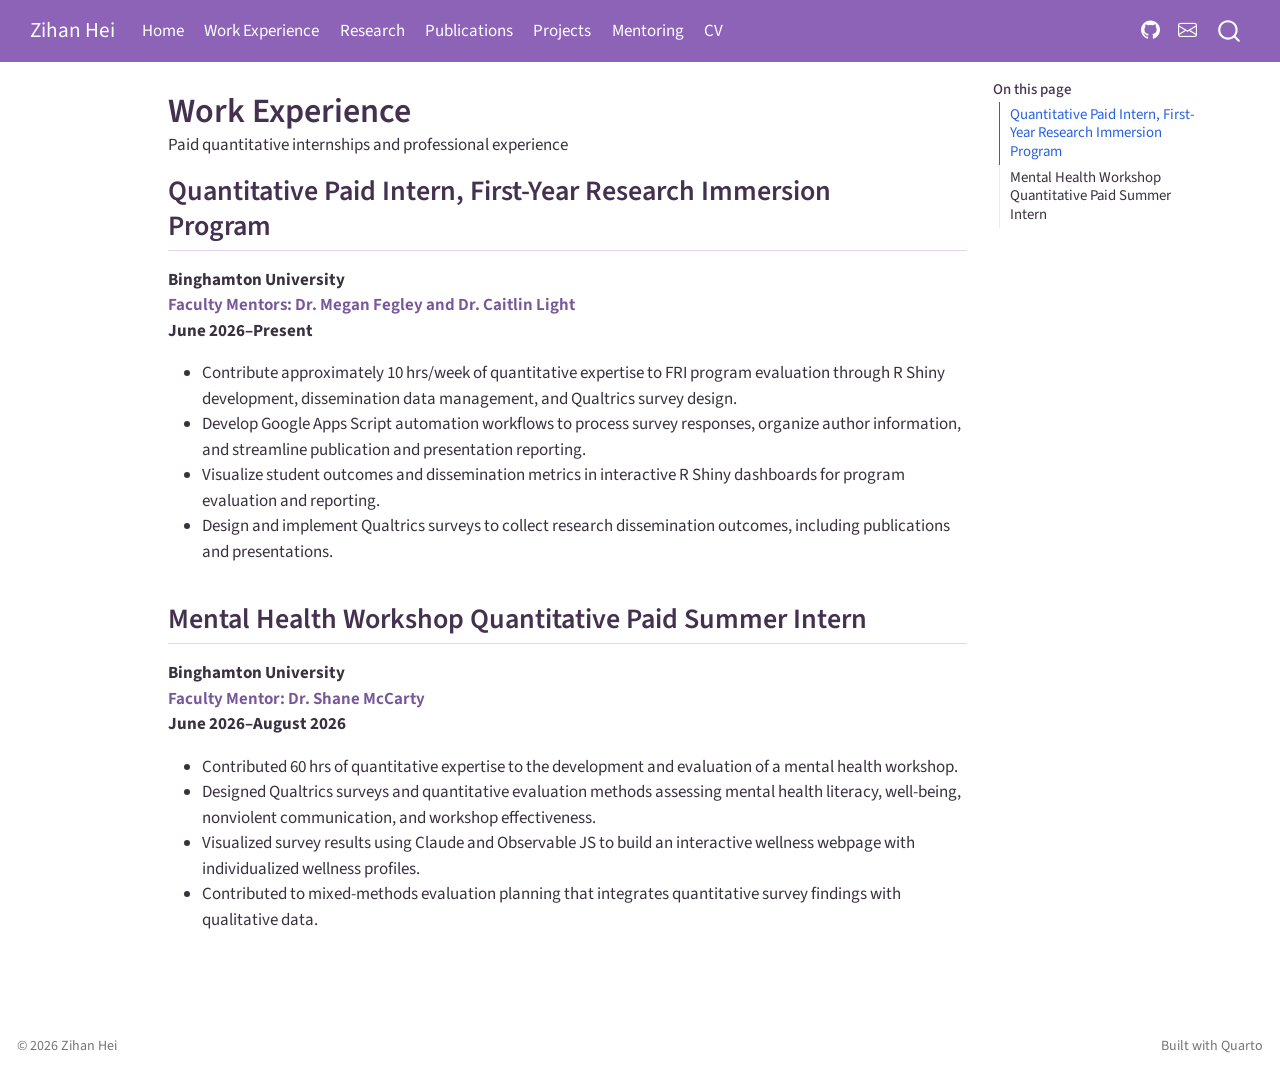
<file: work-experience.html>
<!DOCTYPE html>
<html xmlns="http://www.w3.org/1999/xhtml" lang="en" xml:lang="en"><head>

<meta charset="utf-8">
<meta name="generator" content="quarto-1.10.18">

<meta name="viewport" content="width=device-width, initial-scale=1.0, user-scalable=yes">

<meta name="description" content="Paid quantitative internships and professional experience">

<title>Work Experience – Zihan Hei</title>
<style>
/* Default styles provided by pandoc.
** See https://pandoc.org/MANUAL.html#variables-for-html for config info.
*/
span.smallcaps{font-variant: small-caps;}
div.columns{display: flex; gap: 1.5em;}
div.column{flex: auto;}
@media screen {
div.columns{gap: min(4vw, 1.5em);}
div.column{overflow-x: auto;}
}
div.hanging-indent{margin-left: 1.5em; text-indent: -1.5em;}
ul.task-list{list-style: none;}
ul.task-list li input[type="checkbox"] {
  width: 0.8em;
  margin: 0 0.8em 0.2em -1em; /* quarto-specific, see https://github.com/quarto-dev/quarto-cli/issues/4556 */ 
  vertical-align: middle;
}
</style>


<script src="site_libs/quarto-nav/quarto-nav.js"></script>
<script src="site_libs/quarto-nav/headroom.min.js"></script>
<script src="site_libs/clipboard/clipboard.min.js"></script>
<script src="site_libs/quarto-search/autocomplete.umd.js"></script>
<script src="site_libs/quarto-search/fuse.min.js"></script>
<script src="site_libs/quarto-search/quarto-search.js"></script>
<meta name="quarto:offset" content="./">
<link href="./assets/favicon.svg" rel="icon" type="image/svg+xml">
<script src="site_libs/quarto-html/quarto.js" type="module"></script>
<script src="site_libs/quarto-html/tabsets/tabsets.js" type="module"></script>
<script src="site_libs/quarto-html/popper.min.js"></script>
<script src="site_libs/quarto-html/tippy.umd.min.js"></script>
<script src="site_libs/quarto-html/anchor.min.js"></script>
<link href="site_libs/quarto-html/tippy.css" rel="stylesheet">
<link href="site_libs/quarto-html/quarto-syntax-highlighting-64a204ab8560d761af7679ceaba22944.css" rel="stylesheet" id="quarto-text-highlighting-styles">
<script src="site_libs/bootstrap/bootstrap.min.js"></script>
<link href="site_libs/bootstrap/bootstrap-icons.css" rel="stylesheet">
<link href="site_libs/bootstrap/bootstrap-5ff355f32169432f12e3b54c979a24ba.min.css" rel="stylesheet" append-hash="true" id="quarto-bootstrap" data-mode="light">
<script id="quarto-search-options" type="application/json">{
  "location": "navbar",
  "copy-button": false,
  "collapse-after": 3,
  "panel-placement": "end",
  "type": "overlay",
  "limit": 50,
  "keyboard-shortcut": [
    "f",
    "/",
    "s"
  ],
  "show-item-context": false,
  "language": {
    "search-no-results-text": "No results",
    "search-matching-documents-text": "matching documents",
    "search-copy-link-title": "Copy link to search",
    "search-hide-matches-text": "Hide additional matches",
    "search-more-match-text": "more match in this document",
    "search-more-matches-text": "more matches in this document",
    "search-clear-button-title": "Clear",
    "search-text-placeholder": "",
    "search-detached-cancel-button-title": "Cancel",
    "search-submit-button-title": "Submit",
    "search-label": "Search"
  }
}</script>
<style>html{ scroll-behavior: smooth; }</style>


<link rel="stylesheet" href="styles.css">
</head>

<body class="nav-fixed quarto-light">

<div id="quarto-search-results"></div>
  <header id="quarto-header" class="headroom fixed-top">
    <nav class="navbar navbar-expand-lg " data-bs-theme="dark">
      <div class="navbar-container container-fluid">
      <div class="navbar-brand-container mx-auto">
    <a class="navbar-brand" href="./index.html">
    <span class="navbar-title">Zihan Hei</span>
    </a>
  </div>
            <div id="quarto-search" class="" title="Search"></div>
          <button class="navbar-toggler" type="button" data-bs-toggle="collapse" data-bs-target="#navbarCollapse" aria-controls="navbarCollapse" role="menu" aria-expanded="false" aria-label="Toggle navigation" onclick="if (window.quartoToggleHeadroom) { window.quartoToggleHeadroom(); }">
  <span class="navbar-toggler-icon"></span>
</button>
          <div class="collapse navbar-collapse" id="navbarCollapse">
            <ul class="navbar-nav navbar-nav-scroll me-auto">
  <li class="nav-item">
    <a class="nav-link" href="./index.html"> 
<span class="menu-text">Home</span></a>
  </li>  
  <li class="nav-item">
    <a class="nav-link active" href="./work-experience.html" aria-current="page"> 
<span class="menu-text">Work Experience</span></a>
  </li>  
  <li class="nav-item">
    <a class="nav-link" href="./research.html"> 
<span class="menu-text">Research</span></a>
  </li>  
  <li class="nav-item">
    <a class="nav-link" href="./publications.html"> 
<span class="menu-text">Publications</span></a>
  </li>  
  <li class="nav-item">
    <a class="nav-link" href="./projects.html"> 
<span class="menu-text">Projects</span></a>
  </li>  
  <li class="nav-item">
    <a class="nav-link" href="./mentoring.html"> 
<span class="menu-text">Mentoring</span></a>
  </li>  
  <li class="nav-item">
    <a class="nav-link" href="./cv.html"> 
<span class="menu-text">CV</span></a>
  </li>  
</ul>
            <ul class="navbar-nav navbar-nav-scroll ms-auto">
  <li class="nav-item compact">
    <a class="nav-link" href="https://github.com/Zihan-Hei"> <i class="bi bi-github" role="img" aria-label="GitHub">
</i> 
<span class="menu-text"></span></a>
  </li>  
  <li class="nav-item compact">
    <a class="nav-link" href="mailto:zhei@binghamton.edu"> <i class="bi bi-envelope" role="img" aria-label="Email">
</i> 
<span class="menu-text"></span></a>
  </li>  
</ul>
          </div> <!-- /navcollapse -->
            <div class="quarto-navbar-tools">
</div>
      </div> <!-- /container-fluid -->
    </nav>
</header>
<!-- content -->
<div id="quarto-content" class="quarto-container page-columns page-rows-contents page-layout-article page-navbar">
<!-- sidebar -->
<!-- margin-sidebar -->
    <div id="quarto-margin-sidebar" class="sidebar margin-sidebar">
        <nav id="TOC" role="doc-toc" class="toc-active">
    <h2 id="toc-title">On this page</h2>
   
  <ul>
  <li><a href="#quantitative-paid-intern-first-year-research-immersion-program" id="toc-quantitative-paid-intern-first-year-research-immersion-program" class="nav-link active" data-scroll-target="#quantitative-paid-intern-first-year-research-immersion-program">Quantitative Paid Intern, First-Year Research Immersion Program</a></li>
  <li><a href="#mental-health-workshop-quantitative-paid-summer-intern" id="toc-mental-health-workshop-quantitative-paid-summer-intern" class="nav-link" data-scroll-target="#mental-health-workshop-quantitative-paid-summer-intern">Mental Health Workshop Quantitative Paid Summer Intern</a></li>
  </ul>
</nav>
    </div>
<!-- main -->
<main class="content" id="quarto-document-content">

<header id="title-block-header" class="quarto-title-block default">
<div class="quarto-title">
<h1 class="title">Work Experience</h1>
</div>

<div>
  <div class="description">
    Paid quantitative internships and professional experience
  </div>
</div>


<div class="quarto-title-meta">

    
  
    
  </div>
  


</header>


<section id="quantitative-paid-intern-first-year-research-immersion-program" class="level2">
<h2 class="anchored" data-anchor-id="quantitative-paid-intern-first-year-research-immersion-program">Quantitative Paid Intern, First-Year Research Immersion Program</h2>
<p><strong>Binghamton University</strong><br>
<span class="mentor-line">Faculty Mentors: Dr.&nbsp;Megan Fegley and Dr.&nbsp;Caitlin Light</span><br>
<strong>June 2026–Present</strong></p>
<ul>
<li>Contribute approximately 10 hrs/week of quantitative expertise to FRI program evaluation through R Shiny development, dissemination data management, and Qualtrics survey design.</li>
<li>Develop Google Apps Script automation workflows to process survey responses, organize author information, and streamline publication and presentation reporting.</li>
<li>Visualize student outcomes and dissemination metrics in interactive R Shiny dashboards for program evaluation and reporting.</li>
<li>Design and implement Qualtrics surveys to collect research dissemination outcomes, including publications and presentations.</li>
</ul>
</section>
<section id="mental-health-workshop-quantitative-paid-summer-intern" class="level2">
<h2 class="anchored" data-anchor-id="mental-health-workshop-quantitative-paid-summer-intern">Mental Health Workshop Quantitative Paid Summer Intern</h2>
<p><strong>Binghamton University</strong><br>
<span class="mentor-line">Faculty Mentor: Dr.&nbsp;Shane McCarty</span><br>
<strong>June 2026–August 2026</strong></p>
<ul>
<li>Contributed 60 hrs of quantitative expertise to the development and evaluation of a mental health workshop.</li>
<li>Designed Qualtrics surveys and quantitative evaluation methods assessing mental health literacy, well-being, nonviolent communication, and workshop effectiveness.</li>
<li>Visualized survey results using Claude and Observable JS to build an interactive wellness webpage with individualized wellness profiles.</li>
<li>Contributed to mixed-methods evaluation planning that integrates quantitative survey findings with qualitative data.</li>
</ul>


</section>

</main> <!-- /main -->
<script id="quarto-html-after-body" type="application/javascript">
  window.document.addEventListener("DOMContentLoaded", function (event) {
    const icon = "";
    const anchorJS = new window.AnchorJS();
    anchorJS.options = {
      placement: 'right',
      icon: icon
    };
    anchorJS.add('.anchored');
    const isCodeAnnotation = (el) => {
      for (const clz of el.classList) {
        if (clz.startsWith('code-annotation-')) {                     
          return true;
        }
      }
      return false;
    }
    const onCopySuccess = function(e) {
      // button target
      const button = e.trigger;
      // don't keep focus
      button.blur();
      // flash "checked"
      button.classList.add('code-copy-button-checked');
      var currentTitle = button.getAttribute("title");
      button.setAttribute("title", "Copied!");
      let tooltip;
      if (window.bootstrap) {
        button.setAttribute("data-bs-toggle", "tooltip");
        button.setAttribute("data-bs-placement", "left");
        button.setAttribute("data-bs-title", "Copied!");
        tooltip = new bootstrap.Tooltip(button, 
          { trigger: "manual", 
            customClass: "code-copy-button-tooltip",
            offset: [0, -8]});
        tooltip.show();    
      }
      setTimeout(function() {
        if (tooltip) {
          tooltip.hide();
          button.removeAttribute("data-bs-title");
          button.removeAttribute("data-bs-toggle");
          button.removeAttribute("data-bs-placement");
        }
        button.setAttribute("title", currentTitle);
        button.classList.remove('code-copy-button-checked');
      }, 1000);
      // clear code selection
      e.clearSelection();
    }
    const getTextToCopy = function(trigger) {
      const outerScaffold = trigger.parentElement.cloneNode(true);
      const codeEl = outerScaffold.querySelector('code');
      for (const childEl of codeEl.children) {
        if (isCodeAnnotation(childEl)) {
          childEl.remove();
        }
      }
      return codeEl.innerText;
    }
    const clipboard = new window.ClipboardJS('.code-copy-button:not([data-in-quarto-modal])', {
      text: getTextToCopy
    });
    clipboard.on('success', onCopySuccess);
    if (window.document.getElementById('quarto-embedded-source-code-modal')) {
      const clipboardModal = new window.ClipboardJS('.code-copy-button[data-in-quarto-modal]', {
        text: getTextToCopy,
        container: window.document.getElementById('quarto-embedded-source-code-modal')
      });
      clipboardModal.on('success', onCopySuccess);
    }
      var localhostRegex = new RegExp(/^(?:http|https):\/\/localhost\:?[0-9]*\//);
      var mailtoRegex = new RegExp(/^mailto:/);
        var filterRegex = new RegExp("https:\/\/Zihan-Hei\.github\.io\/zihan-academic-website\/");
      var isInternal = (href) => {
          return filterRegex.test(href) || localhostRegex.test(href) || mailtoRegex.test(href);
      }
      // Inspect non-navigation links and adorn them if external
     var links = window.document.querySelectorAll('a[href]:not(.nav-link):not(.navbar-brand):not(.toc-action):not(.sidebar-link):not(.sidebar-item-toggle):not(.pagination-link):not(.no-external):not([aria-hidden]):not(.dropdown-item):not(.quarto-navigation-tool):not(.about-link)');
      for (var i=0; i<links.length; i++) {
        const link = links[i];
        if (!isInternal(link.href)) {
          // undo the damage that might have been done by quarto-nav.js in the case of
          // links that we want to consider external
          if (link.dataset.originalHref !== undefined) {
            link.href = link.dataset.originalHref;
          }
            // target, if specified
            link.setAttribute("target", "_blank");
            if (link.getAttribute("rel") === null) {
              link.setAttribute("rel", "noopener");
            }
        }
      }
    function tippyHover(el, contentFn, onTriggerFn, onUntriggerFn) {
      const config = {
        allowHTML: true,
        maxWidth: 500,
        delay: 100,
        arrow: false,
        appendTo: function(el) {
            return el.parentElement;
        },
        interactive: true,
        interactiveBorder: 10,
        theme: 'quarto',
        placement: 'bottom-start',
      };
      if (contentFn) {
        config.content = contentFn;
      }
      if (onTriggerFn) {
        config.onTrigger = onTriggerFn;
      }
      if (onUntriggerFn) {
        config.onUntrigger = onUntriggerFn;
      }
      window.tippy(el, config); 
    }
    const noterefs = window.document.querySelectorAll('a[role="doc-noteref"]');
    for (var i=0; i<noterefs.length; i++) {
      const ref = noterefs[i];
      tippyHover(ref, function() {
        // use id or data attribute instead here
        let href = ref.getAttribute('data-footnote-href') || ref.getAttribute('href');
        try { href = new URL(href).hash; } catch {}
        const id = href.replace(/^#\/?/, "");
        const note = window.document.getElementById(id);
        if (note) {
          return note.innerHTML;
        } else {
          return "";
        }
      });
    }
    const xrefs = window.document.querySelectorAll('a.quarto-xref');
    const processXRef = (id, note) => {
      // Strip column container classes
      const stripColumnClz = (el) => {
        el.classList.remove("page-full", "page-columns");
        if (el.children) {
          for (const child of el.children) {
            stripColumnClz(child);
          }
        }
      }
      stripColumnClz(note)
      if (id === null || id.startsWith('sec-')) {
        // Special case sections, only their first couple elements
        const container = document.createElement("div");
        if (note.children && note.children.length > 2) {
          container.appendChild(note.children[0].cloneNode(true));
          for (let i = 1; i < note.children.length; i++) {
            const child = note.children[i];
            if (child.tagName === "P" && child.innerText === "") {
              continue;
            } else {
              container.appendChild(child.cloneNode(true));
              break;
            }
          }
          if (window.Quarto?.typesetMath) {
            window.Quarto.typesetMath(container);
          }
          return container.innerHTML
        } else {
          if (window.Quarto?.typesetMath) {
            window.Quarto.typesetMath(note);
          }
          return note.innerHTML;
        }
      } else {
        // Remove any anchor links if they are present
        const anchorLink = note.querySelector('a.anchorjs-link');
        if (anchorLink) {
          anchorLink.remove();
        }
        if (window.Quarto?.typesetMath) {
          window.Quarto.typesetMath(note);
        }
        if (note.classList.contains("callout")) {
          return note.outerHTML;
        } else {
          return note.innerHTML;
        }
      }
    }
    for (var i=0; i<xrefs.length; i++) {
      const xref = xrefs[i];
      tippyHover(xref, undefined, function(instance) {
        instance.disable();
        let url = xref.getAttribute('href');
        let hash = undefined; 
        if (url.startsWith('#')) {
          hash = url;
        } else {
          try { hash = new URL(url).hash; } catch {}
        }
        if (hash) {
          const id = hash.replace(/^#\/?/, "");
          const note = window.document.getElementById(id);
          if (note !== null) {
            try {
              const html = processXRef(id, note.cloneNode(true));
              instance.setContent(html);
            } finally {
              instance.enable();
              instance.show();
            }
          } else {
            // See if we can fetch this
            fetch(url.split('#')[0])
            .then(res => res.text())
            .then(html => {
              const parser = new DOMParser();
              const htmlDoc = parser.parseFromString(html, "text/html");
              const note = htmlDoc.getElementById(id);
              if (note !== null) {
                const html = processXRef(id, note);
                instance.setContent(html);
              } 
            }).finally(() => {
              instance.enable();
              instance.show();
            });
          }
        } else {
          // See if we can fetch a full url (with no hash to target)
          // This is a special case and we should probably do some content thinning / targeting
          fetch(url)
          .then(res => res.text())
          .then(html => {
            const parser = new DOMParser();
            const htmlDoc = parser.parseFromString(html, "text/html");
            const note = htmlDoc.querySelector('main.content');
            if (note !== null) {
              // This should only happen for chapter cross references
              // (since there is no id in the URL)
              // remove the first header
              if (note.children.length > 0 && note.children[0].tagName === "HEADER") {
                note.children[0].remove();
              }
              const html = processXRef(null, note);
              instance.setContent(html);
            } 
          }).finally(() => {
            instance.enable();
            instance.show();
          });
        }
      }, function(instance) {
      });
    }
        let selectedAnnoteEl;
        const selectorForAnnotation = ( cell, annotation) => {
          let cellAttr = 'data-code-cell="' + cell + '"';
          let lineAttr = 'data-code-annotation="' +  annotation + '"';
          const selector = 'span[' + cellAttr + '][' + lineAttr + ']';
          return selector;
        }
        const selectCodeLines = (annoteEl) => {
          const doc = window.document;
          const targetCell = annoteEl.getAttribute("data-target-cell");
          const targetAnnotation = annoteEl.getAttribute("data-target-annotation");
          const annoteSpan = window.document.querySelector(selectorForAnnotation(targetCell, targetAnnotation));
          const lines = annoteSpan.getAttribute("data-code-lines").split(",");
          const lineIds = lines.map((line) => {
            return targetCell + "-" + line;
          })
          let top = null;
          let height = null;
          let parent = null;
          if (lineIds.length > 0) {
              //compute the position of the single el (top and bottom and make a div)
              const el = window.document.getElementById(lineIds[0]);
              top = el.offsetTop;
              height = el.offsetHeight;
              parent = el.parentElement.parentElement;
            if (lineIds.length > 1) {
              const lastEl = window.document.getElementById(lineIds[lineIds.length - 1]);
              const bottom = lastEl.offsetTop + lastEl.offsetHeight;
              height = bottom - top;
            }
            if (top !== null && height !== null && parent !== null) {
              // cook up a div (if necessary) and position it 
              let div = window.document.getElementById("code-annotation-line-highlight");
              if (div === null) {
                div = window.document.createElement("div");
                div.setAttribute("id", "code-annotation-line-highlight");
                div.style.position = 'absolute';
                parent.appendChild(div);
              }
              div.style.top = top - 2 + "px";
              div.style.height = height + 4 + "px";
              div.style.left = 0;
              let gutterDiv = window.document.getElementById("code-annotation-line-highlight-gutter");
              if (gutterDiv === null) {
                gutterDiv = window.document.createElement("div");
                gutterDiv.setAttribute("id", "code-annotation-line-highlight-gutter");
                gutterDiv.style.position = 'absolute';
                const codeCell = window.document.getElementById(targetCell);
                const gutter = codeCell.querySelector('.code-annotation-gutter');
                gutter.appendChild(gutterDiv);
              }
              gutterDiv.style.top = top - 2 + "px";
              gutterDiv.style.height = height + 4 + "px";
            }
            selectedAnnoteEl = annoteEl;
          }
        };
        const unselectCodeLines = () => {
          const elementsIds = ["code-annotation-line-highlight", "code-annotation-line-highlight-gutter"];
          elementsIds.forEach((elId) => {
            const div = window.document.getElementById(elId);
            if (div) {
              div.remove();
            }
          });
          selectedAnnoteEl = undefined;
        };
          // Handle positioning of the toggle
      window.addEventListener(
        "resize",
        throttle(() => {
          elRect = undefined;
          if (selectedAnnoteEl) {
            selectCodeLines(selectedAnnoteEl);
          }
        }, 10)
      );
      function throttle(fn, ms) {
      let throttle = false;
      let timer;
        return (...args) => {
          if(!throttle) { // first call gets through
              fn.apply(this, args);
              throttle = true;
          } else { // all the others get throttled
              if(timer) clearTimeout(timer); // cancel #2
              timer = setTimeout(() => {
                fn.apply(this, args);
                timer = throttle = false;
              }, ms);
          }
        };
      }
        // Attach click handler to the DT
        const annoteDls = window.document.querySelectorAll('dt[data-target-cell]');
        for (const annoteDlNode of annoteDls) {
          annoteDlNode.addEventListener('click', (event) => {
            const clickedEl = event.target;
            if (clickedEl !== selectedAnnoteEl) {
              unselectCodeLines();
              const activeEl = window.document.querySelector('dt[data-target-cell].code-annotation-active');
              if (activeEl) {
                activeEl.classList.remove('code-annotation-active');
              }
              selectCodeLines(clickedEl);
              clickedEl.classList.add('code-annotation-active');
            } else {
              // Unselect the line
              unselectCodeLines();
              clickedEl.classList.remove('code-annotation-active');
            }
          });
        }
    const findCites = (el) => {
      const parentEl = el.parentElement;
      if (parentEl) {
        const cites = parentEl.dataset.cites;
        if (cites) {
          return {
            el,
            cites: cites.split(' ')
          };
        } else {
          return findCites(el.parentElement)
        }
      } else {
        return undefined;
      }
    };
    var bibliorefs = window.document.querySelectorAll('a[role="doc-biblioref"]');
    for (var i=0; i<bibliorefs.length; i++) {
      const ref = bibliorefs[i];
      const citeInfo = findCites(ref);
      if (citeInfo) {
        tippyHover(citeInfo.el, function() {
          var popup = window.document.createElement('div');
          citeInfo.cites.forEach(function(cite) {
            var citeDiv = window.document.createElement('div');
            citeDiv.classList.add('hanging-indent');
            citeDiv.classList.add('csl-entry');
            var biblioDiv = window.document.getElementById('ref-' + cite);
            if (biblioDiv) {
              citeDiv.innerHTML = biblioDiv.innerHTML;
            }
            popup.appendChild(citeDiv);
          });
          return popup.innerHTML;
        });
      }
    }
  });
  </script>
</div> <!-- /content -->
<footer class="footer">
  <div class="nav-footer">
    <div class="nav-footer-left">
<p>© 2026 Zihan Hei</p>
</div>   
    <div class="nav-footer-center">
      &nbsp;
    </div>
    <div class="nav-footer-right">
<p>Built with Quarto</p>
</div>
  </div>
</footer>




<script src="site_libs/quarto-html/zenscroll-min.js"></script>
</body></html>
</file>
<file: site_libs/quarto-html/tippy.css>
.tippy-box[data-animation=fade][data-state=hidden]{opacity:0}[data-tippy-root]{max-width:calc(100vw - 10px)}.tippy-box{position:relative;background-color:#333;color:#fff;border-radius:4px;font-size:14px;line-height:1.4;white-space:normal;outline:0;transition-property:transform,visibility,opacity}.tippy-box[data-placement^=top]>.tippy-arrow{bottom:0}.tippy-box[data-placement^=top]>.tippy-arrow:before{bottom:-7px;left:0;border-width:8px 8px 0;border-top-color:initial;transform-origin:center top}.tippy-box[data-placement^=bottom]>.tippy-arrow{top:0}.tippy-box[data-placement^=bottom]>.tippy-arrow:before{top:-7px;left:0;border-width:0 8px 8px;border-bottom-color:initial;transform-origin:center bottom}.tippy-box[data-placement^=left]>.tippy-arrow{right:0}.tippy-box[data-placement^=left]>.tippy-arrow:before{border-width:8px 0 8px 8px;border-left-color:initial;right:-7px;transform-origin:center left}.tippy-box[data-placement^=right]>.tippy-arrow{left:0}.tippy-box[data-placement^=right]>.tippy-arrow:before{left:-7px;border-width:8px 8px 8px 0;border-right-color:initial;transform-origin:center right}.tippy-box[data-inertia][data-state=visible]{transition-timing-function:cubic-bezier(.54,1.5,.38,1.11)}.tippy-arrow{width:16px;height:16px;color:#333}.tippy-arrow:before{content:"";position:absolute;border-color:transparent;border-style:solid}.tippy-content{position:relative;padding:5px 9px;z-index:1}
</file>
<file: site_libs/quarto-html/quarto-syntax-highlighting-64a204ab8560d761af7679ceaba22944.css>
/* quarto syntax highlight colors */
:root {
  --quarto-hl-ot-color: #003B4F;
  --quarto-hl-at-color: #657422;
  --quarto-hl-ss-color: #20794D;
  --quarto-hl-an-color: #5E5E5E;
  --quarto-hl-fu-color: #4758AB;
  --quarto-hl-st-color: #20794D;
  --quarto-hl-cf-color: #003B4F;
  --quarto-hl-op-color: #5E5E5E;
  --quarto-hl-er-color: #AD0000;
  --quarto-hl-bn-color: #AD0000;
  --quarto-hl-al-color: #AD0000;
  --quarto-hl-va-color: #111111;
  --quarto-hl-bu-color: inherit;
  --quarto-hl-ex-color: inherit;
  --quarto-hl-pp-color: #AD0000;
  --quarto-hl-in-color: #5E5E5E;
  --quarto-hl-vs-color: #20794D;
  --quarto-hl-wa-color: #5E5E5E;
  --quarto-hl-do-color: #5E5E5E;
  --quarto-hl-im-color: #00769E;
  --quarto-hl-ch-color: #20794D;
  --quarto-hl-dt-color: #AD0000;
  --quarto-hl-fl-color: #AD0000;
  --quarto-hl-co-color: #5E5E5E;
  --quarto-hl-cv-color: #5E5E5E;
  --quarto-hl-cn-color: #8f5902;
  --quarto-hl-sc-color: #5E5E5E;
  --quarto-hl-dv-color: #AD0000;
  --quarto-hl-kw-color: #003B4F;
}

/* other quarto variables */
:root {
  --quarto-font-monospace: SFMono-Regular, Menlo, Monaco, Consolas, "Liberation Mono", "Courier New", monospace;
}

/* syntax highlight based on Pandoc's rules */
pre > code.sourceCode > span {
  color: #003B4F;
}

code.sourceCode > span {
  color: #003B4F;
}

div.sourceCode,
div.sourceCode pre.sourceCode {
  color: #003B4F;
}

/* Normal */
code span {
  color: #003B4F;
}

/* Alert */
code span.al {
  color: #AD0000;
  font-style: inherit;
}

/* Annotation */
code span.an {
  color: #5E5E5E;
  font-style: inherit;
}

/* Attribute */
code span.at {
  color: #657422;
  font-style: inherit;
}

/* BaseN */
code span.bn {
  color: #AD0000;
  font-style: inherit;
}

/* BuiltIn */
code span.bu {
  font-style: inherit;
}

/* ControlFlow */
code span.cf {
  color: #003B4F;
  font-weight: bold;
  font-style: inherit;
}

/* Char */
code span.ch {
  color: #20794D;
  font-style: inherit;
}

/* Constant */
code span.cn {
  color: #8f5902;
  font-style: inherit;
}

/* Comment */
code span.co {
  color: #5E5E5E;
  font-style: inherit;
}

/* CommentVar */
code span.cv {
  color: #5E5E5E;
  font-style: italic;
}

/* Documentation */
code span.do {
  color: #5E5E5E;
  font-style: italic;
}

/* DataType */
code span.dt {
  color: #AD0000;
  font-style: inherit;
}

/* DecVal */
code span.dv {
  color: #AD0000;
  font-style: inherit;
}

/* Error */
code span.er {
  color: #AD0000;
  font-style: inherit;
}

/* Extension */
code span.ex {
  font-style: inherit;
}

/* Float */
code span.fl {
  color: #AD0000;
  font-style: inherit;
}

/* Function */
code span.fu {
  color: #4758AB;
  font-style: inherit;
}

/* Import */
code span.im {
  color: #00769E;
  font-style: inherit;
}

/* Information */
code span.in {
  color: #5E5E5E;
  font-style: inherit;
}

/* Keyword */
code span.kw {
  color: #003B4F;
  font-weight: bold;
  font-style: inherit;
}

/* Operator */
code span.op {
  color: #5E5E5E;
  font-style: inherit;
}

/* Other */
code span.ot {
  color: #003B4F;
  font-style: inherit;
}

/* Preprocessor */
code span.pp {
  color: #AD0000;
  font-style: inherit;
}

/* SpecialChar */
code span.sc {
  color: #5E5E5E;
  font-style: inherit;
}

/* SpecialString */
code span.ss {
  color: #20794D;
  font-style: inherit;
}

/* String */
code span.st {
  color: #20794D;
  font-style: inherit;
}

/* Variable */
code span.va {
  color: #111111;
  font-style: inherit;
}

/* VerbatimString */
code span.vs {
  color: #20794D;
  font-style: inherit;
}

/* Warning */
code span.wa {
  color: #5E5E5E;
  font-style: italic;
}

.prevent-inlining {
  content: "</";
}

/*# sourceMappingURL=9d8d5bb603a83b8298b89080a598c93b.css.map */
</file>
<file: styles.css>
:root {
  --purple-900: #44314f;
  --purple-700: #78569a;
  --purple-600: #8d63b8;
  --purple-300: #d8bfe9;
  --purple-100: #f7f1fb;
  --ink: #39313f;
  --muted: #716777;
  --line: #e5d5ef;
}


/* Global */
.navbar { background:var(--purple-600) !important; }
.navbar-brand, .navbar-nav .nav-link { color:white !important; }
body { color:var(--ink); }
a { color:var(--purple-700); }
h1, h2, h3 { color:var(--purple-900); }
h2 { border-bottom:1px solid var(--line); padding-bottom:.35rem; margin-top:2.2rem; }

/* Hero */
.hero {
  display:grid; grid-template-columns:minmax(0,1.5fr) minmax(300px,.8fr);
  gap:2.5rem; align-items:center; margin:1.8rem 0 2.4rem;
}
.hero-text h1 { font-size:clamp(2.5rem,5vw,4.8rem); margin-bottom:.3rem; }
.hero-text h2 { border:0; margin-top:0; font-weight:500; color:var(--muted); }

.hero-card, .info-card, .project-card, .stat-card, .photo-card {
  background:var(--purple-100); border:1px solid var(--purple-300);
  border-radius:20px; box-shadow:0 12px 28px rgba(91,62,108,.08);
}
.hero-card { padding:1.7rem; }
.btn-primary { background-color:var(--purple-600); border-color:var(--purple-600); }
.btn-outline-primary { color:var(--purple-700); border-color:var(--purple-600); }
.btn-outline-primary:hover { background:var(--purple-600); border-color:var(--purple-600); }

/* Profile */
.profile-heading { display:flex; align-items:center; gap:28px; margin-bottom:.3rem; }
.profile-heading h1 { margin:0; }
.profile-photo {
  width:180px; height:180px; object-fit:cover; object-position:center 28%;
  border-radius:50%; border:3px solid var(--purple-300);
  box-shadow:0 6px 18px rgba(91,62,108,.15); flex-shrink:0;
}

/* Stats + cards */
.stats-grid { display:grid; grid-template-columns:repeat(4,minmax(140px,1fr)); gap:1rem; }
.stat-card { padding:1.2rem; text-align:center; }
.stat-number { font-size:2rem; font-weight:800; color:var(--purple-700); }
.stat-label { color:var(--muted); }
.project-card { padding:1.2rem; height:100%; }

/* Visualizations */
.visual-grid {
  display:grid; grid-template-columns:minmax(0,1.5fr) minmax(260px,.65fr);
  gap:1.4rem; align-items:center;
}
.viz-panel {
  border:1px solid var(--purple-300); border-radius:22px;
  background:white; overflow:hidden;
}
.viz-panel svg { width:100%; height:auto; display:block; }
.info-card { padding:1.5rem; }
.legend-dot { display:inline-block; width:13px; height:13px; border-radius:50%; margin-right:.5rem; }
.legend-current { background:var(--purple-600); }
.legend-goal { background:var(--purple-300); }
.viz-note {
  max-width:920px; margin:.8rem auto 1.8rem; text-align:center;
  color:var(--muted); font-size:.95rem;
}

/* Plotly radar + network */
.radar-panel {
  width:100%; height:850px; min-height:0; padding:.35rem; overflow:hidden;
}

.tools-network-plotly {
  width:100%; height:950px; min-height:0; margin:1.25rem 0 2.25rem;
  border:1px solid var(--purple-300); border-radius:24px;
  background:linear-gradient(145deg,#fff,#fbf8fd);
  box-shadow:0 14px 32px rgba(91,62,108,.08); overflow:hidden;
}

.radar-panel .plot-container, .radar-panel .svg-container,
.tools-network-plotly .plot-container, .tools-network-plotly .svg-container {
  width:100% !important; height:100% !important;
}
.js-plotly-plot { max-width:100% !important; }

/* Older SVG network */
.tool-network {
  position:relative; width:100%; min-height:720px; margin:1.25rem 0 2.5rem;
  padding:1rem; border:1px solid var(--purple-300); border-radius:24px;
  background:linear-gradient(145deg,#fff,#fbf8fd);
  box-shadow:0 14px 32px rgba(91,62,108,.09); overflow:hidden;
}
.tool-network svg {
  width:100%; height:auto; display:block; cursor:grab;
  touch-action:none; user-select:none;
}
.tool-network svg.is-dragging { cursor:grabbing; }

.network-controls {
  position:absolute; z-index:4; top:1rem; left:1rem;
  display:flex; gap:.35rem; flex-wrap:wrap;
}
.network-control {
  border:1px solid var(--purple-300); background:#fff; color:var(--purple-900);
  border-radius:8px; padding:.32rem .62rem; font-weight:700; font-size:.82rem;
  box-shadow:0 3px 10px rgba(91,62,108,.08);
}
.network-control:hover, .network-control:focus { background:var(--purple-100); }

.network-legend {
  position:absolute; z-index:4; top:1rem; right:1rem; padding:.6rem .75rem;
  border:1px solid var(--purple-300); border-radius:12px;
  background:rgba(255,255,255,.94); font-size:.72rem;
  line-height:1.55; color:var(--ink);
}
.network-legend div { display:flex; align-items:center; gap:.4rem; white-space:nowrap; }
.network-legend span { width:.85rem; height:.55rem; border-radius:3px; display:inline-block; }

.bridge-edge { stroke:#d9cfdf; stroke-width:3; stroke-dasharray:5 7; }
.cluster-edge { stroke-width:4; opacity:.65; }
.hub-text { font-size:15px; font-weight:800; fill:#3f3546; }
.tool-label { font-size:13px; font-weight:700; fill:#403746; pointer-events:none; }
.tool-node { cursor:pointer; transition:filter .15s ease; }
.tool-node:hover polygon, .tool-node:focus polygon { stroke-width:4; }
.tool-node:hover, .tool-node:focus { filter:brightness(1.02); }
.tool-node image { pointer-events:none; }

/* Static network image */
.tools-network-image {
  display:block; width:100%; max-width:1500px; height:auto;
  margin:1.25rem auto 2rem; border:1px solid #e3d2ef;
  border-radius:24px; background:#fff;
}

/* Timeline */
.timeline { border-left:3px solid var(--purple-300); margin-left:.7rem; }
.timeline-item {
  display:grid; grid-template-columns:145px 1fr; gap:1rem;
  position:relative; padding:.4rem 0 1.5rem 1.5rem;
}
.timeline-item::before {
  content:""; position:absolute; left:-8px; top:.65rem;
  width:13px; height:13px; border-radius:50%; background:var(--purple-600);
}
.timeline-year { font-weight:800; color:var(--purple-700); }

/* Beyond research */
.photo-grid { display:grid; grid-template-columns:repeat(3,1fr); gap:1rem; }
.photo-card { overflow:hidden; }
.photo-placeholder {
  min-height:190px; display:grid; place-items:center; text-align:center;
  padding:1rem; color:var(--muted);
  background:linear-gradient(135deg,#fbf8fd,#eee1f5);
}
.hobby-photo {
  width:100%; height:260px; object-fit:cover; display:block;
  border-radius:18px 18px 0 0;
}
.photo-caption { padding:1.2rem 1.3rem 1.4rem; }
.photo-caption h3 { margin-top:0; margin-bottom:.5rem; }
.photo-caption p { margin-bottom:0; }

/* CV */
.mentor-line, .cv-mentor { color:var(--purple-700); font-weight:650; }
.cv-entry {
  position:relative; margin:0 0 1.5rem; padding-bottom:.75rem;
  border-bottom:1px solid var(--line);
}
.cv-date { float:right; font-weight:700; color:var(--muted); }
.cv-entry-title { font-weight:800; color:var(--purple-900); }

/* Tablet */
@media (max-width:1000px) {
  .radar-panel { height:620px; }
  .tools-network-plotly { height:700px; }
  .tool-network { min-height:620px; padding:.6rem; }
  .network-legend { font-size:.62rem; }
}

@media (max-width:900px) {
  .hero, .visual-grid { grid-template-columns:1fr; }
  .stats-grid { grid-template-columns:repeat(2,1fr); }
  .photo-grid { grid-template-columns:1fr; }
  .timeline-item { grid-template-columns:1fr; gap:.2rem; }
}

/* Phone */
@media (max-width:680px) {
  .hero { grid-template-columns:1fr; gap:1.5rem; }
  .profile-heading { gap:20px; }
  .profile-photo { width:160px; height:160px; }

  .viz-panel { min-height:0; padding:0; border-radius:16px; }
  .radar-panel { width:100%; height:460px; min-height:0; padding:0; border-radius:16px; }
  .tools-network-plotly {
    width:100%; height:470px; min-height:0;
    margin:1rem 0 1.5rem; border-radius:16px;
  }

  .viz-note { font-size:.82rem; line-height:1.45; padding:0 .3rem; margin-top:.6rem; }
  .network-controls { position:relative; top:auto; left:auto; margin-bottom:.35rem; }
  .network-legend { display:none; }
  .tools-network-image { border-radius:16px; margin-top:1rem; }
  .hobby-photo { height:240px; }
}

/* Very small phones */
@media (max-width:560px) {
  .stats-grid { grid-template-columns:1fr; }
  .cv-date { float:none; display:block; margin-bottom:.25rem; }
  .profile-heading { align-items:center; gap:16px; }
  .profile-photo { width:120px; height:120px; }
  .radar-panel { height:440px; }
  .tools-network-plotly { height:450px; }
}
</file>
